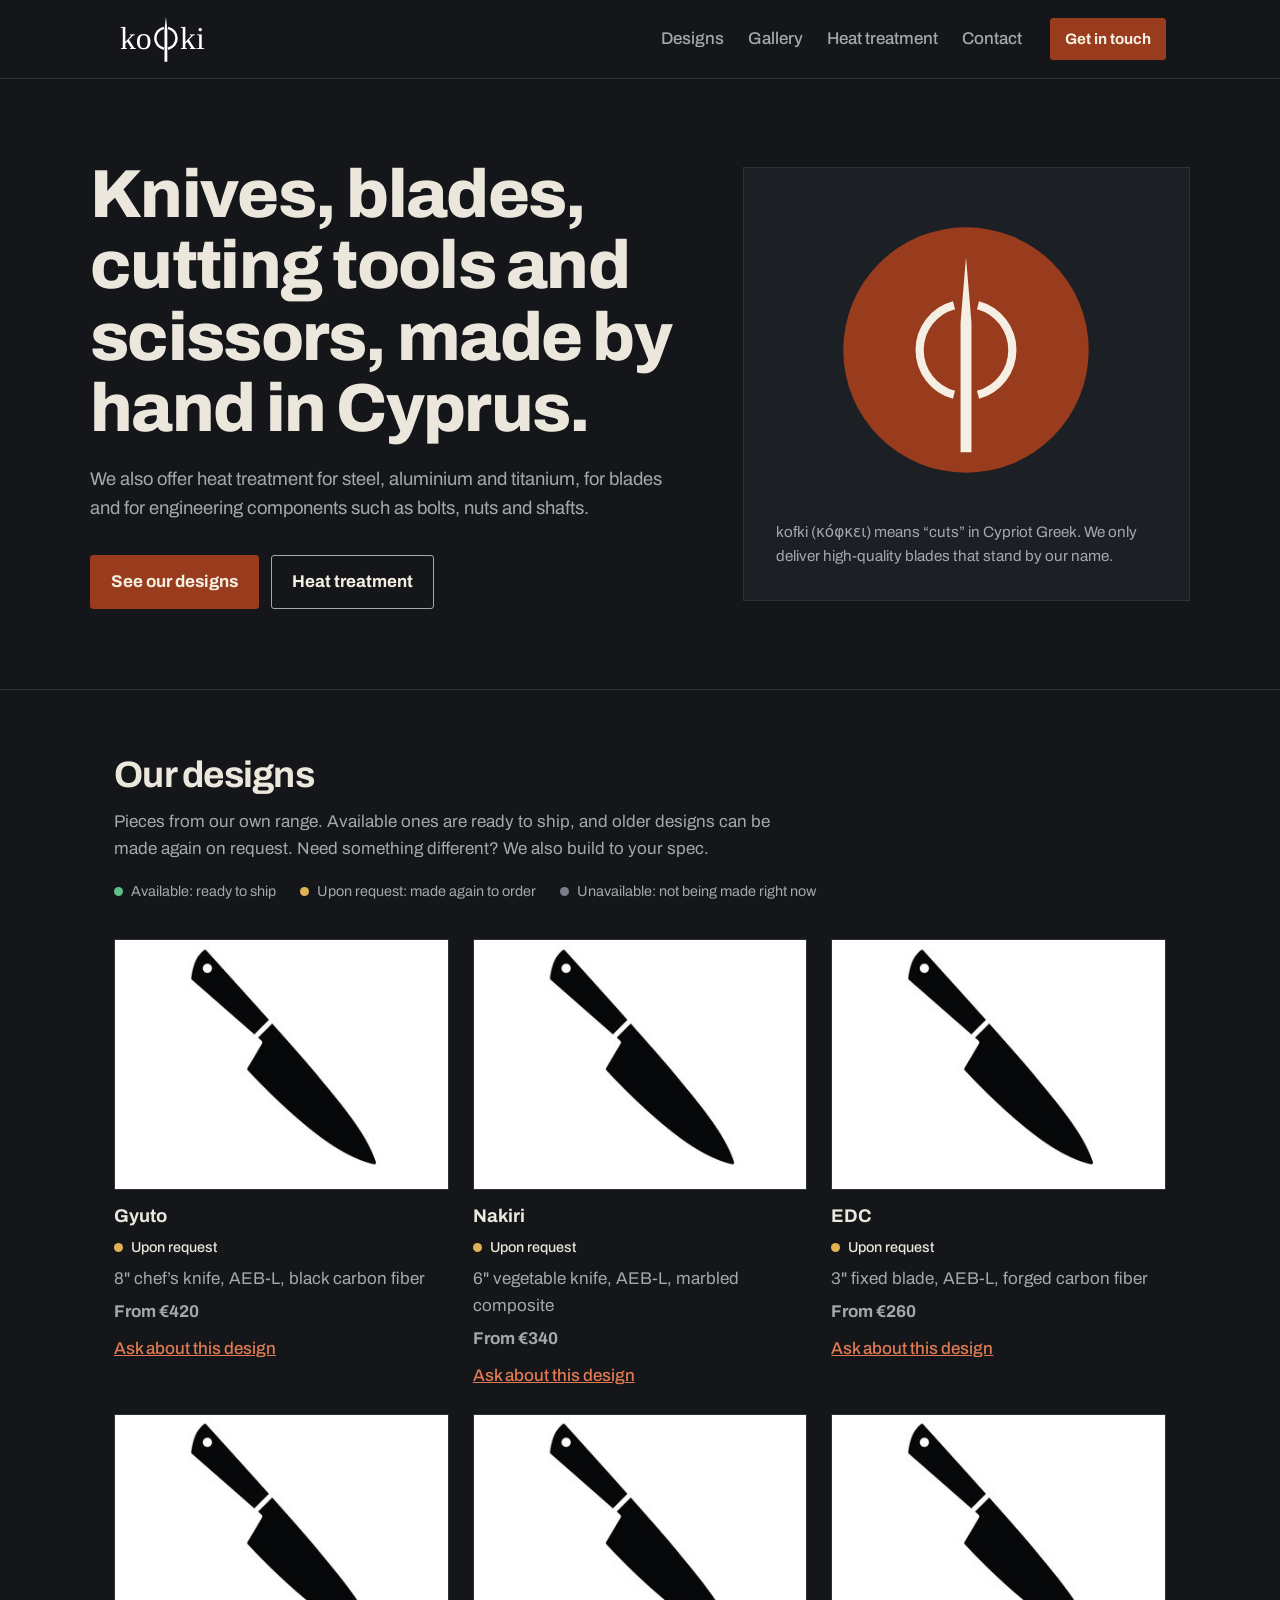
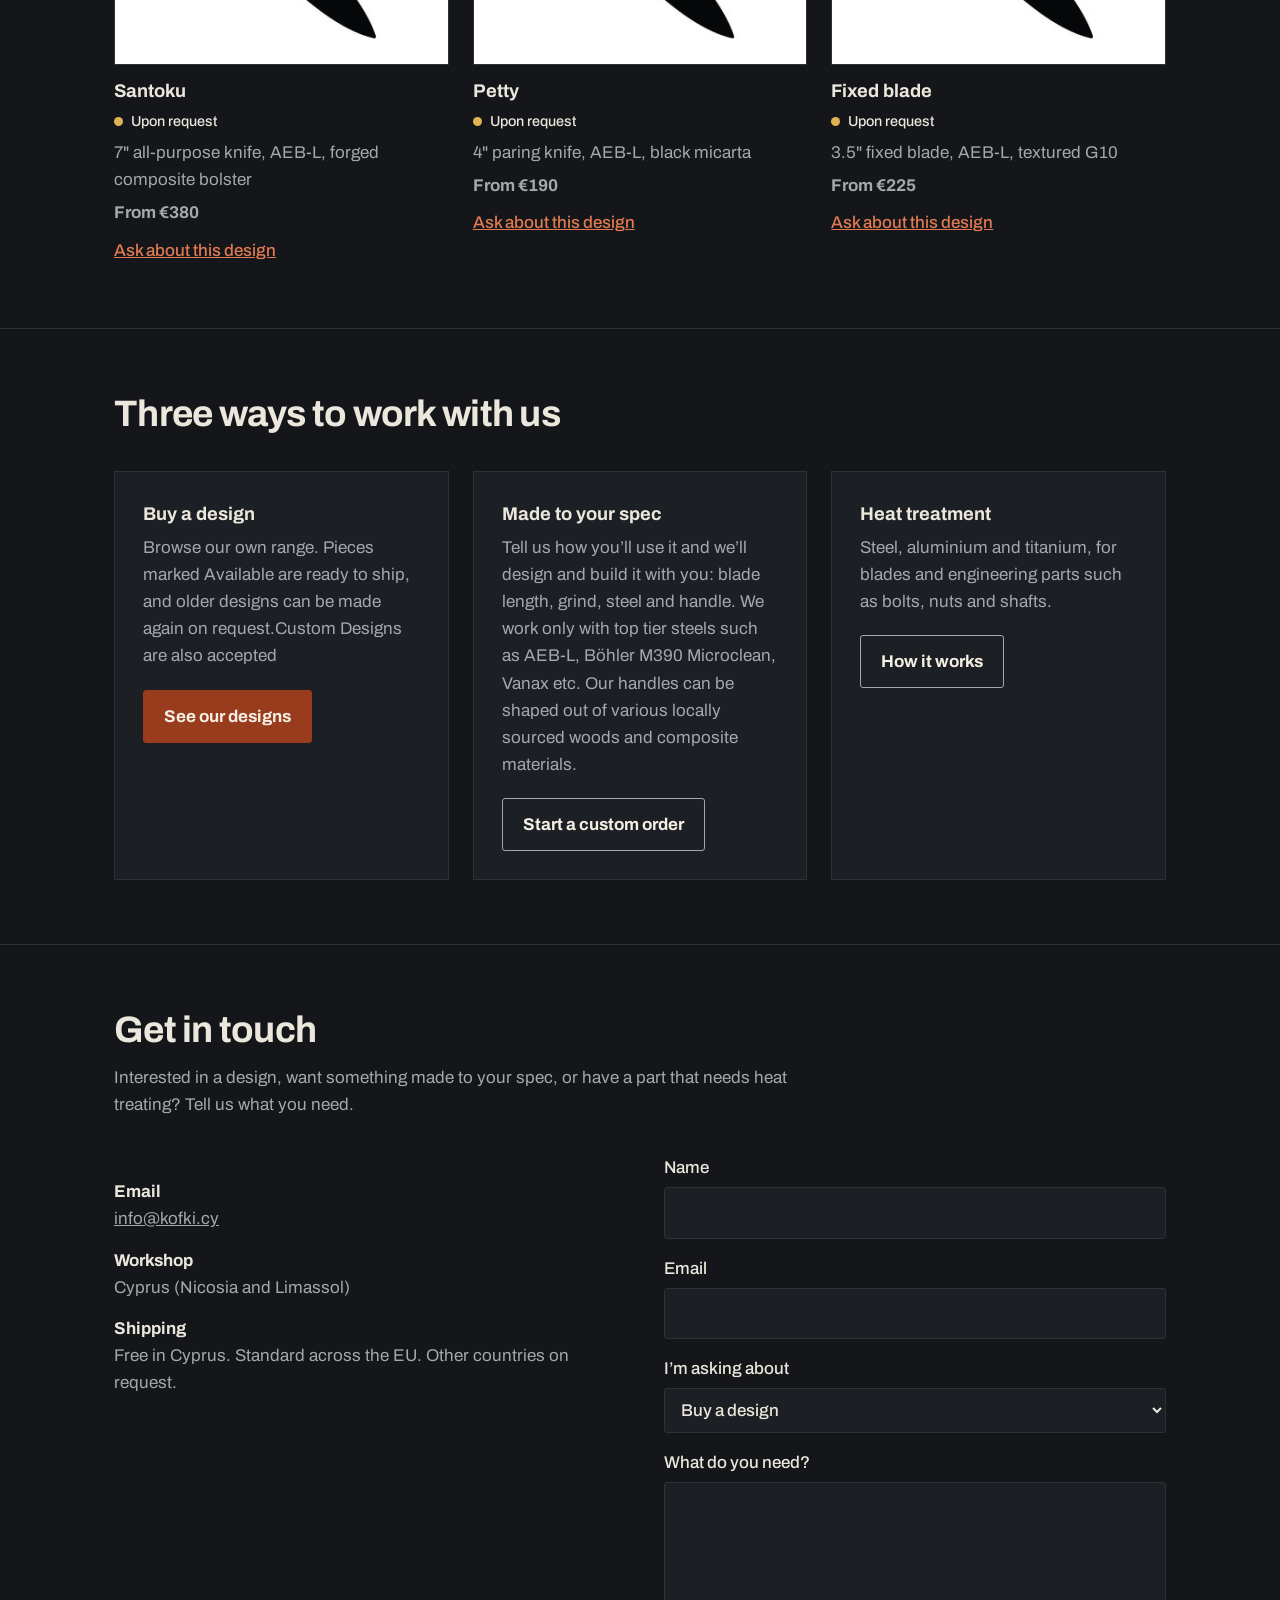
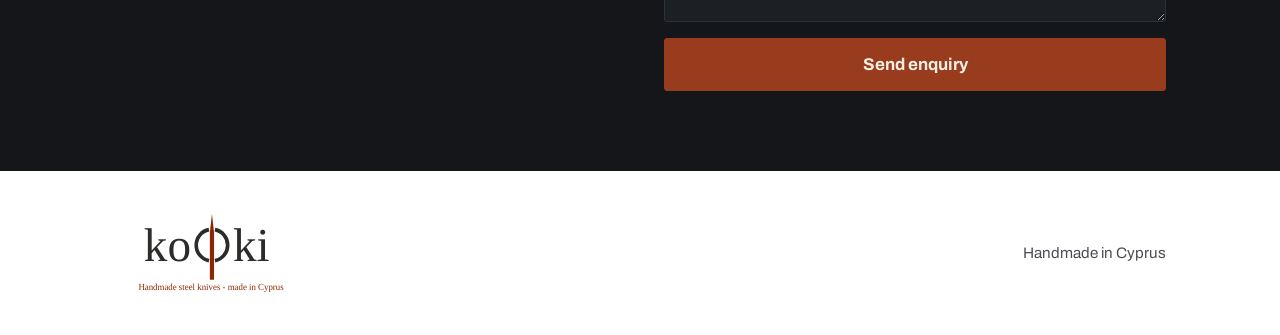
<file: index.html>
<!DOCTYPE html>
<html lang="en">
<head>
<meta charset="utf-8">
<meta name="viewport" content="width=device-width, initial-scale=1">
<title>koφki — Handmade knives, blades and cutting tools from Cyprus</title>
<meta name="description" content="Knives, blades, cutting tools and scissors made by hand in Cyprus, plus heat treatment for steel, aluminium and titanium.">
<link rel="icon" href="images/brand/kofki-icon.svg" type="image/svg+xml">
<link rel="preconnect" href="https://fonts.googleapis.com">
<link rel="preconnect" href="https://fonts.gstatic.com" crossorigin>
<link rel="stylesheet" href="https://fonts.googleapis.com/css2?family=Archivo:wght@400;500;700;800&display=swap">
<link rel="stylesheet" href="styles.css">
</head>
<body>
<header>
  <div class="bar">
    <a href="index.html"><img src="images/brand/kofki-wordmark-header.svg" alt="koφki"></a>
    <nav aria-label="Main">
      <a href="#designs">Designs</a>
      <a href="gallery.html">Gallery</a>
      <a href="heat-treatment.html">Heat treatment</a>
      <a href="#contact">Contact</a>
    </nav>
    <a class="btn sm" href="#contact">Get in touch</a>
  </div>
</header>

<main>
<div class="wrap hero">
  <div>
    <h1>Knives, blades, cutting tools and scissors, made by hand in Cyprus.</h1>
    <p class="lead">We also offer heat treatment for steel, aluminium and titanium, for blades and for engineering components such as bolts, nuts and shafts.</p>
    <div class="actions">
      <a class="btn" href="#designs">See our designs</a>
      <a class="btn alt" href="heat-treatment.html">Heat treatment</a>
    </div>
  </div>
  <figure class="mark">
    <svg viewBox="120 130 220 220" role="img" aria-label="The koφki mark: a blade seen edge-on inside a circle" xmlns="http://www.w3.org/2000/svg"><circle r="90" transform="translate(230 240)" fill="#993c1d"/><path d="M221.2,207.16c-14.861521,3.984807-25.194638,17.453529-25.194638,32.84s10.333117,28.855193,25.194638,32.84" fill="none" stroke="#f5efe3" stroke-width="6"/><path d="M238.8,207.16c14.861521,3.984807,25.194638,17.453529,25.194638,32.84s-10.333117,28.855193-25.194638,32.84" fill="none" stroke="#f5efe3" stroke-width="6"/><polygon points="230,172 234,220 234,315 226,315 226,220" fill="#f5efe3"/></svg>
    <figcaption>kofki (κόφκει) means “cuts” in Cypriot Greek. We only deliver high-quality blades that stand by our name.</figcaption>
  </figure>
</div>

<section id="designs">
  <div class="wrap">
    <h2>Our designs</h2>
    <p class="sub">Pieces from our own range. Available ones are ready to ship, and older designs can be made again on request. Need something different? We also build to your spec.</p>
    <div class="legend"><span class="status s-yes">Available: ready to ship</span><span class="status s-req">Upon request: made again to order</span><span class="status s-no">Unavailable: not being made right now</span></div>
    <div class="grid">
      <article class="card"><img src="images/knives/petra-gyro.jpg" alt="8 inch gyuto with black carbon fiber handle" loading="lazy"><h3>Gyuto</h3><div class="status s-req">Upon request</div><p>8" chef’s knife, AEB-L, black carbon fiber</p><p class="price">From €420</p><a class="ask" href="#contact" data-topic="Buy a design" data-item="Gyuto">Ask about this design</a></article>
      <article class="card"><img src="images/knives/akamas.jpg" alt="6 inch nakiri with marbled composite handle" loading="lazy"><h3>Nakiri</h3><div class="status s-req">Upon request</div><p>6" vegetable knife, AEB-L, marbled composite</p><p class="price">From €340</p><a class="ask" href="#contact" data-topic="Buy a design" data-item="Nakiri">Ask about this design</a></article>
      <article class="card"><img src="images/knives/troodos-edc.jpg" alt="3 inch fixed blade with forged carbon fiber handle" loading="lazy"><h3>EDC</h3><div class="status s-req">Upon request</div><p>3" fixed blade, AEB-L, forged carbon fiber</p><p class="price">From €260</p><a class="ask" href="#contact" data-topic="Buy a design" data-item="EDC">Ask about this design</a></article>
      <article class="card"><img src="images/knives/larnaka-santoku.jpg" alt="7 inch santoku with forged composite bolster" loading="lazy"><h3>Santoku</h3><div class="status s-req">Upon request</div><p>7" all-purpose knife, AEB-L, forged composite bolster</p><p class="price">From €380</p><a class="ask" href="#contact" data-topic="Buy a design" data-item="Santoku">Ask about this design</a></article>
      <article class="card"><img src="images/knives/paphos-paring.jpg" alt="4 inch petty knife with black micarta handle" loading="lazy"><h3>Petty</h3><div class="status s-req">Upon request</div><p>4" paring knife, AEB-L, black micarta</p><p class="price">From €190</p><a class="ask" href="#contact" data-topic="Buy a design" data-item="Petty">Ask about this design</a></article>
      <article class="card"><img src="images/knives/kyrenia-edc.jpg" alt="3.5 inch fixed blade with textured G10 handle" loading="lazy"><h3>Fixed blade</h3><div class="status s-req">Upon request</div><p>3.5" fixed blade, AEB-L, textured G10</p><p class="price">From €225</p><a class="ask" href="#contact" data-topic="Buy a design" data-item="Fixed blade">Ask about this design</a></article>
    </div>
  </div>
</section>

<section>
  <div class="wrap">
    <h2>Three ways to work with us</h2>
    <div class="paths">
      <div class="path"><h3>Buy a design</h3><p>Browse our own range. Pieces marked Available are ready to ship, and older designs can be made again on request.Custom Designs are also accepted</p><a class="btn" href="#designs">See our designs</a></div>
        <div class="path"><h3>Made to your spec</h3><p>Tell us how you’ll use it and we’ll design and build it with you: blade length, grind, steel and handle. We work only with top tier steels such as AEB-L, Böhler M390 Microclean, Vanax etc. Our handles can be shaped out of various locally sourced woods and composite materials.</p><a class="btn alt" href="#contact" data-topic="Custom order">Start a custom order</a></div>
      <div class="path"><h3>Heat treatment</h3><p>Steel, aluminium and titanium, for blades and engineering parts such as bolts, nuts and shafts.</p><a class="btn alt" href="heat-treatment.html">How it works</a></div>
    </div>
  </div>
</section>

<section id="contact">
  <div class="wrap">
    <h2>Get in touch</h2>
    <p class="sub">Interested in a design, want something made to your spec, or have a part that needs heat treating? Tell us what you need.</p>
    <div class="contact">
      <dl>
        <dt>Email</dt><dd><a href="mailto:info@kofki.cy">info@kofki.cy</a></dd>
        <dt>Workshop</dt><dd>Cyprus (Nicosia and Limassol)</dd>
        <dt>Shipping</dt><dd>Free in Cyprus. Standard across the EU. Other countries on request.</dd>
      </dl>
      <form id="f" action="https://formspree.io/f/mnpaonnn" method="POST">
        <input type="hidden" name="_subject" value="New enquiry from kofki.cy">
        <input type="text" name="_gotcha" tabindex="-1" autocomplete="off" style="display:none">
        <label>Name<input name="name" required autocomplete="name"></label>
        <label>Email<input name="email" type="email" required autocomplete="email"></label>
        <label>I’m asking about<select name="topic"><option>Buy a design</option><option>Custom order</option><option>Heat treatment</option><option>Something else</option></select></label>
        <label>What do you need?<textarea name="message" required></textarea></label>
        <button class="btn" type="submit">Send enquiry</button>
        <p id="status" role="status" aria-live="polite"></p>
      </form>
    </div>
  </div>
</section>
</main>

<footer>
  <div class="wrap"><img src="images/brand/kofki-wordmark-footer.svg" alt="koφki — κόφκει"><span>Handmade in Cyprus</span></div>
</footer>

<script>
const f=document.getElementById('f');
const t=new URLSearchParams(location.search).get('topic');
if(t)f.topic.value=t;
document.querySelectorAll('[data-topic]').forEach(a=>a.addEventListener('click',()=>{f.topic.value=a.dataset.topic;f.message.value=a.dataset.item?'I’m interested in the '+a.dataset.item+'.':'';}));
f.addEventListener('submit',async e=>{
  e.preventDefault();
  const b=f.querySelector('button[type=submit]'),st=document.getElementById('status');
  b.disabled=true;st.textContent='Sending…';
  try{
    const r=await fetch(f.action,{method:'POST',body:new FormData(f),headers:{Accept:'application/json'}});
    if(!r.ok)throw new Error();
    f.reset();st.textContent='Thanks, your message has been sent. We’ll reply soon.';
  }catch(err){st.textContent='Something went wrong. Please try again or email info@kofki.cy.';}
  b.disabled=false;
});
</script>
</body>
</html>
</file>
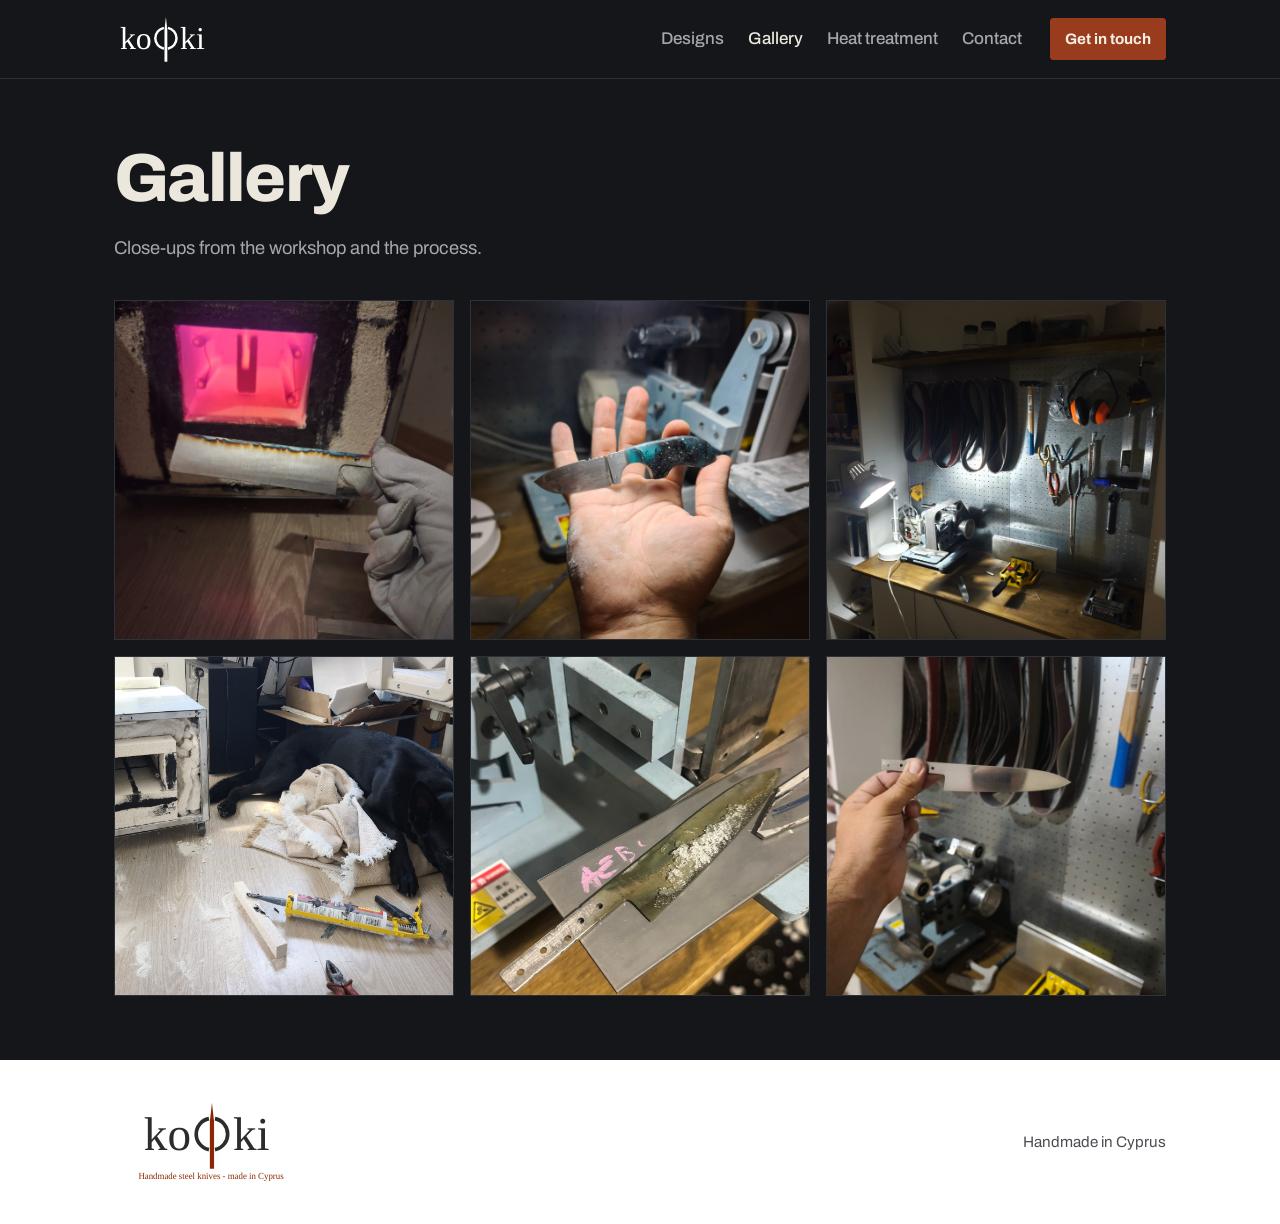
<file: gallery.html>
<!DOCTYPE html>
<html lang="en">
<head>
<meta charset="utf-8">
<meta name="viewport" content="width=device-width, initial-scale=1">
<title>Gallery — koφki</title>
<meta name="description" content="Finished knives from the koφki workshop in Cyprus.">
<link rel="icon" href="images/brand/kofki-icon.svg" type="image/svg+xml">
<link rel="preconnect" href="https://fonts.googleapis.com">
<link rel="preconnect" href="https://fonts.gstatic.com" crossorigin>
<link rel="stylesheet" href="https://fonts.googleapis.com/css2?family=Archivo:wght@400;500;700;800&display=swap">
<link rel="stylesheet" href="styles.css">
</head>
<body>
<header>
  <div class="bar">
    <a href="index.html"><img src="images/brand/kofki-wordmark-header.svg" alt="koφki"></a>
    <nav aria-label="Main">
      <a href="index.html#designs">Designs</a>
      <a href="gallery.html" aria-current="page">Gallery</a>
      <a href="heat-treatment.html">Heat treatment</a>
      <a href="index.html#contact">Contact</a>
    </nav>
    <a class="btn sm" href="index.html#contact">Get in touch</a>
  </div>
</header>

<main class="wrap" style="padding-top:64px;padding-bottom:64px">
  <h1>Gallery</h1>
  <p class="lead">Close-ups from the workshop and the process.</p>
  <div class="gallery">
    <!-- To add a photo: upload it to images/gallery/ and add a line like the next one at the TOP of this list.
    <img src="images/gallery/your-photo.jpg" alt="Short description of the photo" loading="lazy"> -->
    <img src="images/gallery/heat treatment work.jpg" alt="Heat treating the Nakiri" loading="lazy">
    <img src="images/gallery/1.jpg" alt="small edc with resin" loading="lazy">
    <img src="images/gallery/2.jpg" alt="workshop" loading="lazy">
    <img src="images/gallery/3.jpg" alt="olaf with klin making" loading="lazy">
    <img src="images/gallery/4.jpg" alt="aeb-l with ice" loading="lazy">
    <img src="images/gallery/55.jpg" alt="holding petty" loading="lazy">
  </div>
</main>

<footer>
  <div class="wrap"><img src="images/brand/kofki-wordmark-footer.svg" alt="koφki — κόφκει"><span>Handmade in Cyprus</span></div>
</footer>
</body>
</html>
</file>
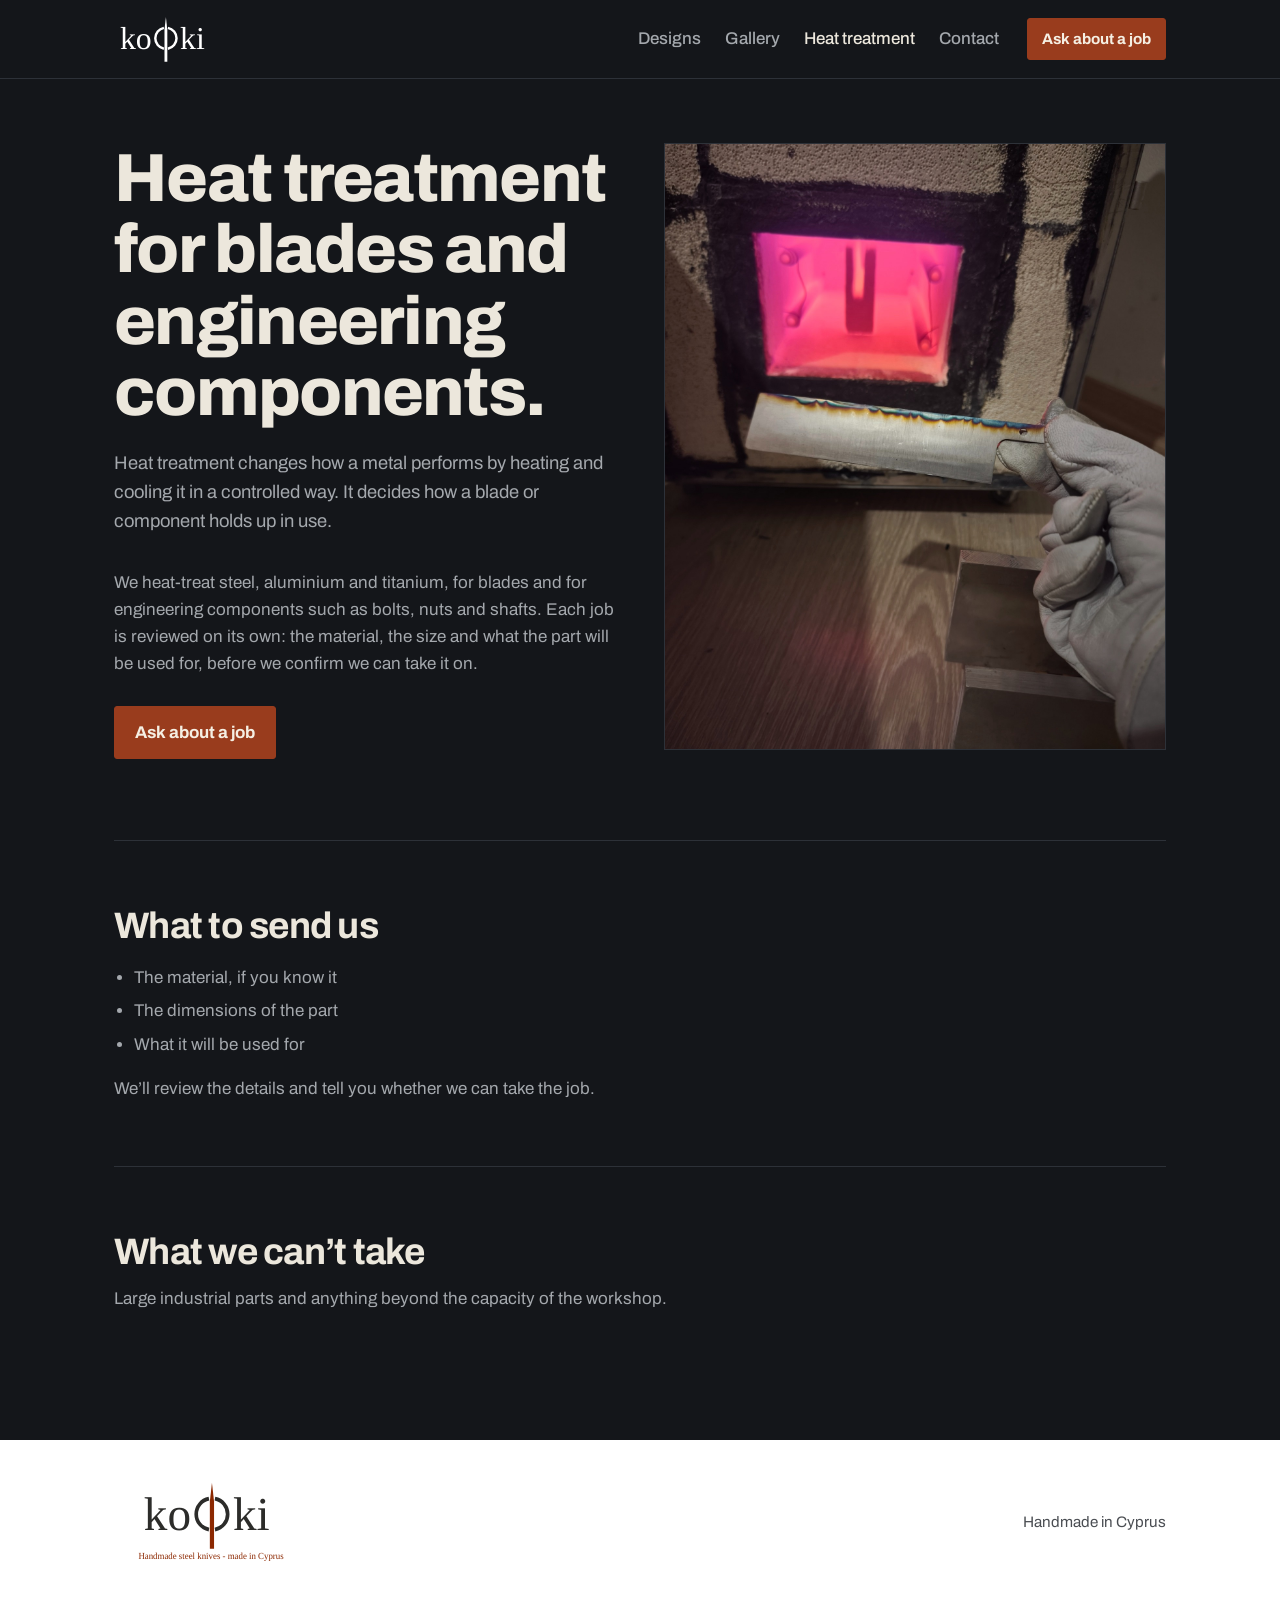
<file: heat-treatment.html>
<!DOCTYPE html>
<html lang="en">
<head>
<meta charset="utf-8">
<meta name="viewport" content="width=device-width, initial-scale=1">
<title>Heat treatment — koφki</title>
<meta name="description" content="Heat treatment for steel, aluminium and titanium blades and engineering components such as bolts, nuts and shafts, from the koφki workshop in Cyprus.">
<link rel="icon" href="images/brand/kofki-icon.svg" type="image/svg+xml">
<link rel="preconnect" href="https://fonts.googleapis.com">
<link rel="preconnect" href="https://fonts.gstatic.com" crossorigin>
<link rel="stylesheet" href="https://fonts.googleapis.com/css2?family=Archivo:wght@400;500;700;800&display=swap">
<link rel="stylesheet" href="styles.css">
</head>
<body>
<header>
  <div class="bar">
    <a href="index.html"><img src="images/brand/kofki-wordmark-header.svg" alt="koφki"></a>
    <nav aria-label="Main">
      <a href="index.html#designs">Designs</a>
      <a href="gallery.html">Gallery</a>
      <a href="heat-treatment.html" aria-current="page">Heat treatment</a>
      <a href="index.html#contact">Contact</a>
    </nav>
    <a class="btn sm" href="index.html?topic=Heat%20treatment#contact">Ask about a job</a>
  </div>
</header>

<main class="wrap" style="padding-top:64px;padding-bottom:64px">
  <div class="two">
    <div>
      <h1>Heat treatment for blades and engineering components.</h1>
      <p class="lead">Heat treatment changes how a metal performs by heating and cooling it in a controlled way. It decides how a blade or component holds up in use.</p>
      <p class="sub">We heat-treat steel, aluminium and titanium, for blades and for engineering components such as bolts, nuts and shafts. Each job is reviewed on its own: the material, the size and what the part will be used for, before we confirm we can take it on.</p>
      <p style="margin-top:28px"><a class="btn" href="index.html?topic=Heat%20treatment#contact">Ask about a job</a></p>
    </div>
    <img src="images/brand/heat-treatment-workshop.jpg" alt="Heat treatment work">
  </div>

  <section style="margin-top:64px">
    <h2>What to send us</h2>
    <ul class="list">
      <li>The material, if you know it</li>
      <li>The dimensions of the part</li>
      <li>What it will be used for</li>
    </ul>
    <p class="sub" style="margin-top:16px">We’ll review the details and tell you whether we can take the job.</p>
  </section>

  <section>
    <h2>What we can’t take</h2>
    <p class="sub">Large industrial parts and anything beyond the capacity of the workshop.</p>
  </section>
</main>

<footer>
  <div class="wrap"><img src="images/brand/kofki-wordmark-footer.svg" alt="koφki — κόφκει"><span>Handmade in Cyprus</span></div>
</footer>
</body>
</html>
</file>
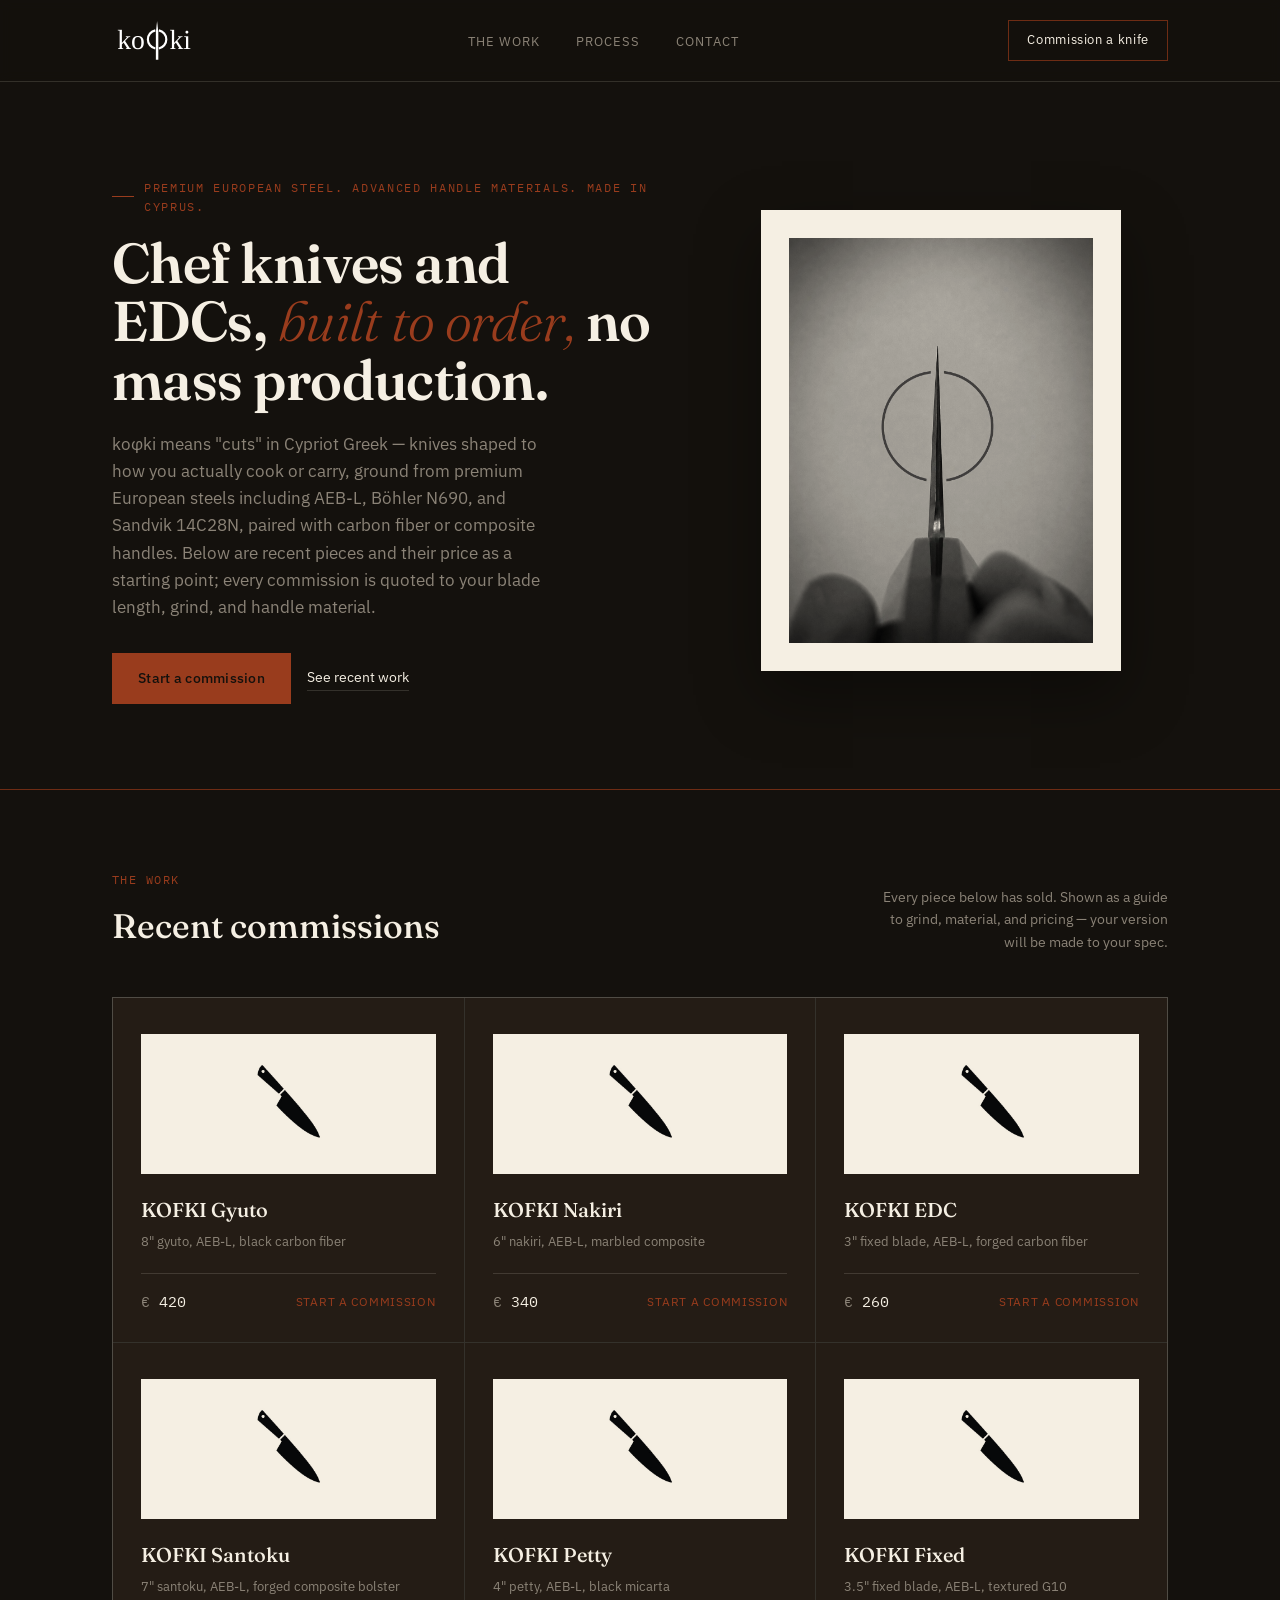
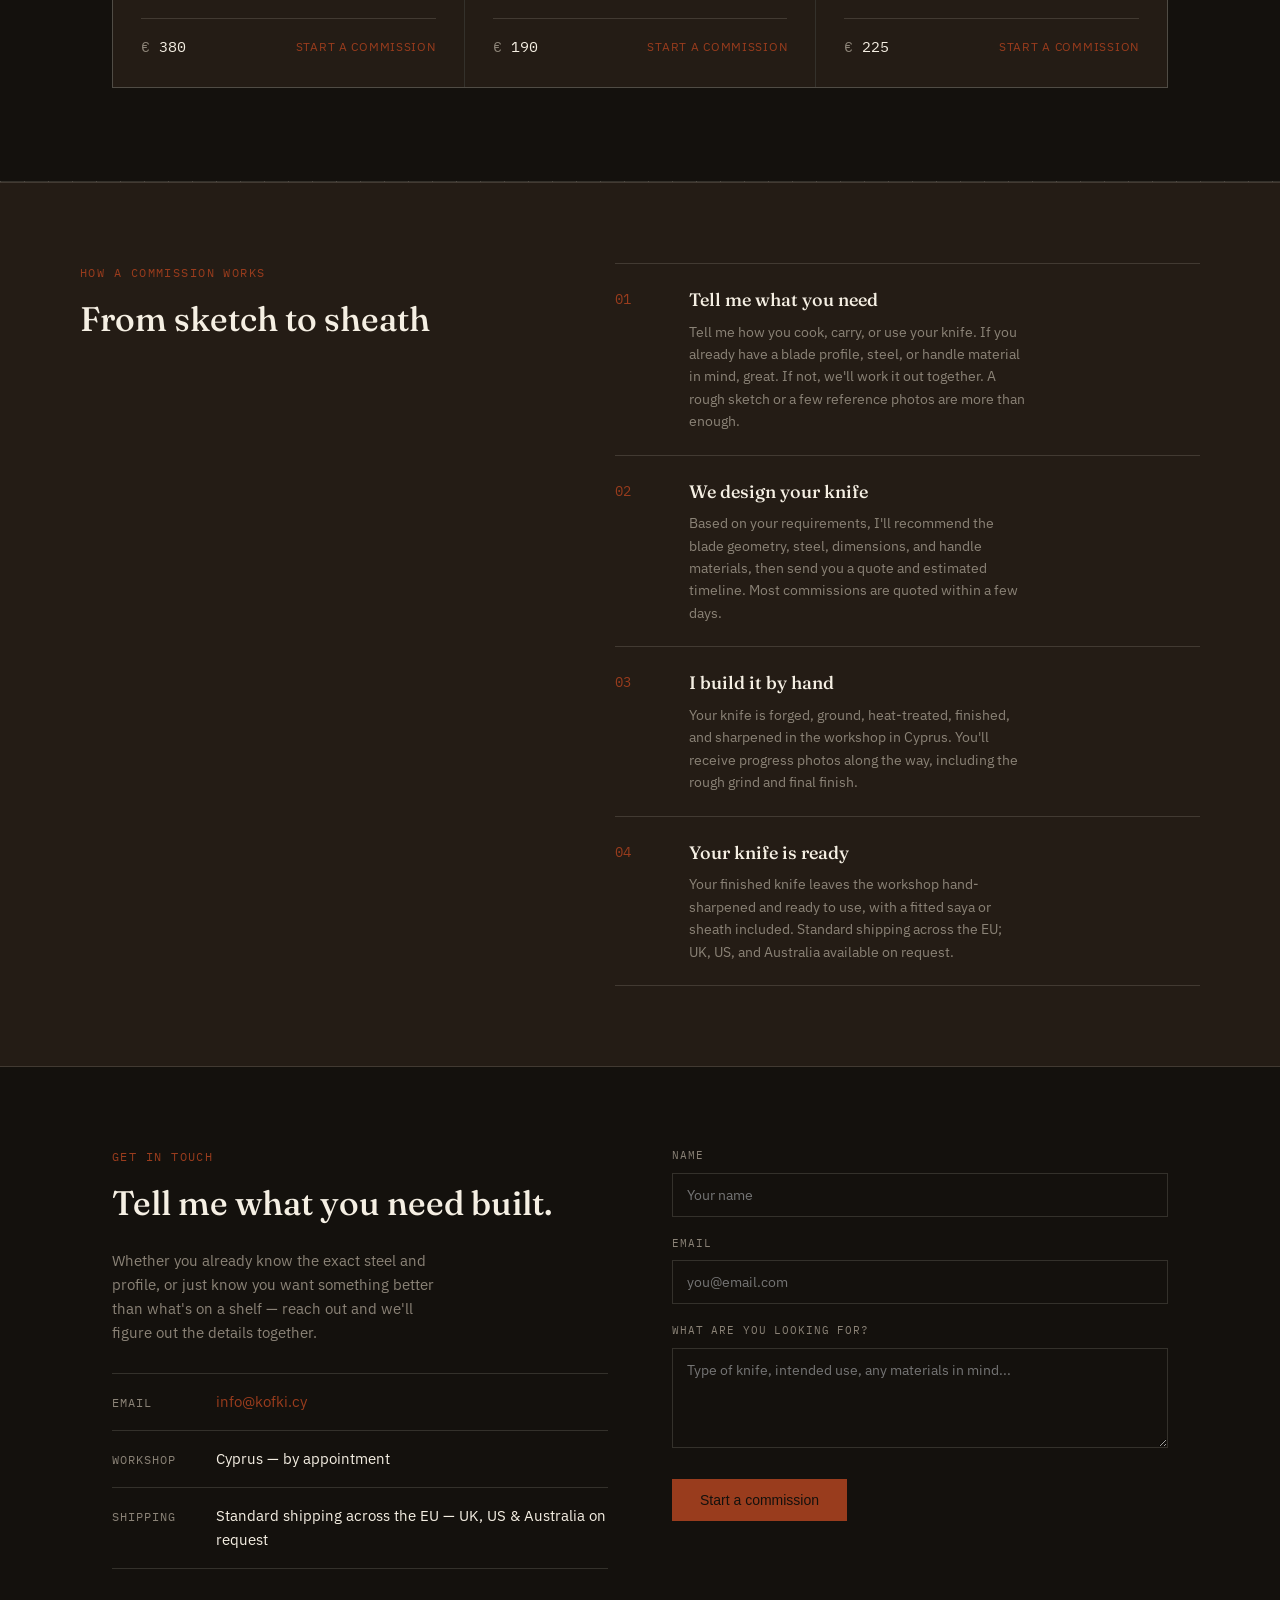
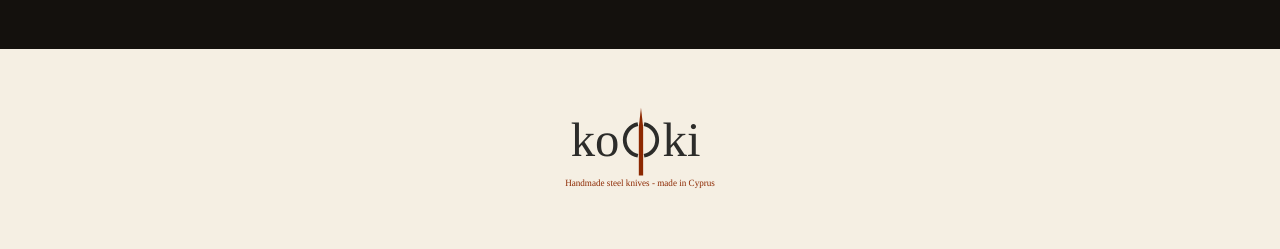
<file: index (1).html>
<!DOCTYPE html>
<html lang="en">
<head>
<meta charset="UTF-8">
<meta name="viewport" content="width=device-width, initial-scale=1.0">
<title>koφki — Custom Chef Knives &amp; EDC, Built to Order</title>
<link rel="preconnect" href="https://fonts.googleapis.com">
<link rel="preconnect" href="https://fonts.gstatic.com" crossorigin>
<link rel="icon" type="image/svg+xml" href="images/brand/kofki-icon.svg">
<link href="https://fonts.googleapis.com/css2?family=Fraunces:opsz,wght@9..144,300;9..144,500;9..144,600;9..144,700&family=IBM+Plex+Sans:wght@400;500&family=IBM+Plex+Mono:wght@400;500&display=swap" rel="stylesheet">
<style>
  :root{
    --forge-black:#14110D;
    --bone:#F5EFE3;
    --ember:#993C1D;
    --ember-dim:#6E2C14;
    --ash:#8B8377;
    --walnut:#241C15;
    --walnut-line:#3A2E22;
    --hairline:rgba(245,239,227,0.14);
  }
  *{margin:0;padding:0;box-sizing:border-box;}
  html{scroll-behavior:smooth;}
  body{
    background:var(--forge-black);
    color:var(--bone);
    font-family:'IBM Plex Sans',sans-serif;
    line-height:1.6;
    -webkit-font-smoothing:antialiased;
  }
  a{color:inherit;text-decoration:none;}
  img,svg{display:block;max-width:100%;}

  .wrap{max-width:1120px;margin:0 auto;padding:0 32px;}

  /* ---- nav ---- */
  header{
    position:sticky;top:0;z-index:20;
    background:rgba(20,17,13,0.92);
    backdrop-filter:blur(6px);
    border-bottom:1px solid var(--hairline);
  }
  .navbar{
    display:flex;align-items:center;justify-content:space-between;
    padding:20px 32px;max-width:1120px;margin:0 auto;
  }
  .header-wordmark{height:40px;width:auto;display:block;}
  nav ul{display:flex;gap:36px;list-style:none;}
  nav a{
    font-size:13px;
    letter-spacing:0.08em;
    text-transform:uppercase;
    color:var(--ash);
    transition:color .2s ease;
  }
  nav a:hover{color:var(--bone);}
  .nav-cta{
    border:1px solid var(--ember-dim);
    padding:9px 18px;
    font-size:13px;
    letter-spacing:0.05em;
    color:var(--bone);
    transition:background .2s ease,border-color .2s ease;
  }
  .nav-cta:hover{background:var(--ember-dim);border-color:var(--ember);}

  /* ---- blade edge divider (signature element) ---- */
  .blade-edge{
    height:14px;
    width:100%;
    background-image:
      repeating-linear-gradient(90deg, var(--hairline) 0px, var(--hairline) 1px, transparent 1px, transparent 24px);
    background-position:bottom;
    background-size:100% 1px;
    background-repeat:no-repeat;
    position:relative;
    margin:0;
  }
  .blade-edge::before{
    content:"";
    position:absolute;
    left:0;right:0;bottom:0;
    height:1px;
    background:var(--hairline);
  }
  .blade-edge.accent::before{background:var(--ember-dim);}

  /* ---- hero ---- */
  .hero{
    padding:96px 32px 72px;
    max-width:1120px;margin:0 auto;
    display:grid;
    grid-template-columns:1.1fr 0.9fr;
    gap:48px;
    align-items:center;
  }
  .eyebrow{
    font-family:'IBM Plex Mono',monospace;
    font-size:12px;
    letter-spacing:0.14em;
    text-transform:uppercase;
    color:var(--ember);
    margin-bottom:18px;
    display:flex;align-items:center;gap:10px;
  }
  .eyebrow::before{
    content:"";
    width:24px;height:1px;
    background:var(--ember);
  }
  h1{
    font-family:'Fraunces',serif;
    font-weight:600;
    font-size:56px;
    line-height:1.04;
    letter-spacing:-0.01em;
    margin-bottom:22px;
  }
  h1 em{
    font-style:italic;
    font-weight:300;
    color:var(--ember);
  }
  .hero-lede{
    color:var(--ash);
    font-size:17px;
    max-width:44ch;
    margin-bottom:32px;
  }
  .hero-actions{display:flex;gap:16px;align-items:center;}
  .btn-primary{
    background:var(--ember);
    color:var(--forge-black);
    font-weight:500;
    padding:14px 26px;
    font-size:14px;
    letter-spacing:0.02em;
    transition:background .2s ease;
  }
  .btn-primary:hover{background:#B84E27;}
  .btn-ghost{
    color:var(--bone);
    font-size:14px;
    border-bottom:1px solid var(--hairline);
    padding-bottom:2px;
    transition:border-color .2s ease;
  }
  .btn-ghost:hover{border-color:var(--ember);}

  .hero-art{
    display:flex;justify-content:center;align-items:center;
  }
  .hero-photo-frame{
    background:var(--bone);
    padding:28px;
    width:100%;
    max-width:360px;
    display:flex;justify-content:center;align-items:center;
    box-shadow:0 24px 60px rgba(0,0,0,0.35);
  }
  .hero-photo-frame img{
    width:100%;
    height:auto;
    mix-blend-mode:multiply;
  }

  /* ---- section headers ---- */
  .section{padding:80px 0;}
  .section-head{
    display:flex;justify-content:space-between;align-items:flex-end;
    margin-bottom:44px;gap:24px;flex-wrap:wrap;
  }
  .section-eyebrow{
    font-family:'IBM Plex Mono',monospace;
    font-size:12px;letter-spacing:0.12em;text-transform:uppercase;
    color:var(--ember);margin-bottom:10px;
  }
  h2{
    font-family:'Fraunces',serif;
    font-weight:500;
    font-size:34px;
  }
  .section-note{
    color:var(--ash);font-size:14px;max-width:36ch;text-align:right;
  }

  /* ---- catalog ---- */
  .catalog-grid{
    display:grid;
    grid-template-columns:repeat(3,1fr);
    gap:1px;
    background:var(--hairline);
    border:1px solid var(--hairline);
  }
  .knife-card{
    background:var(--walnut);
    padding:36px 28px 28px;
    display:flex;flex-direction:column;
    transition:background .25s ease;
  }
  .knife-card:hover{background:#2A2118;}
  .knife-art{
    height:140px;
    display:flex;align-items:center;justify-content:center;
    margin-bottom:20px;
    background:var(--bone);
  }
  .knife-art img{width:100%;height:100%;object-fit:contain;padding:14px;mix-blend-mode:multiply;}
  .knife-name{
    font-family:'Fraunces',serif;
    font-weight:500;
    font-size:20px;
    margin-bottom:6px;
  }
  .knife-spec{
    color:var(--ash);
    font-size:13px;
    margin-bottom:20px;
    flex-grow:1;
  }
  .knife-foot{
    display:flex;justify-content:space-between;align-items:center;
    border-top:1px solid var(--hairline);
    padding-top:16px;
  }
  .knife-price{
    font-family:'IBM Plex Mono',monospace;
    font-size:15px;
    color:var(--bone);
  }
  .knife-price::before{content:"€ ";color:var(--ash);}
  .knife-link{
    font-size:12px;letter-spacing:0.06em;text-transform:uppercase;
    color:var(--ember);
    border-bottom:1px solid transparent;
  }
  .knife-link:hover{border-color:var(--ember);}

  /* ---- process ---- */
  .process{
    background:var(--walnut);
    border-top:1px solid var(--hairline);
    border-bottom:1px solid var(--hairline);
  }
  .process-inner{
    padding:80px 0;
    display:grid;grid-template-columns:0.9fr 1.1fr;gap:56px;align-items:start;
  }
  .process-list{list-style:none;}
  .process-list li{
    display:grid;grid-template-columns:56px 1fr;gap:18px;
    padding:22px 0;
    border-top:1px solid var(--hairline);
  }
  .process-list li:last-child{border-bottom:1px solid var(--hairline);}
  .process-mark{
    font-family:'IBM Plex Mono',monospace;
    color:var(--ember);
    font-size:14px;
    padding-top:2px;
  }
  .process-list h3{
    font-family:'Fraunces',serif;
    font-weight:500;
    font-size:18px;
    margin-bottom:6px;
  }
  .process-list p{color:var(--ash);font-size:14px;max-width:42ch;}

  /* ---- contact ---- */
  .contact-inner{
    display:grid;grid-template-columns:1fr 1fr;gap:64px;
  }
  .contact-copy p{color:var(--ash);font-size:15px;max-width:38ch;margin-bottom:28px;}
  .contact-detail{
    display:flex;align-items:baseline;gap:14px;
    padding:16px 0;border-top:1px solid var(--hairline);
  }
  .contact-detail:last-child{border-bottom:1px solid var(--hairline);}
  .contact-label{
    font-family:'IBM Plex Mono',monospace;
    font-size:12px;color:var(--ash);text-transform:uppercase;letter-spacing:0.08em;
    min-width:90px;
  }
  .contact-value{font-size:15px;}
  .contact-value.link{color:var(--ember);}

  form{display:flex;flex-direction:column;gap:18px;}
  label{
    font-family:'IBM Plex Mono',monospace;
    font-size:11px;text-transform:uppercase;letter-spacing:0.08em;
    color:var(--ash);margin-bottom:8px;display:block;
  }
  input,textarea{
    width:100%;
    background:transparent;
    border:1px solid var(--hairline);
    color:var(--bone);
    font-family:'IBM Plex Sans',sans-serif;
    font-size:14px;
    padding:12px 14px;
    transition:border-color .2s ease;
  }
  input:focus,textarea:focus{outline:none;border-color:var(--ember);}
  textarea{resize:vertical;min-height:100px;}
  .form-submit{
    align-self:flex-start;
    margin-top:6px;
    background:var(--ember);
    color:var(--forge-black);
    font-weight:500;
    padding:13px 28px;
    font-size:14px;
    border:none;
    cursor:pointer;
    transition:background .2s ease;
  }
  .form-submit:hover{background:#B84E27;}

  footer{
    background:var(--bone);
    padding:56px 32px 40px;
    text-align:center;
  }
  .footer-wordmark{
    width:100%;
    max-width:200px;
    margin:0 auto 18px;
  }
  .footer-tagline{
    color:#5A5650;
    font-size:12px;
    letter-spacing:0.04em;
  }

  @media (max-width:860px){
    .hero{grid-template-columns:1fr;padding-top:64px;}
    .hero-art{order:-1;}
    h1{font-size:38px;}
    .catalog-grid{grid-template-columns:1fr 1fr;}
    .process-inner,.contact-inner{grid-template-columns:1fr;gap:36px;}
    nav ul{display:none;}
    .section-note{text-align:left;}
  }
  @media (max-width:560px){
    .catalog-grid{grid-template-columns:1fr;}
    h1{font-size:32px;}
  }
</style>
</head>
<body>

<header>
  <div class="navbar">
    <a href="#" class="header-brand-link">
      <img class="header-wordmark" src="images/brand/kofki-wordmark-header.svg" alt="koφki">
    </a>
    <nav><ul>
      <li><a href="#work">The Work</a></li>
      <li><a href="#process">Process</a></li>
      <li><a href="#contact">Contact</a></li>
    </ul></nav>
    <a href="#contact" class="nav-cta">Commission a knife</a>
  </div>
</header>

<section class="hero">
  <div>
    <div class="eyebrow">Premium European steel. Advanced Handle Materials. Made in Cyprus.</div>
    <h1>Chef knives and EDCs, <em>built to order,</em> no mass production.</h1>
    <p class="hero-lede">koφki means "cuts" in Cypriot Greek — knives shaped to how you actually cook or carry, ground from premium European steels including AEB-L, Böhler N690, and Sandvik 14C28N, paired with carbon fiber or composite handles. Below are recent pieces and their price as a starting point; every commission is quoted to your blade length, grind, and handle material.</p>
    <div class="hero-actions">
      <a href="#contact" class="btn-primary">Start a commission</a>
      <a href="#work" class="btn-ghost">See recent work</a>
    </div>
  </div>
  <div class="hero-art">
    <div class="hero-photo-frame">
      <img src="images/brand/hero-featured.jpg" alt="koφki knife photo — replace with a real product shot">
    </div>
  </div>
</section>

<div class="blade-edge accent"></div>

<section class="section" id="work">
  <div class="wrap">
    <div class="section-head">
      <div>
        <div class="section-eyebrow">The work</div>
        <h2>Recent commissions</h2>
      </div>
      <p class="section-note">Every piece below has sold. Shown as a guide to grind, material, and pricing — your version will be made to your spec.</p>
    </div>

    <div class="catalog-grid">

      <!-- ============================================
           KNIFE CARD — copy this whole block to ADD a knife.
           Delete the whole block (from <div class="knife-card"> 
           to its closing </div>) to REMOVE one.
           1. Upload the new knife's photo into images/knives/
              (give it a short filename, e.g. my-new-knife.jpg)
           2. Point the img src at images/knives/my-new-knife.jpg
           3. Update the name, spec line, and price
           4. Update the alt text to match
      ============================================= -->
      <div class="knife-card">
        <div class="knife-art">
          <img src="images/knives/petra-gyro.jpg" alt="KOFKI Gyuto — 8 inch chef's knife">
        </div>
        <div class="knife-name">KOFKI Gyuto</div>
        <div class="knife-spec">8&quot; gyuto, AEB-L, black carbon fiber</div>
        <div class="knife-foot">
          <span class="knife-price">420</span>
          <a href="#contact" class="knife-link">Start a commission</a>
        </div>
      </div>

      <div class="knife-card">
        <div class="knife-art">
          <img src="images/knives/akamas.jpg" alt="KOFKI Nakiri — 6 inch nakiri">
        </div>
        <div class="knife-name">KOFKI Nakiri</div>
        <div class="knife-spec">6&quot; nakiri, AEB-L, marbled composite</div>
        <div class="knife-foot">
          <span class="knife-price">340</span>
          <a href="#contact" class="knife-link">Start a commission</a>
        </div>
      </div>

      <div class="knife-card">
        <div class="knife-art">
          <img src="images/knives/troodos-edc.jpg" alt="KOFKI EDC — 3 inch fixed blade">
        </div>
        <div class="knife-name">KOFKI EDC</div>
        <div class="knife-spec">3&quot; fixed blade, AEB-L, forged carbon fiber</div>
        <div class="knife-foot">
          <span class="knife-price">260</span>
          <a href="#contact" class="knife-link">Start a commission</a>
        </div>
      </div>

      <div class="knife-card">
        <div class="knife-art">
          <img src="images/knives/larnaka-santoku.jpg" alt="KOFKI Santoku — 7 inch santoku">
        </div>
        <div class="knife-name">KOFKI Santoku</div>
        <div class="knife-spec">7&quot; santoku, AEB-L, forged composite bolster</div>
        <div class="knife-foot">
          <span class="knife-price">380</span>
          <a href="#contact" class="knife-link">Start a commission</a>
        </div>
      </div>

      <div class="knife-card">
        <div class="knife-art">
          <img src="images/knives/paphos-paring.jpg" alt="KOFKI Petty — 4 inch paring knife">
        </div>
        <div class="knife-name">KOFKI Petty</div>
        <div class="knife-spec">4&quot; petty, AEB-L, black micarta</div>
        <div class="knife-foot">
          <span class="knife-price">190</span>
          <a href="#contact" class="knife-link">Start a commission</a>
        </div>
      </div>

      <div class="knife-card">
        <div class="knife-art">
          <img src="images/knives/kyrenia-edc.jpg" alt="KOFKI Fixed — 3.5 inch fixed blade">
        </div>
        <div class="knife-name">KOFKI Fixed</div>
        <div class="knife-spec">3.5&quot; fixed blade, AEB-L, textured G10</div>
        <div class="knife-foot">
          <span class="knife-price">225</span>
          <a href="#contact" class="knife-link">Start a commission</a>
        </div>
      </div>
      <!-- ============ END KNIFE CARDS ============ -->

    </div>
  </div>
</section>

<div class="blade-edge"></div>

<section class="process" id="process">
  <div class="wrap process-inner">
    <div>
      <div class="section-eyebrow">How a commission works</div>
      <h2>From sketch to sheath</h2>
    </div>
    <ul class="process-list">
      <li>
        <span class="process-mark">01</span>
        <div>
          <h3>Tell me what you need</h3>
          <p>Tell me how you cook, carry, or use your knife. If you already have a blade profile, steel, or handle material in mind, great. If not, we'll work it out together. A rough sketch or a few reference photos are more than enough.</p>
        </div>
      </li>
      <li>
        <span class="process-mark">02</span>
        <div>
          <h3>We design your knife</h3>
          <p>Based on your requirements, I'll recommend the blade geometry, steel, dimensions, and handle materials, then send you a quote and estimated timeline. Most commissions are quoted within a few days.</p>
        </div>
      </li>
      <li>
        <span class="process-mark">03</span>
        <div>
          <h3>I build it by hand</h3>
          <p>Your knife is forged, ground, heat-treated, finished, and sharpened in the workshop in Cyprus. You'll receive progress photos along the way, including the rough grind and final finish.</p>
        </div>
      </li>
      <li>
        <span class="process-mark">04</span>
        <div>
          <h3>Your knife is ready</h3>
          <p>Your finished knife leaves the workshop hand-sharpened and ready to use, with a fitted saya or sheath included. Standard shipping across the EU; UK, US, and Australia available on request.</p>
        </div>
      </li>
    </ul>
  </div>
</section>

<section class="section" id="contact">
  <div class="wrap contact-inner">
    <div class="contact-copy">
      <div class="section-eyebrow">Get in touch</div>
      <h2 style="margin-bottom:18px;">Tell me what you need built.</h2>
      <p>Whether you already know the exact steel and profile, or just know you want something better than what's on a shelf — reach out and we'll figure out the details together.</p>

      <div class="contact-detail">
        <span class="contact-label">Email</span>
        <a href="mailto:info@kofki.cy" class="contact-value link">info@kofki.cy</a>
      </div>
      <div class="contact-detail">
        <span class="contact-label">Workshop</span>
        <span class="contact-value">Cyprus — by appointment</span>
      </div>
      <div class="contact-detail">
        <span class="contact-label">Shipping</span>
        <span class="contact-value">Standard shipping across the EU — UK, US & Australia on request</span>
      </div>
    </div>

    <!--
      CONTACT FORM — sends to info@kofki.cy via Formspree.
      Replace YOUR_FORM_ID below with the ID Formspree gives you
      (see the setup instructions I gave you separately).
      Until you do that, this form will not actually send anything.
    -->
    <form action="https://formspree.io/f/YOUR_FORM_ID" method="POST">
      <div>
        <label for="name">Name</label>
        <input id="name" name="name" type="text" placeholder="Your name" required>
      </div>
      <div>
        <label for="email">Email</label>
        <input id="email" name="email" type="email" placeholder="you@email.com" required>
      </div>
      <div>
        <label for="details">What are you looking for?</label>
        <textarea id="details" name="message" placeholder="Type of knife, intended use, any materials in mind..."></textarea>
      </div>
      <!-- Keeps the email subject line clean in your inbox -->
      <input type="hidden" name="_subject" value="New inquiry from kofki.cy">
      <!-- Honeypot field to cut down on spam bots -->
      <input type="text" name="_gotcha" style="display:none">
      <button class="form-submit" type="submit">Start a commission</button>
    </form>
  </div>
</section>

<footer>
  <img class="footer-wordmark" src="images/brand/kofki-wordmark-footer.svg" alt="koφki — κόφκει">
</footer>

</body>
</html>
</file>
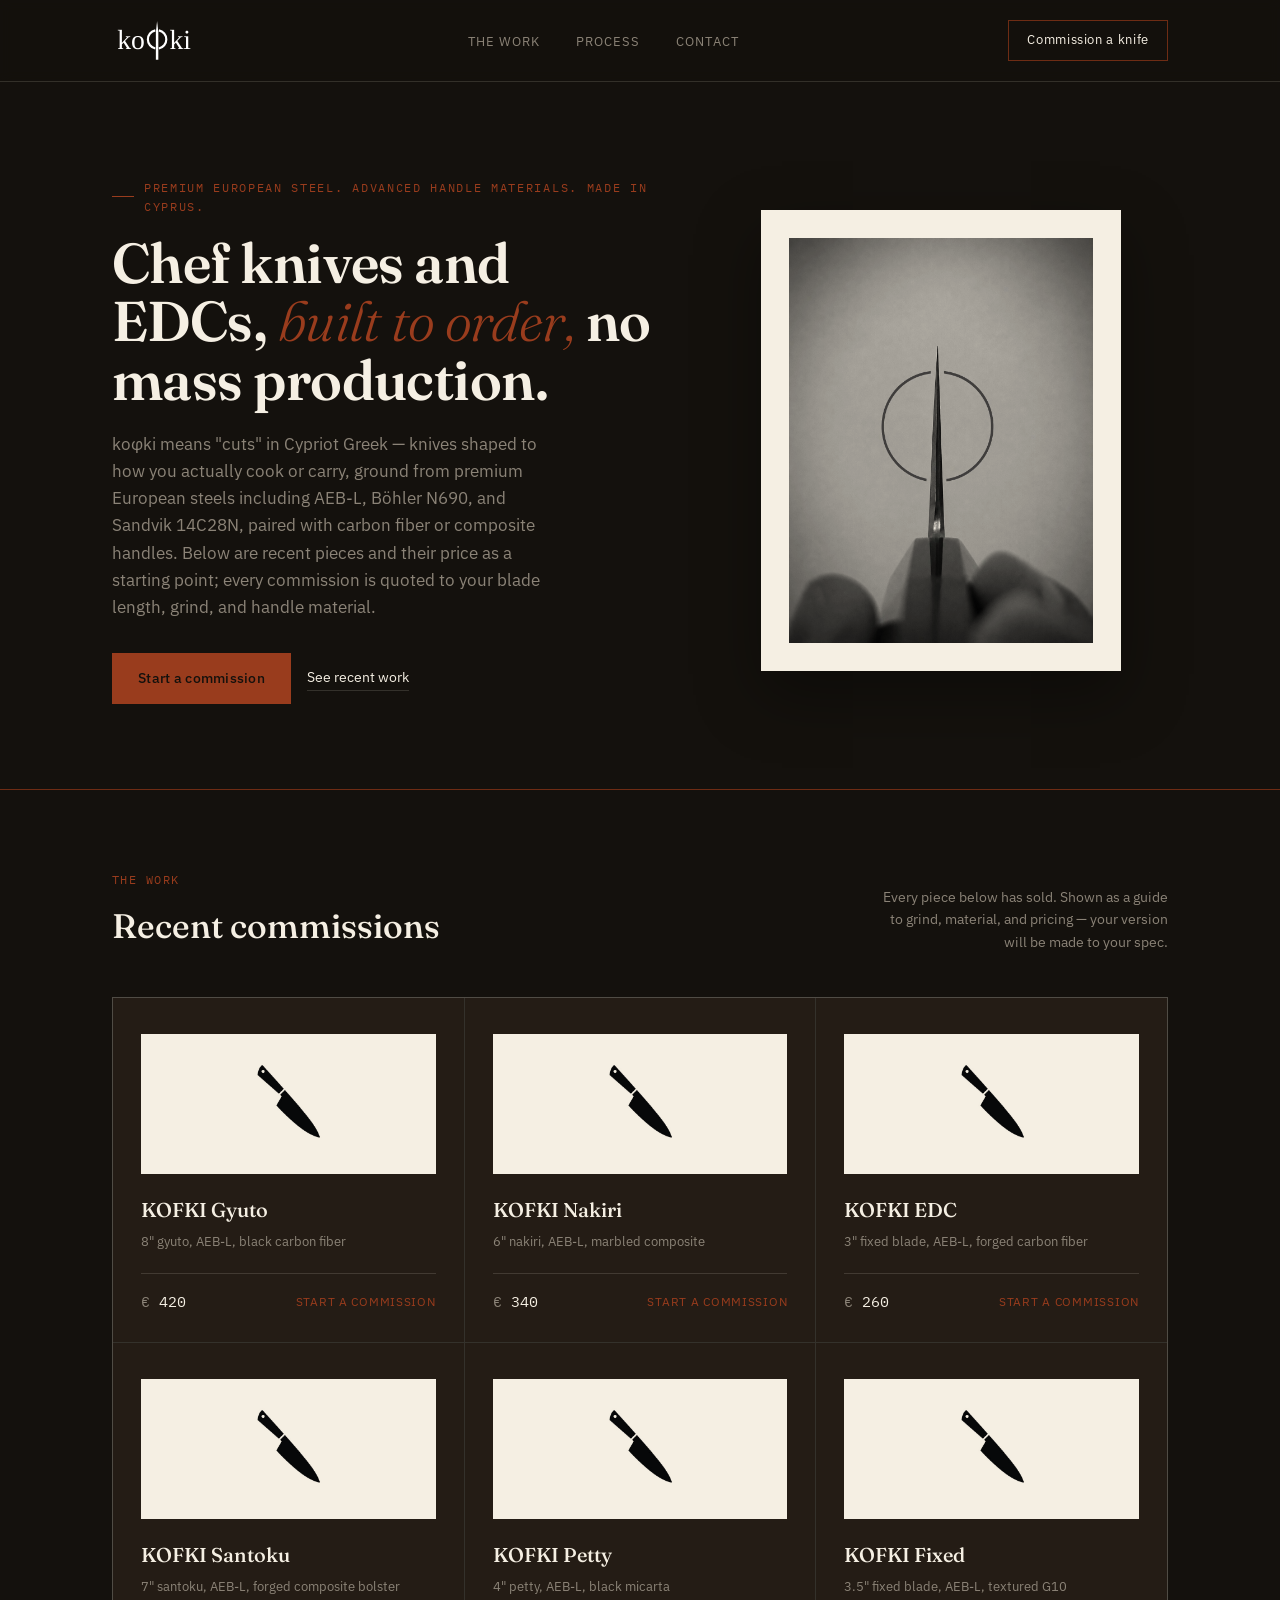
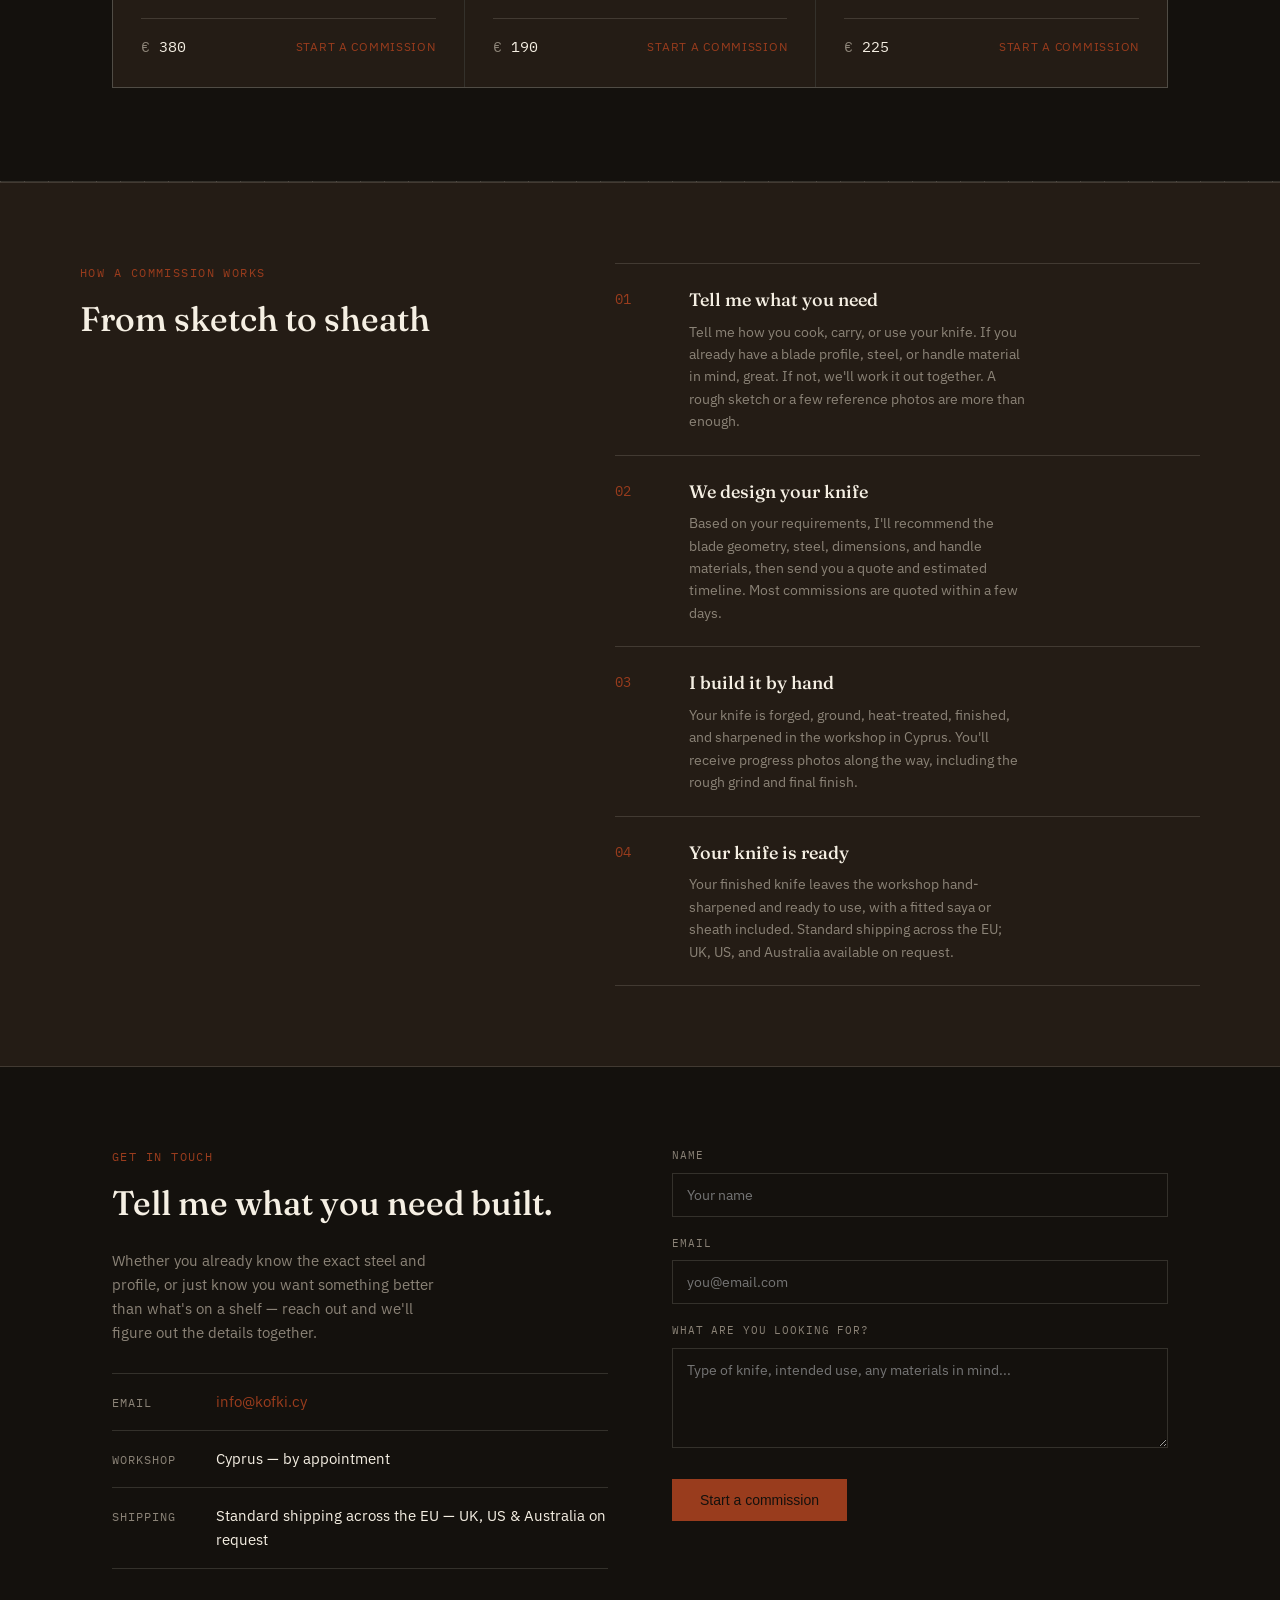
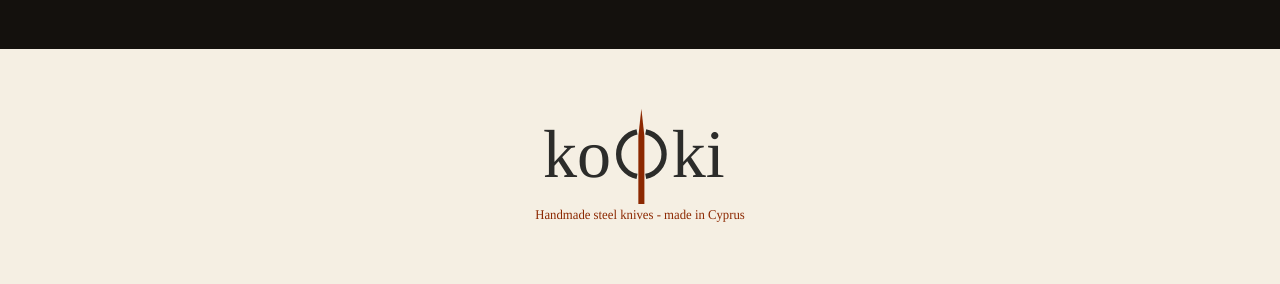
<file: index (3).html>
<!DOCTYPE html>
<html lang="en">
<head>
<meta charset="UTF-8">
<meta name="viewport" content="width=device-width, initial-scale=1.0">
<title>koφki — Custom Chef Knives &amp; EDC, Built to Order</title>
<link rel="preconnect" href="https://fonts.googleapis.com">
<link rel="preconnect" href="https://fonts.gstatic.com" crossorigin>
<link rel="icon" type="image/svg+xml" href="images/brand/kofki-icon.svg">
<link href="https://fonts.googleapis.com/css2?family=Fraunces:opsz,wght@9..144,300;9..144,500;9..144,600;9..144,700&family=IBM+Plex+Sans:wght@400;500&family=IBM+Plex+Mono:wght@400;500&display=swap" rel="stylesheet">
<style>
  :root{
    --forge-black:#14110D;
    --bone:#F5EFE3;
    --ember:#993C1D;
    --ember-dim:#6E2C14;
    --ash:#8B8377;
    --walnut:#241C15;
    --walnut-line:#3A2E22;
    --hairline:rgba(245,239,227,0.14);
  }
  *{margin:0;padding:0;box-sizing:border-box;}
  html{scroll-behavior:smooth;}
  body{
    background:var(--forge-black);
    color:var(--bone);
    font-family:'IBM Plex Sans',sans-serif;
    line-height:1.6;
    -webkit-font-smoothing:antialiased;
  }
  a{color:inherit;text-decoration:none;}
  img,svg{display:block;max-width:100%;}

  .wrap{max-width:1120px;margin:0 auto;padding:0 32px;}

  /* ---- nav ---- */
  header{
    position:sticky;top:0;z-index:20;
    background:rgba(20,17,13,0.92);
    backdrop-filter:blur(6px);
    border-bottom:1px solid var(--hairline);
  }
  .navbar{
    display:flex;align-items:center;justify-content:space-between;
    padding:20px 32px;max-width:1120px;margin:0 auto;
  }
  .header-wordmark{height:40px;width:auto;display:block;}
  nav ul{display:flex;gap:36px;list-style:none;}
  nav a{
    font-size:13px;
    letter-spacing:0.08em;
    text-transform:uppercase;
    color:var(--ash);
    transition:color .2s ease;
  }
  nav a:hover{color:var(--bone);}
  .nav-cta{
    border:1px solid var(--ember-dim);
    padding:9px 18px;
    font-size:13px;
    letter-spacing:0.05em;
    color:var(--bone);
    transition:background .2s ease,border-color .2s ease;
  }
  .nav-cta:hover{background:var(--ember-dim);border-color:var(--ember);}

  /* ---- blade edge divider (signature element) ---- */
  .blade-edge{
    height:14px;
    width:100%;
    background-image:
      repeating-linear-gradient(90deg, var(--hairline) 0px, var(--hairline) 1px, transparent 1px, transparent 24px);
    background-position:bottom;
    background-size:100% 1px;
    background-repeat:no-repeat;
    position:relative;
    margin:0;
  }
  .blade-edge::before{
    content:"";
    position:absolute;
    left:0;right:0;bottom:0;
    height:1px;
    background:var(--hairline);
  }
  .blade-edge.accent::before{background:var(--ember-dim);}

  /* ---- hero ---- */
  .hero{
    padding:96px 32px 72px;
    max-width:1120px;margin:0 auto;
    display:grid;
    grid-template-columns:1.1fr 0.9fr;
    gap:48px;
    align-items:center;
  }
  .eyebrow{
    font-family:'IBM Plex Mono',monospace;
    font-size:12px;
    letter-spacing:0.14em;
    text-transform:uppercase;
    color:var(--ember);
    margin-bottom:18px;
    display:flex;align-items:center;gap:10px;
  }
  .eyebrow::before{
    content:"";
    width:24px;height:1px;
    background:var(--ember);
  }
  h1{
    font-family:'Fraunces',serif;
    font-weight:600;
    font-size:56px;
    line-height:1.04;
    letter-spacing:-0.01em;
    margin-bottom:22px;
  }
  h1 em{
    font-style:italic;
    font-weight:300;
    color:var(--ember);
  }
  .hero-lede{
    color:var(--ash);
    font-size:17px;
    max-width:44ch;
    margin-bottom:32px;
  }
  .hero-actions{display:flex;gap:16px;align-items:center;}
  .btn-primary{
    background:var(--ember);
    color:var(--forge-black);
    font-weight:500;
    padding:14px 26px;
    font-size:14px;
    letter-spacing:0.02em;
    transition:background .2s ease;
  }
  .btn-primary:hover{background:#B84E27;}
  .btn-ghost{
    color:var(--bone);
    font-size:14px;
    border-bottom:1px solid var(--hairline);
    padding-bottom:2px;
    transition:border-color .2s ease;
  }
  .btn-ghost:hover{border-color:var(--ember);}

  .hero-art{
    display:flex;justify-content:center;align-items:center;
  }
  .hero-photo-frame{
    background:var(--bone);
    padding:28px;
    width:100%;
    max-width:360px;
    display:flex;justify-content:center;align-items:center;
    box-shadow:0 24px 60px rgba(0,0,0,0.35);
  }
  .hero-photo-frame img{
    width:100%;
    height:auto;
    mix-blend-mode:multiply;
  }

  /* ---- section headers ---- */
  .section{padding:80px 0;}
  .section-head{
    display:flex;justify-content:space-between;align-items:flex-end;
    margin-bottom:44px;gap:24px;flex-wrap:wrap;
  }
  .section-eyebrow{
    font-family:'IBM Plex Mono',monospace;
    font-size:12px;letter-spacing:0.12em;text-transform:uppercase;
    color:var(--ember);margin-bottom:10px;
  }
  h2{
    font-family:'Fraunces',serif;
    font-weight:500;
    font-size:34px;
  }
  .section-note{
    color:var(--ash);font-size:14px;max-width:36ch;text-align:right;
  }

  /* ---- catalog ---- */
  .catalog-grid{
    display:grid;
    grid-template-columns:repeat(3,1fr);
    gap:1px;
    background:var(--hairline);
    border:1px solid var(--hairline);
  }
  .knife-card{
    background:var(--walnut);
    padding:36px 28px 28px;
    display:flex;flex-direction:column;
    transition:background .25s ease;
  }
  .knife-card:hover{background:#2A2118;}
  .knife-art{
    height:140px;
    display:flex;align-items:center;justify-content:center;
    margin-bottom:20px;
    background:var(--bone);
  }
  .knife-art img{width:100%;height:100%;object-fit:contain;padding:14px;mix-blend-mode:multiply;}
  .knife-name{
    font-family:'Fraunces',serif;
    font-weight:500;
    font-size:20px;
    margin-bottom:6px;
  }
  .knife-spec{
    color:var(--ash);
    font-size:13px;
    margin-bottom:20px;
    flex-grow:1;
  }
  .knife-foot{
    display:flex;justify-content:space-between;align-items:center;
    border-top:1px solid var(--hairline);
    padding-top:16px;
  }
  .knife-price{
    font-family:'IBM Plex Mono',monospace;
    font-size:15px;
    color:var(--bone);
  }
  .knife-price::before{content:"€ ";color:var(--ash);}
  .knife-link{
    font-size:12px;letter-spacing:0.06em;text-transform:uppercase;
    color:var(--ember);
    border-bottom:1px solid transparent;
  }
  .knife-link:hover{border-color:var(--ember);}

  /* ---- process ---- */
  .process{
    background:var(--walnut);
    border-top:1px solid var(--hairline);
    border-bottom:1px solid var(--hairline);
  }
  .process-inner{
    padding:80px 0;
    display:grid;grid-template-columns:0.9fr 1.1fr;gap:56px;align-items:start;
  }
  .process-list{list-style:none;}
  .process-list li{
    display:grid;grid-template-columns:56px 1fr;gap:18px;
    padding:22px 0;
    border-top:1px solid var(--hairline);
  }
  .process-list li:last-child{border-bottom:1px solid var(--hairline);}
  .process-mark{
    font-family:'IBM Plex Mono',monospace;
    color:var(--ember);
    font-size:14px;
    padding-top:2px;
  }
  .process-list h3{
    font-family:'Fraunces',serif;
    font-weight:500;
    font-size:18px;
    margin-bottom:6px;
  }
  .process-list p{color:var(--ash);font-size:14px;max-width:42ch;}

  /* ---- contact ---- */
  .contact-inner{
    display:grid;grid-template-columns:1fr 1fr;gap:64px;
  }
  .contact-copy p{color:var(--ash);font-size:15px;max-width:38ch;margin-bottom:28px;}
  .contact-detail{
    display:flex;align-items:baseline;gap:14px;
    padding:16px 0;border-top:1px solid var(--hairline);
  }
  .contact-detail:last-child{border-bottom:1px solid var(--hairline);}
  .contact-label{
    font-family:'IBM Plex Mono',monospace;
    font-size:12px;color:var(--ash);text-transform:uppercase;letter-spacing:0.08em;
    min-width:90px;
  }
  .contact-value{font-size:15px;}
  .contact-value.link{color:var(--ember);}

  form{display:flex;flex-direction:column;gap:18px;}
  label{
    font-family:'IBM Plex Mono',monospace;
    font-size:11px;text-transform:uppercase;letter-spacing:0.08em;
    color:var(--ash);margin-bottom:8px;display:block;
  }
  input,textarea{
    width:100%;
    background:transparent;
    border:1px solid var(--hairline);
    color:var(--bone);
    font-family:'IBM Plex Sans',sans-serif;
    font-size:14px;
    padding:12px 14px;
    transition:border-color .2s ease;
  }
  input:focus,textarea:focus{outline:none;border-color:var(--ember);}
  textarea{resize:vertical;min-height:100px;}
  .form-submit{
    align-self:flex-start;
    margin-top:6px;
    background:var(--ember);
    color:var(--forge-black);
    font-weight:500;
    padding:13px 28px;
    font-size:14px;
    border:none;
    cursor:pointer;
    transition:background .2s ease;
  }
  .form-submit:hover{background:#B84E27;}

  footer{
    background:var(--bone);
    padding:56px 32px 40px;
    text-align:center;
  }
  .footer-wordmark{
    width:100%;
    max-width:280px;
    margin:0 auto 18px;
  }
  .footer-tagline{
    color:#5A5650;
    font-size:12px;
    letter-spacing:0.04em;
  }

  @media (max-width:860px){
    .hero{grid-template-columns:1fr;padding-top:64px;}
    .hero-art{order:-1;}
    h1{font-size:38px;}
    .catalog-grid{grid-template-columns:1fr 1fr;}
    .process-inner,.contact-inner{grid-template-columns:1fr;gap:36px;}
    nav ul{display:none;}
    .section-note{text-align:left;}
  }
  @media (max-width:560px){
    .catalog-grid{grid-template-columns:1fr;}
    h1{font-size:32px;}
  }
</style>
</head>
<body>

<header>
  <div class="navbar">
    <a href="#" class="header-brand-link">
      <img class="header-wordmark" src="images/brand/kofki-wordmark-header.svg" alt="koφki">
    </a>
    <nav><ul>
      <li><a href="#work">The Work</a></li>
      <li><a href="#process">Process</a></li>
      <li><a href="#contact">Contact</a></li>
    </ul></nav>
    <a href="#contact" class="nav-cta">Commission a knife</a>
  </div>
</header>

<section class="hero">
  <div>
    <div class="eyebrow">Premium European steel. Advanced Handle Materials. Made in Cyprus.</div>
    <h1>Chef knives and EDCs, <em>built to order,</em> no mass production.</h1>
    <p class="hero-lede">koφki means "cuts" in Cypriot Greek — knives shaped to how you actually cook or carry, ground from premium European steels including AEB-L, Böhler N690, and Sandvik 14C28N, paired with carbon fiber or composite handles. Below are recent pieces and their price as a starting point; every commission is quoted to your blade length, grind, and handle material.</p>
    <div class="hero-actions">
      <a href="#contact" class="btn-primary">Start a commission</a>
      <a href="#work" class="btn-ghost">See recent work</a>
    </div>
  </div>
  <div class="hero-art">
    <div class="hero-photo-frame">
      <img src="images/brand/hero-featured.jpg" alt="koφki knife photo — replace with a real product shot">
    </div>
  </div>
</section>

<div class="blade-edge accent"></div>

<section class="section" id="work">
  <div class="wrap">
    <div class="section-head">
      <div>
        <div class="section-eyebrow">The work</div>
        <h2>Recent commissions</h2>
      </div>
      <p class="section-note">Every piece below has sold. Shown as a guide to grind, material, and pricing — your version will be made to your spec.</p>
    </div>

    <div class="catalog-grid">

      <!-- ============================================
           KNIFE CARD — copy this whole block to ADD a knife.
           Delete the whole block (from <div class="knife-card"> 
           to its closing </div>) to REMOVE one.
           1. Upload the new knife's photo into images/knives/
              (give it a short filename, e.g. my-new-knife.jpg)
           2. Point the img src at images/knives/my-new-knife.jpg
           3. Update the name, spec line, and price
           4. Update the alt text to match
      ============================================= -->
      <div class="knife-card">
        <div class="knife-art">
          <img src="images/knives/petra-gyro.jpg" alt="KOFKI Gyuto — 8 inch chef's knife">
        </div>
        <div class="knife-name">KOFKI Gyuto</div>
        <div class="knife-spec">8&quot; gyuto, AEB-L, black carbon fiber</div>
        <div class="knife-foot">
          <span class="knife-price">420</span>
          <a href="#contact" class="knife-link">Start a commission</a>
        </div>
      </div>

      <div class="knife-card">
        <div class="knife-art">
          <img src="images/knives/akamas.jpg" alt="KOFKI Nakiri — 6 inch nakiri">
        </div>
        <div class="knife-name">KOFKI Nakiri</div>
        <div class="knife-spec">6&quot; nakiri, AEB-L, marbled composite</div>
        <div class="knife-foot">
          <span class="knife-price">340</span>
          <a href="#contact" class="knife-link">Start a commission</a>
        </div>
      </div>

      <div class="knife-card">
        <div class="knife-art">
          <img src="images/knives/troodos-edc.jpg" alt="KOFKI EDC — 3 inch fixed blade">
        </div>
        <div class="knife-name">KOFKI EDC</div>
        <div class="knife-spec">3&quot; fixed blade, AEB-L, forged carbon fiber</div>
        <div class="knife-foot">
          <span class="knife-price">260</span>
          <a href="#contact" class="knife-link">Start a commission</a>
        </div>
      </div>

      <div class="knife-card">
        <div class="knife-art">
          <img src="images/knives/larnaka-santoku.jpg" alt="KOFKI Santoku — 7 inch santoku">
        </div>
        <div class="knife-name">KOFKI Santoku</div>
        <div class="knife-spec">7&quot; santoku, AEB-L, forged composite bolster</div>
        <div class="knife-foot">
          <span class="knife-price">380</span>
          <a href="#contact" class="knife-link">Start a commission</a>
        </div>
      </div>

      <div class="knife-card">
        <div class="knife-art">
          <img src="images/knives/paphos-paring.jpg" alt="KOFKI Petty — 4 inch paring knife">
        </div>
        <div class="knife-name">KOFKI Petty</div>
        <div class="knife-spec">4&quot; petty, AEB-L, black micarta</div>
        <div class="knife-foot">
          <span class="knife-price">190</span>
          <a href="#contact" class="knife-link">Start a commission</a>
        </div>
      </div>

      <div class="knife-card">
        <div class="knife-art">
          <img src="images/knives/kyrenia-edc.jpg" alt="KOFKI Fixed — 3.5 inch fixed blade">
        </div>
        <div class="knife-name">KOFKI Fixed</div>
        <div class="knife-spec">3.5&quot; fixed blade, AEB-L, textured G10</div>
        <div class="knife-foot">
          <span class="knife-price">225</span>
          <a href="#contact" class="knife-link">Start a commission</a>
        </div>
      </div>
      <!-- ============ END KNIFE CARDS ============ -->

    </div>
  </div>
</section>

<div class="blade-edge"></div>

<section class="process" id="process">
  <div class="wrap process-inner">
    <div>
      <div class="section-eyebrow">How a commission works</div>
      <h2>From sketch to sheath</h2>
    </div>
    <ul class="process-list">
      <li>
        <span class="process-mark">01</span>
        <div>
          <h3>Tell me what you need</h3>
          <p>Tell me how you cook, carry, or use your knife. If you already have a blade profile, steel, or handle material in mind, great. If not, we'll work it out together. A rough sketch or a few reference photos are more than enough.</p>
        </div>
      </li>
      <li>
        <span class="process-mark">02</span>
        <div>
          <h3>We design your knife</h3>
          <p>Based on your requirements, I'll recommend the blade geometry, steel, dimensions, and handle materials, then send you a quote and estimated timeline. Most commissions are quoted within a few days.</p>
        </div>
      </li>
      <li>
        <span class="process-mark">03</span>
        <div>
          <h3>I build it by hand</h3>
          <p>Your knife is forged, ground, heat-treated, finished, and sharpened in the workshop in Cyprus. You'll receive progress photos along the way, including the rough grind and final finish.</p>
        </div>
      </li>
      <li>
        <span class="process-mark">04</span>
        <div>
          <h3>Your knife is ready</h3>
          <p>Your finished knife leaves the workshop hand-sharpened and ready to use, with a fitted saya or sheath included. Standard shipping across the EU; UK, US, and Australia available on request.</p>
        </div>
      </li>
    </ul>
  </div>
</section>

<section class="section" id="contact">
  <div class="wrap contact-inner">
    <div class="contact-copy">
      <div class="section-eyebrow">Get in touch</div>
      <h2 style="margin-bottom:18px;">Tell me what you need built.</h2>
      <p>Whether you already know the exact steel and profile, or just know you want something better than what's on a shelf — reach out and we'll figure out the details together.</p>

      <div class="contact-detail">
        <span class="contact-label">Email</span>
        <a href="mailto:info@kofki.cy" class="contact-value link">info@kofki.cy</a>
      </div>
      <div class="contact-detail">
        <span class="contact-label">Workshop</span>
        <span class="contact-value">Cyprus — by appointment</span>
      </div>
      <div class="contact-detail">
        <span class="contact-label">Shipping</span>
        <span class="contact-value">Standard shipping across the EU — UK, US & Australia on request</span>
      </div>
    </div>

    <!--
      CONTACT FORM — sends to info@kofki.cy via Formspree.
      Replace YOUR_FORM_ID below with the ID Formspree gives you
      (see the setup instructions I gave you separately).
      Until you do that, this form will not actually send anything.
    -->
    <form action="https://formspree.io/f/mnpaonnn" method="POST">
      <div>
        <label for="name">Name</label>
        <input id="name" name="name" type="text" placeholder="Your name" required>
      </div>
      <div>
        <label for="email">Email</label>
        <input id="email" name="email" type="email" placeholder="you@email.com" required>
      </div>
      <div>
        <label for="details">What are you looking for?</label>
        <textarea id="details" name="message" placeholder="Type of knife, intended use, any materials in mind..."></textarea>
      </div>
      <!-- Keeps the email subject line clean in your inbox -->
      <input type="hidden" name="_subject" value="New inquiry from kofki.cy">
      <!-- Honeypot field to cut down on spam bots -->
      <input type="text" name="_gotcha" style="display:none">
      <button class="form-submit" type="submit">Start a commission</button>
    </form>
  </div>
</section>

<footer>
  <img class="footer-wordmark" src="images/brand/kofki-wordmark-footer.svg" alt="koφki — κόφκει">
</footer>

</body>
</html>
</file>
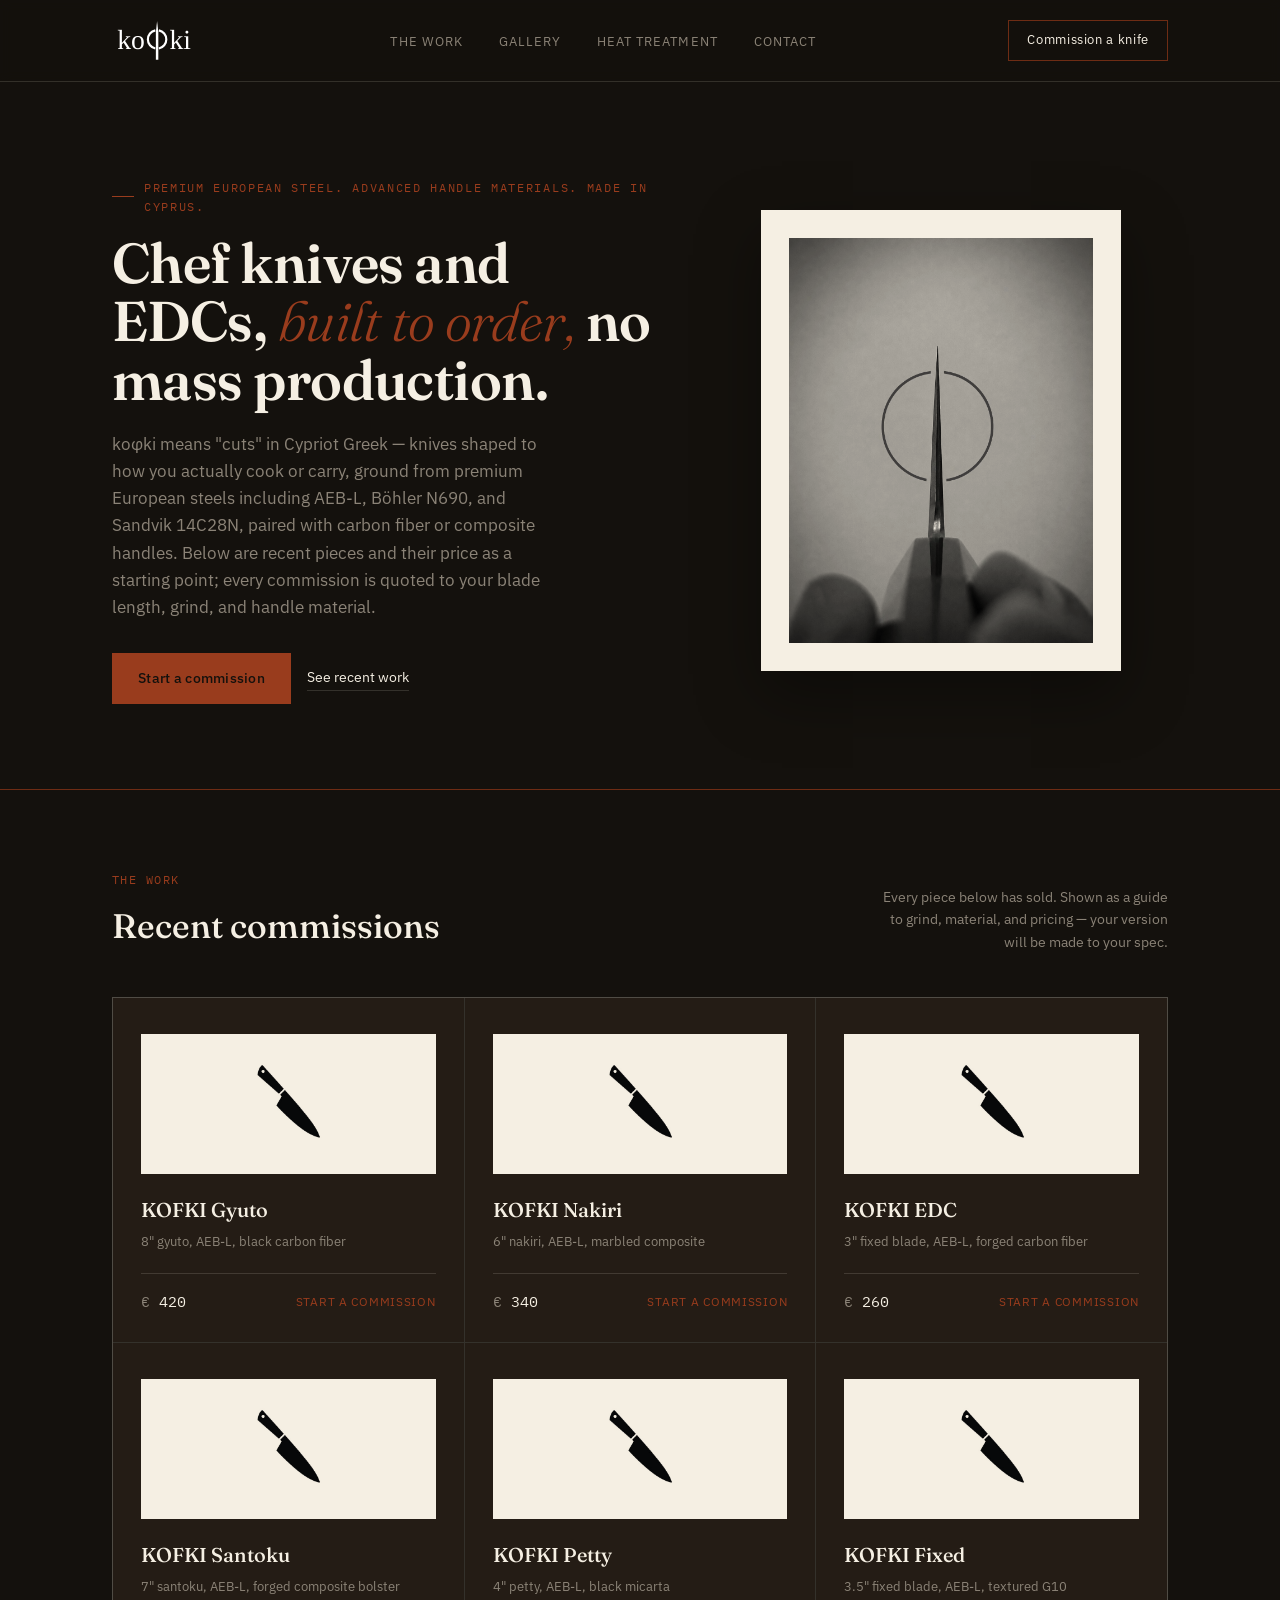
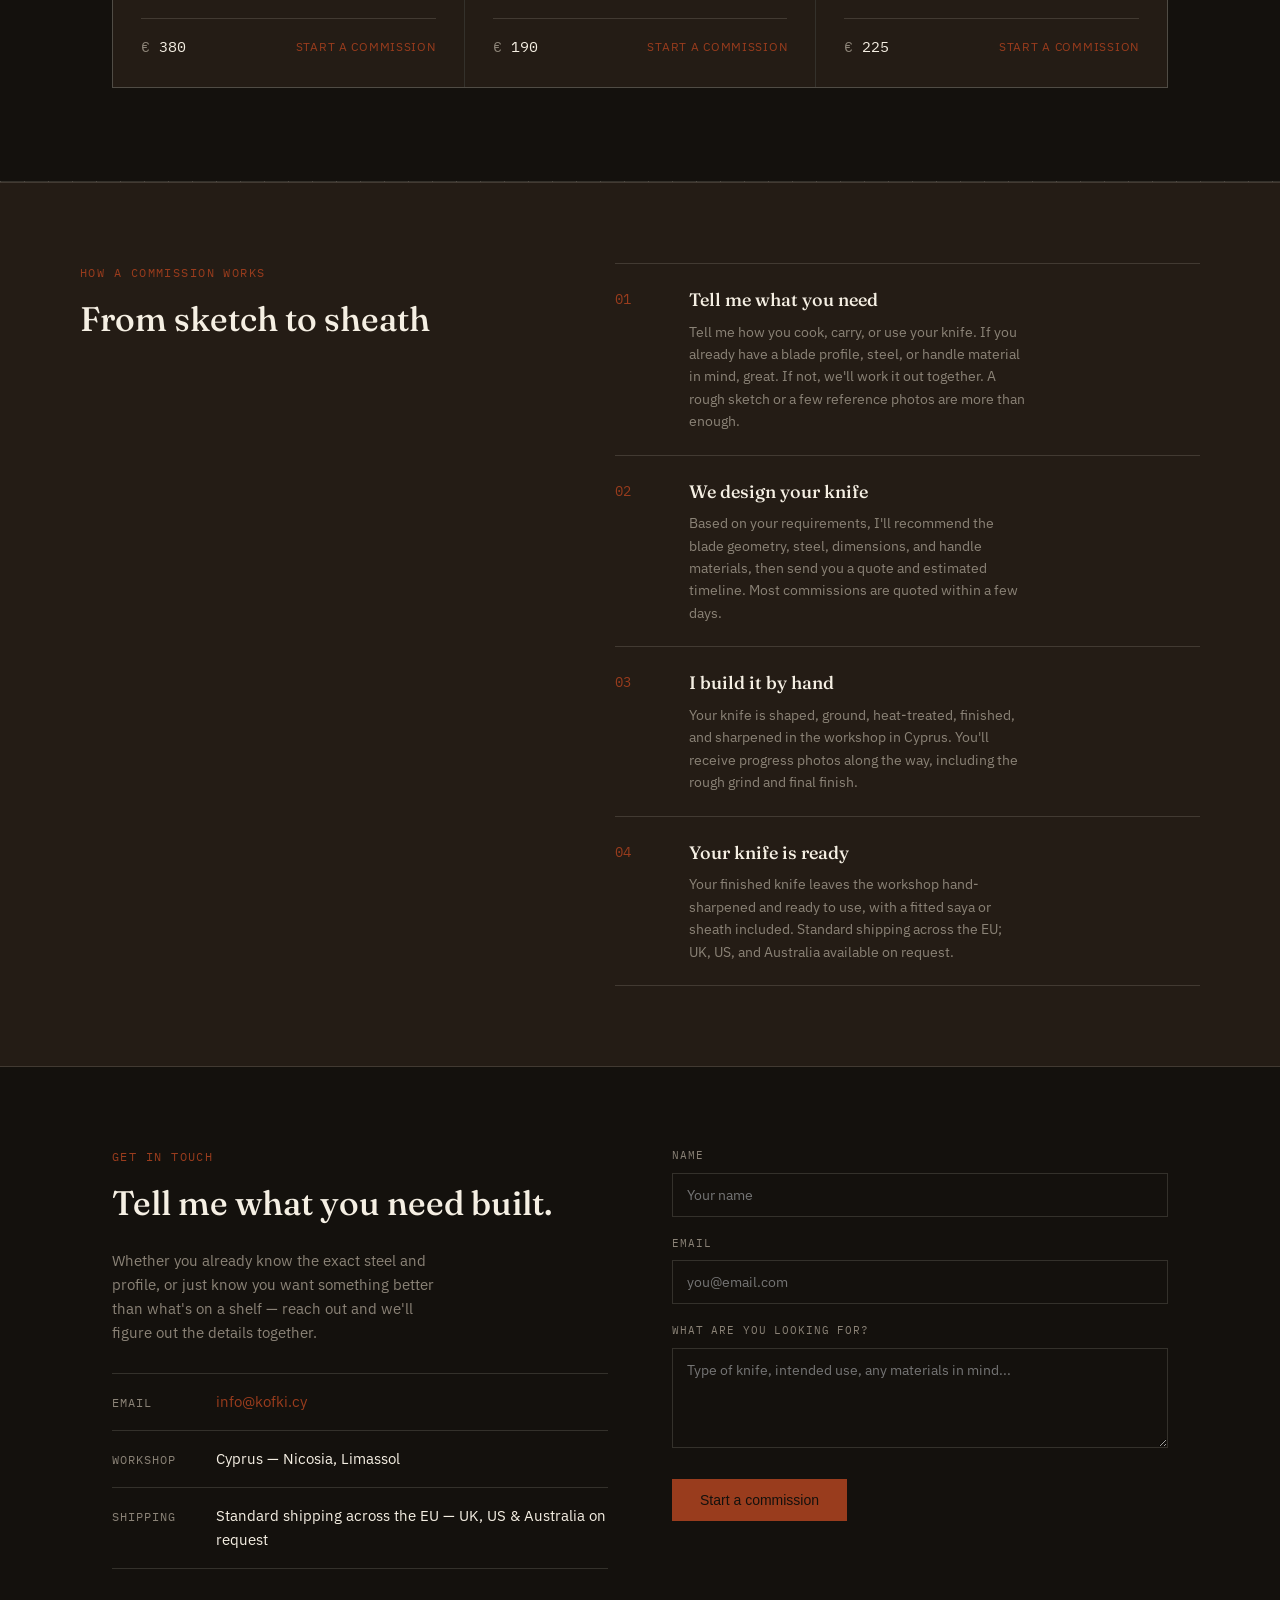
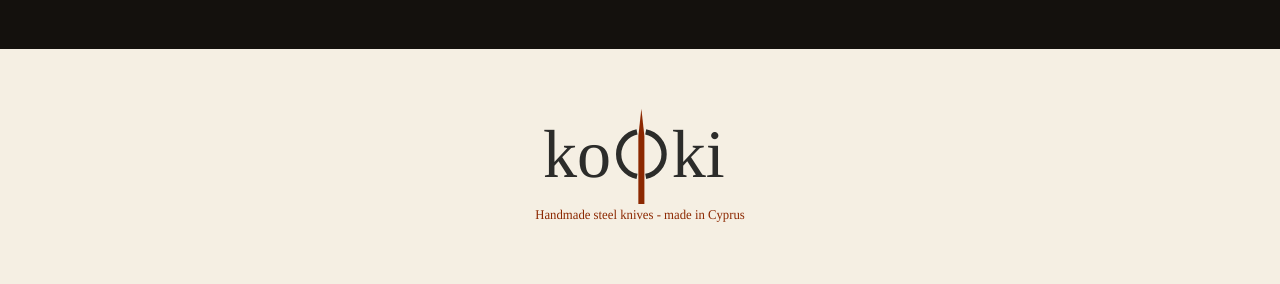
<file: index-updated.html>
<!DOCTYPE html>
<html lang="en">
<head>
<meta charset="UTF-8">
<meta name="viewport" content="width=device-width, initial-scale=1.0">
<title>koφki — Custom Chef Knives &amp; EDC, Built to Order</title>
<link rel="preconnect" href="https://fonts.googleapis.com">
<link rel="preconnect" href="https://fonts.gstatic.com" crossorigin>
<link rel="icon" type="image/svg+xml" href="images/brand/kofki-icon.svg">
<link href="https://fonts.googleapis.com/css2?family=Fraunces:opsz,wght@9..144,300;9..144,500;9..144,600;9..144,700&family=IBM+Plex+Sans:wght@400;500&family=IBM+Plex+Mono:wght@400;500&display=swap" rel="stylesheet">
<style>
  :root{
    --forge-black:#14110D;
    --bone:#F5EFE3;
    --ember:#993C1D;
    --ember-dim:#6E2C14;
    --ash:#8B8377;
    --walnut:#241C15;
    --walnut-line:#3A2E22;
    --hairline:rgba(245,239,227,0.14);
  }
  *{margin:0;padding:0;box-sizing:border-box;}
  html{scroll-behavior:smooth;}
  body{
    background:var(--forge-black);
    color:var(--bone);
    font-family:'IBM Plex Sans',sans-serif;
    line-height:1.6;
    -webkit-font-smoothing:antialiased;
  }
  a{color:inherit;text-decoration:none;}
  img,svg{display:block;max-width:100%;}

  .wrap{max-width:1120px;margin:0 auto;padding:0 32px;}

  /* ---- nav ---- */
  header{
    position:sticky;top:0;z-index:20;
    background:rgba(20,17,13,0.92);
    backdrop-filter:blur(6px);
    border-bottom:1px solid var(--hairline);
  }
  .navbar{
    display:flex;align-items:center;justify-content:space-between;
    padding:20px 32px;max-width:1120px;margin:0 auto;
  }
  .header-wordmark{height:40px;width:auto;display:block;}
  nav ul{display:flex;gap:36px;list-style:none;}
  nav a{
    font-size:13px;
    letter-spacing:0.08em;
    text-transform:uppercase;
    color:var(--ash);
    transition:color .2s ease;
  }
  nav a:hover{color:var(--bone);}
  .nav-cta{
    border:1px solid var(--ember-dim);
    padding:9px 18px;
    font-size:13px;
    letter-spacing:0.05em;
    color:var(--bone);
    transition:background .2s ease,border-color .2s ease;
  }
  .nav-cta:hover{background:var(--ember-dim);border-color:var(--ember);}

  /* ---- blade edge divider (signature element) ---- */
  .blade-edge{
    height:14px;
    width:100%;
    background-image:
      repeating-linear-gradient(90deg, var(--hairline) 0px, var(--hairline) 1px, transparent 1px, transparent 24px);
    background-position:bottom;
    background-size:100% 1px;
    background-repeat:no-repeat;
    position:relative;
    margin:0;
  }
  .blade-edge::before{
    content:"";
    position:absolute;
    left:0;right:0;bottom:0;
    height:1px;
    background:var(--hairline);
  }
  .blade-edge.accent::before{background:var(--ember-dim);}

  /* ---- hero ---- */
  .hero{
    padding:96px 32px 72px;
    max-width:1120px;margin:0 auto;
    display:grid;
    grid-template-columns:1.1fr 0.9fr;
    gap:48px;
    align-items:center;
  }
  .eyebrow{
    font-family:'IBM Plex Mono',monospace;
    font-size:12px;
    letter-spacing:0.14em;
    text-transform:uppercase;
    color:var(--ember);
    margin-bottom:18px;
    display:flex;align-items:center;gap:10px;
  }
  .eyebrow::before{
    content:"";
    width:24px;height:1px;
    background:var(--ember);
  }
  h1{
    font-family:'Fraunces',serif;
    font-weight:600;
    font-size:56px;
    line-height:1.04;
    letter-spacing:-0.01em;
    margin-bottom:22px;
  }
  h1 em{
    font-style:italic;
    font-weight:300;
    color:var(--ember);
  }
  .hero-lede{
    color:var(--ash);
    font-size:17px;
    max-width:44ch;
    margin-bottom:32px;
  }
  .hero-actions{display:flex;gap:16px;align-items:center;}
  .btn-primary{
    background:var(--ember);
    color:var(--forge-black);
    font-weight:500;
    padding:14px 26px;
    font-size:14px;
    letter-spacing:0.02em;
    transition:background .2s ease;
  }
  .btn-primary:hover{background:#B84E27;}
  .btn-ghost{
    color:var(--bone);
    font-size:14px;
    border-bottom:1px solid var(--hairline);
    padding-bottom:2px;
    transition:border-color .2s ease;
  }
  .btn-ghost:hover{border-color:var(--ember);}

  .hero-art{
    display:flex;justify-content:center;align-items:center;
  }
  .hero-photo-frame{
    background:var(--bone);
    padding:28px;
    width:100%;
    max-width:360px;
    display:flex;justify-content:center;align-items:center;
    box-shadow:0 24px 60px rgba(0,0,0,0.35);
  }
  .hero-photo-frame img{
    width:100%;
    height:auto;
    mix-blend-mode:multiply;
  }

  /* ---- section headers ---- */
  .section{padding:80px 0;}
  .section-head{
    display:flex;justify-content:space-between;align-items:flex-end;
    margin-bottom:44px;gap:24px;flex-wrap:wrap;
  }
  .section-eyebrow{
    font-family:'IBM Plex Mono',monospace;
    font-size:12px;letter-spacing:0.12em;text-transform:uppercase;
    color:var(--ember);margin-bottom:10px;
  }
  h2{
    font-family:'Fraunces',serif;
    font-weight:500;
    font-size:34px;
  }
  .section-note{
    color:var(--ash);font-size:14px;max-width:36ch;text-align:right;
  }

  /* ---- catalog ---- */
  .catalog-grid{
    display:grid;
    grid-template-columns:repeat(3,1fr);
    gap:1px;
    background:var(--hairline);
    border:1px solid var(--hairline);
  }
  .knife-card{
    background:var(--walnut);
    padding:36px 28px 28px;
    display:flex;flex-direction:column;
    transition:background .25s ease;
  }
  .knife-card:hover{background:#2A2118;}
  .knife-art{
    height:140px;
    display:flex;align-items:center;justify-content:center;
    margin-bottom:20px;
    background:var(--bone);
  }
  .knife-art img{width:100%;height:100%;object-fit:contain;padding:14px;mix-blend-mode:multiply;}
  .knife-name{
    font-family:'Fraunces',serif;
    font-weight:500;
    font-size:20px;
    margin-bottom:6px;
  }
  .knife-spec{
    color:var(--ash);
    font-size:13px;
    margin-bottom:20px;
    flex-grow:1;
  }
  .knife-foot{
    display:flex;justify-content:space-between;align-items:center;
    border-top:1px solid var(--hairline);
    padding-top:16px;
  }
  .knife-price{
    font-family:'IBM Plex Mono',monospace;
    font-size:15px;
    color:var(--bone);
  }
  .knife-price::before{content:"€ ";color:var(--ash);}
  .knife-link{
    font-size:12px;letter-spacing:0.06em;text-transform:uppercase;
    color:var(--ember);
    border-bottom:1px solid transparent;
  }
  .knife-link:hover{border-color:var(--ember);}

  /* ---- process ---- */
  .process{
    background:var(--walnut);
    border-top:1px solid var(--hairline);
    border-bottom:1px solid var(--hairline);
  }
  .process-inner{
    padding:80px 0;
    display:grid;grid-template-columns:0.9fr 1.1fr;gap:56px;align-items:start;
  }
  .process-list{list-style:none;}
  .process-list li{
    display:grid;grid-template-columns:56px 1fr;gap:18px;
    padding:22px 0;
    border-top:1px solid var(--hairline);
  }
  .process-list li:last-child{border-bottom:1px solid var(--hairline);}
  .process-mark{
    font-family:'IBM Plex Mono',monospace;
    color:var(--ember);
    font-size:14px;
    padding-top:2px;
  }
  .process-list h3{
    font-family:'Fraunces',serif;
    font-weight:500;
    font-size:18px;
    margin-bottom:6px;
  }
  .process-list p{color:var(--ash);font-size:14px;max-width:42ch;}

  /* ---- contact ---- */
  .contact-inner{
    display:grid;grid-template-columns:1fr 1fr;gap:64px;
  }
  .contact-copy p{color:var(--ash);font-size:15px;max-width:38ch;margin-bottom:28px;}
  .contact-detail{
    display:flex;align-items:baseline;gap:14px;
    padding:16px 0;border-top:1px solid var(--hairline);
  }
  .contact-detail:last-child{border-bottom:1px solid var(--hairline);}
  .contact-label{
    font-family:'IBM Plex Mono',monospace;
    font-size:12px;color:var(--ash);text-transform:uppercase;letter-spacing:0.08em;
    min-width:90px;
  }
  .contact-value{font-size:15px;}
  .contact-value.link{color:var(--ember);}

  form{display:flex;flex-direction:column;gap:18px;}
  label{
    font-family:'IBM Plex Mono',monospace;
    font-size:11px;text-transform:uppercase;letter-spacing:0.08em;
    color:var(--ash);margin-bottom:8px;display:block;
  }
  input,textarea{
    width:100%;
    background:transparent;
    border:1px solid var(--hairline);
    color:var(--bone);
    font-family:'IBM Plex Sans',sans-serif;
    font-size:14px;
    padding:12px 14px;
    transition:border-color .2s ease;
  }
  input:focus,textarea:focus{outline:none;border-color:var(--ember);}
  textarea{resize:vertical;min-height:100px;}
  .form-submit{
    align-self:flex-start;
    margin-top:6px;
    background:var(--ember);
    color:var(--forge-black);
    font-weight:500;
    padding:13px 28px;
    font-size:14px;
    border:none;
    cursor:pointer;
    transition:background .2s ease;
  }
  .form-submit:hover{background:#B84E27;}

  footer{
    background:var(--bone);
    padding:56px 32px 40px;
    text-align:center;
  }
  .footer-wordmark{
    width:100%;
    max-width:280px;
    margin:0 auto 18px;
  }
  .footer-tagline{
    color:#5A5650;
    font-size:12px;
    letter-spacing:0.04em;
  }

  @media (max-width:860px){
    .hero{grid-template-columns:1fr;padding-top:64px;}
    .hero-art{order:-1;}
    h1{font-size:38px;}
    .catalog-grid{grid-template-columns:1fr 1fr;}
    .process-inner,.contact-inner{grid-template-columns:1fr;gap:36px;}
    nav ul{display:none;}
    .section-note{text-align:left;}
  }
  @media (max-width:560px){
    .catalog-grid{grid-template-columns:1fr;}
    h1{font-size:32px;}
  }
</style>
</head>
<body>

<header>
  <div class="navbar">
    <a href="#" class="header-brand-link">
      <img class="header-wordmark" src="images/brand/kofki-wordmark-header.svg" alt="koφki">
    </a>
    <nav><ul>
      <li><a href="#work">The Work</a></li>
      <li><a href="gallery.html">Gallery</a></li>
      <li><a href="heat-treatment.html">Heat Treatment</a></li>
      <li><a href="#contact">Contact</a></li>
    </ul></nav>
    <a href="#contact" class="nav-cta">Commission a knife</a>
  </div>
</header>

<section class="hero">
  <div>
    <div class="eyebrow">Premium European steel. Advanced Handle Materials. Made in Cyprus.</div>
    <h1>Chef knives and EDCs, <em>built to order,</em> no mass production.</h1>
    <p class="hero-lede">koφki means "cuts" in Cypriot Greek — knives shaped to how you actually cook or carry, ground from premium European steels including AEB-L, Böhler N690, and Sandvik 14C28N, paired with carbon fiber or composite handles. Below are recent pieces and their price as a starting point; every commission is quoted to your blade length, grind, and handle material.</p>
    <div class="hero-actions">
      <a href="#contact" class="btn-primary">Start a commission</a>
      <a href="#work" class="btn-ghost">See recent work</a>
    </div>
  </div>
  <div class="hero-art">
    <div class="hero-photo-frame">
      <img src="images/brand/hero-featured.jpg" alt="koφki knife photo — replace with a real product shot">
    </div>
  </div>
</section>

<div class="blade-edge accent"></div>

<section class="section" id="work">
  <div class="wrap">
    <div class="section-head">
      <div>
        <div class="section-eyebrow">The work</div>
        <h2>Recent commissions</h2>
      </div>
      <p class="section-note">Every piece below has sold. Shown as a guide to grind, material, and pricing — your version will be made to your spec.</p>
    </div>

    <div class="catalog-grid">

      <!-- ============================================
           KNIFE CARD — copy this whole block to ADD a knife.
           Delete the whole block (from <div class="knife-card"> 
           to its closing </div>) to REMOVE one.
           1. Upload the new knife's photo into images/knives/
              (give it a short filename, e.g. my-new-knife.jpg)
           2. Point the img src at images/knives/my-new-knife.jpg
           3. Update the name, spec line, and price
           4. Update the alt text to match
      ============================================= -->
      <div class="knife-card">
        <div class="knife-art">
          <img src="images/knives/petra-gyro.jpg" alt="KOFKI Gyuto — 8 inch chef's knife">
        </div>
        <div class="knife-name">KOFKI Gyuto</div>
        <div class="knife-spec">8&quot; gyuto, AEB-L, black carbon fiber</div>
        <div class="knife-foot">
          <span class="knife-price">420</span>
          <a href="#contact" class="knife-link">Start a commission</a>
        </div>
      </div>

      <div class="knife-card">
        <div class="knife-art">
          <img src="images/knives/akamas.jpg" alt="KOFKI Nakiri — 6 inch nakiri">
        </div>
        <div class="knife-name">KOFKI Nakiri</div>
        <div class="knife-spec">6&quot; nakiri, AEB-L, marbled composite</div>
        <div class="knife-foot">
          <span class="knife-price">340</span>
          <a href="#contact" class="knife-link">Start a commission</a>
        </div>
      </div>

      <div class="knife-card">
        <div class="knife-art">
          <img src="images/knives/troodos-edc.jpg" alt="KOFKI EDC — 3 inch fixed blade">
        </div>
        <div class="knife-name">KOFKI EDC</div>
        <div class="knife-spec">3&quot; fixed blade, AEB-L, forged carbon fiber</div>
        <div class="knife-foot">
          <span class="knife-price">260</span>
          <a href="#contact" class="knife-link">Start a commission</a>
        </div>
      </div>

      <div class="knife-card">
        <div class="knife-art">
          <img src="images/knives/larnaka-santoku.jpg" alt="KOFKI Santoku — 7 inch santoku">
        </div>
        <div class="knife-name">KOFKI Santoku</div>
        <div class="knife-spec">7&quot; santoku, AEB-L, forged composite bolster</div>
        <div class="knife-foot">
          <span class="knife-price">380</span>
          <a href="#contact" class="knife-link">Start a commission</a>
        </div>
      </div>

      <div class="knife-card">
        <div class="knife-art">
          <img src="images/knives/paphos-paring.jpg" alt="KOFKI Petty — 4 inch paring knife">
        </div>
        <div class="knife-name">KOFKI Petty</div>
        <div class="knife-spec">4&quot; petty, AEB-L, black micarta</div>
        <div class="knife-foot">
          <span class="knife-price">190</span>
          <a href="#contact" class="knife-link">Start a commission</a>
        </div>
      </div>

      <div class="knife-card">
        <div class="knife-art">
          <img src="images/knives/kyrenia-edc.jpg" alt="KOFKI Fixed — 3.5 inch fixed blade">
        </div>
        <div class="knife-name">KOFKI Fixed</div>
        <div class="knife-spec">3.5&quot; fixed blade, AEB-L, textured G10</div>
        <div class="knife-foot">
          <span class="knife-price">225</span>
          <a href="#contact" class="knife-link">Start a commission</a>
        </div>
      </div>
      <!-- ============ END KNIFE CARDS ============ -->

    </div>
  </div>
</section>

<div class="blade-edge"></div>

<section class="process" id="process">
  <div class="wrap process-inner">
    <div>
      <div class="section-eyebrow">How a commission works</div>
      <h2>From sketch to sheath</h2>
    </div>
    <ul class="process-list">
      <li>
        <span class="process-mark">01</span>
        <div>
          <h3>Tell me what you need</h3>
          <p>Tell me how you cook, carry, or use your knife. If you already have a blade profile, steel, or handle material in mind, great. If not, we'll work it out together. A rough sketch or a few reference photos are more than enough.</p>
        </div>
      </li>
      <li>
        <span class="process-mark">02</span>
        <div>
          <h3>We design your knife</h3>
          <p>Based on your requirements, I'll recommend the blade geometry, steel, dimensions, and handle materials, then send you a quote and estimated timeline. Most commissions are quoted within a few days.</p>
        </div>
      </li>
      <li>
        <span class="process-mark">03</span>
        <div>
          <h3>I build it by hand</h3>
          <p>Your knife is shaped, ground, heat-treated, finished, and sharpened in the workshop in Cyprus. You'll receive progress photos along the way, including the rough grind and final finish.</p>
        </div>
      </li>
      <li>
        <span class="process-mark">04</span>
        <div>
          <h3>Your knife is ready</h3>
          <p>Your finished knife leaves the workshop hand-sharpened and ready to use, with a fitted saya or sheath included. Standard shipping across the EU; UK, US, and Australia available on request.</p>
        </div>
      </li>
    </ul>
  </div>
</section>

<section class="section" id="contact">
  <div class="wrap contact-inner">
    <div class="contact-copy">
      <div class="section-eyebrow">Get in touch</div>
      <h2 style="margin-bottom:18px;">Tell me what you need built.</h2>
      <p>Whether you already know the exact steel and profile, or just know you want something better than what's on a shelf — reach out and we'll figure out the details together.</p>

      <div class="contact-detail">
        <span class="contact-label">Email</span>
        <a href="mailto:info@kofki.cy" class="contact-value link">info@kofki.cy</a>
      </div>
      <div class="contact-detail">
        <span class="contact-label">Workshop</span>
        <span class="contact-value">Cyprus — Nicosia, Limassol</span>
      </div>
      <div class="contact-detail">
        <span class="contact-label">Shipping</span>
        <span class="contact-value">Standard shipping across the EU — UK, US & Australia on request</span>
      </div>
    </div>

    <!--
      CONTACT FORM — sends to info@kofki.cy via Formspree.
      Replace YOUR_FORM_ID below with the ID Formspree gives you
      (see the setup instructions I gave you separately).
      Until you do that, this form will not actually send anything.
    -->
    <form action="https://formspree.io/f/mnpaonnn" method="POST">
      <div>
        <label for="name">Name</label>
        <input id="name" name="name" type="text" placeholder="Your name" required>
      </div>
      <div>
        <label for="email">Email</label>
        <input id="email" name="email" type="email" placeholder="you@email.com" required>
      </div>
      <div>
        <label for="details">What are you looking for?</label>
        <textarea id="details" name="message" placeholder="Type of knife, intended use, any materials in mind..."></textarea>
      </div>
      <!-- Keeps the email subject line clean in your inbox -->
      <input type="hidden" name="_subject" value="New inquiry from kofki.cy">
      <!-- Honeypot field to cut down on spam bots -->
      <input type="text" name="_gotcha" style="display:none">
      <button class="form-submit" type="submit">Start a commission</button>
    </form>
  </div>
</section>

<footer>
  <img class="footer-wordmark" src="images/brand/kofki-wordmark-footer.svg" alt="koφki — κόφκει">
</footer>

</body>
</html>
</file>
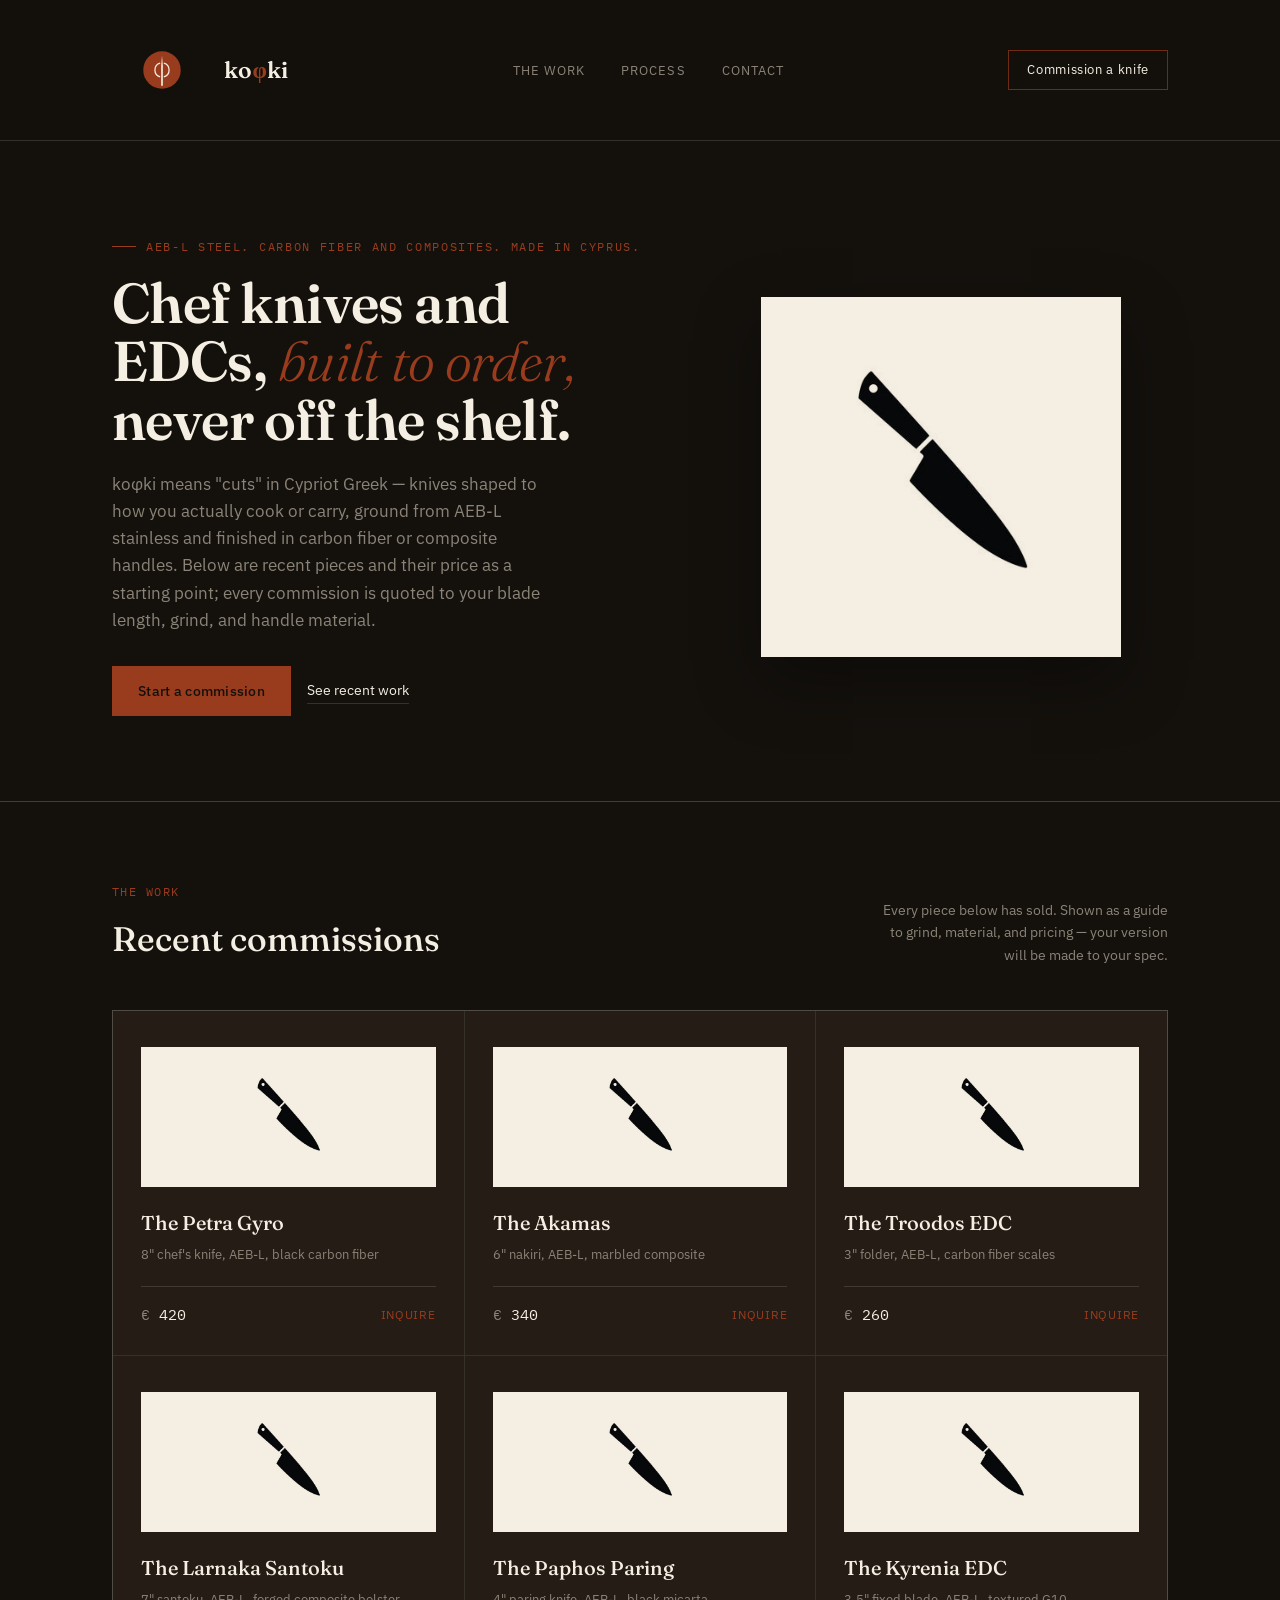
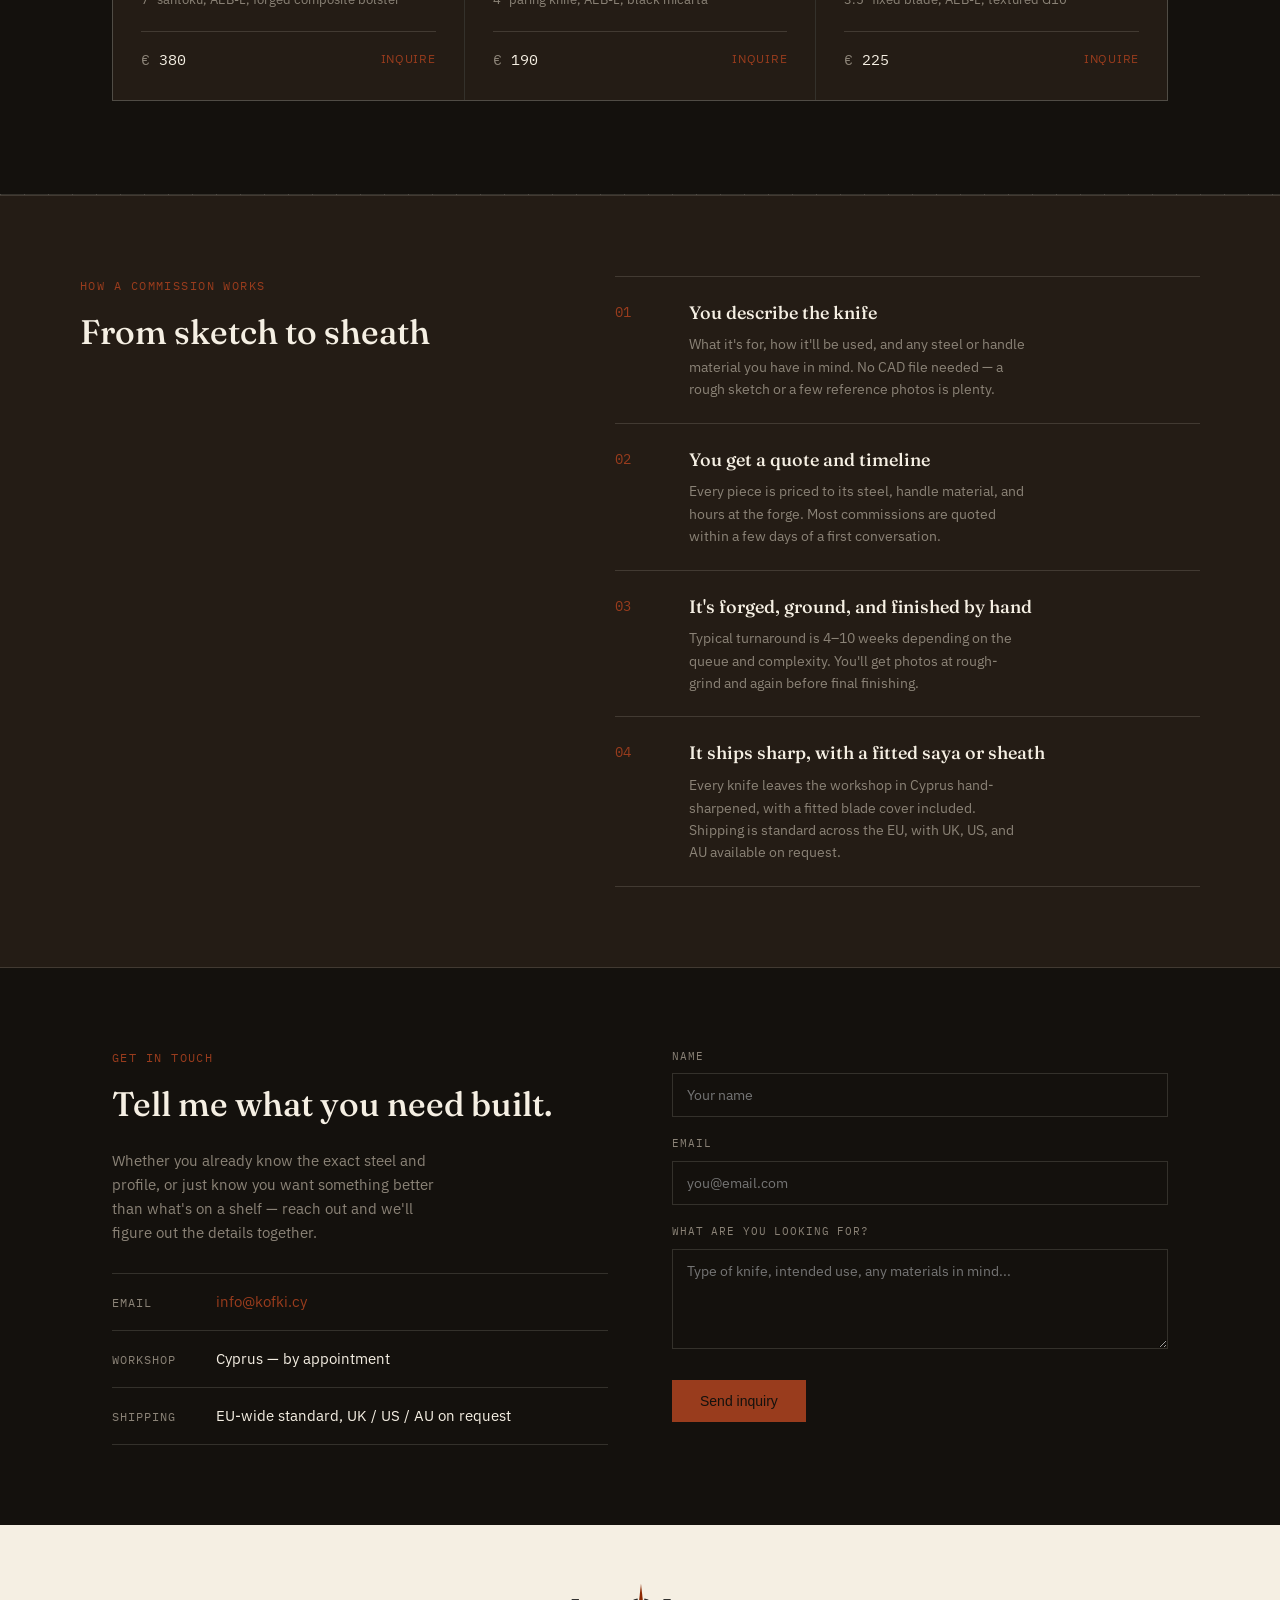
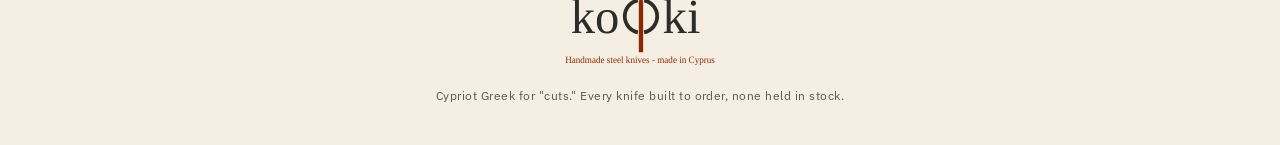
<file: index_old.html>
<!DOCTYPE html>
<html lang="en">
<head>
<meta charset="UTF-8">
<meta name="viewport" content="width=device-width, initial-scale=1.0">
<title>koφki — Custom Chef Knives &amp; EDC, Built to Order</title>
<link rel="preconnect" href="https://fonts.googleapis.com">
<link rel="preconnect" href="https://fonts.gstatic.com" crossorigin>
<link rel="icon" type="image/svg+xml" href="images/brand/kofki-icon.svg">
<link href="https://fonts.googleapis.com/css2?family=Fraunces:opsz,wght@9..144,300;9..144,500;9..144,600;9..144,700&family=IBM+Plex+Sans:wght@400;500&family=IBM+Plex+Mono:wght@400;500&display=swap" rel="stylesheet">
<style>
  :root{
    --forge-black:#14110D;
    --bone:#F5EFE3;
    --ember:#993C1D;
    --ember-dim:#6E2C14;
    --ash:#8B8377;
    --walnut:#241C15;
    --walnut-line:#3A2E22;
    --hairline:rgba(245,239,227,0.14);
  }
  *{margin:0;padding:0;box-sizing:border-box;}
  html{scroll-behavior:smooth;}
  body{
    background:var(--forge-black);
    color:var(--bone);
    font-family:'IBM Plex Sans',sans-serif;
    line-height:1.6;
    -webkit-font-smoothing:antialiased;
  }
  a{color:inherit;text-decoration:none;}
  img,svg{display:block;max-width:100%;}

  .wrap{max-width:1120px;margin:0 auto;padding:0 32px;}

  /* ---- nav ---- */
  header{
    position:sticky;top:0;z-index:20;
    background:rgba(20,17,13,0.92);
    backdrop-filter:blur(6px);
    border-bottom:1px solid var(--hairline);
  }
  .navbar{
    display:flex;align-items:center;justify-content:space-between;
    padding:20px 32px;max-width:1120px;margin:0 auto;
  }
  .brand-group{display:flex;align-items:center;gap:12px;}
  .logomark{width:100px;height:100px;flex-shrink:0;}
  .brand{
    font-family:'Futura','Century Gothic','Fraunces',serif;
    font-weight:600;
    font-size:23px;
    letter-spacing:0.01em;
  }
  .brand span{color:var(--ember);font-style:normal;}
  nav ul{display:flex;gap:36px;list-style:none;}
  nav a{
    font-size:13px;
    letter-spacing:0.08em;
    text-transform:uppercase;
    color:var(--ash);
    transition:color .2s ease;
  }
  nav a:hover{color:var(--bone);}
  .nav-cta{
    border:1px solid var(--ember-dim);
    padding:9px 18px;
    font-size:13px;
    letter-spacing:0.05em;
    color:var(--bone);
    transition:background .2s ease,border-color .2s ease;
  }
  .nav-cta:hover{background:var(--ember-dim);border-color:var(--ember);}

  /* ---- blade edge divider (signature element) ---- */
  .blade-edge{
    height:14px;
    width:100%;
    background-image:
      repeating-linear-gradient(90deg, var(--hairline) 0px, var(--hairline) 1px, transparent 1px, transparent 24px);
    background-position:bottom;
    background-size:100% 1px;
    background-repeat:no-repeat;
    position:relative;
    margin:0;
  }
  .blade-edge::before{
    content:"";
    position:absolute;
    left:0;right:0;bottom:0;
    height:1px;
    background:var(--hairline);
  }
  .blade-edge.accent::before{background:var(--ember-dim);}

  /* ---- hero ---- */
  .hero{
    padding:96px 32px 72px;
    max-width:1120px;margin:0 auto;
    display:grid;
    grid-template-columns:1.1fr 0.9fr;
    gap:48px;
    align-items:center;
  }
  .eyebrow{
    font-family:'IBM Plex Mono',monospace;
    font-size:12px;
    letter-spacing:0.14em;
    text-transform:uppercase;
    color:var(--ember);
    margin-bottom:18px;
    display:flex;align-items:center;gap:10px;
  }
  .eyebrow::before{
    content:"";
    width:24px;height:1px;
    background:var(--ember);
  }
  h1{
    font-family:'Fraunces',serif;
    font-weight:600;
    font-size:56px;
    line-height:1.04;
    letter-spacing:-0.01em;
    margin-bottom:22px;
  }
  h1 em{
    font-style:italic;
    font-weight:300;
    color:var(--ember);
  }
  .hero-lede{
    color:var(--ash);
    font-size:17px;
    max-width:44ch;
    margin-bottom:32px;
  }
  .hero-actions{display:flex;gap:16px;align-items:center;}
  .btn-primary{
    background:var(--ember);
    color:var(--forge-black);
    font-weight:500;
    padding:14px 26px;
    font-size:14px;
    letter-spacing:0.02em;
    transition:background .2s ease;
  }
  .btn-primary:hover{background:#B84E27;}
  .btn-ghost{
    color:var(--bone);
    font-size:14px;
    border-bottom:1px solid var(--hairline);
    padding-bottom:2px;
    transition:border-color .2s ease;
  }
  .btn-ghost:hover{border-color:var(--ember);}

  .hero-art{
    display:flex;justify-content:center;align-items:center;
  }
  .hero-photo-frame{
    background:var(--bone);
    padding:28px;
    width:100%;
    max-width:360px;
    display:flex;justify-content:center;align-items:center;
    box-shadow:0 24px 60px rgba(0,0,0,0.35);
  }
  .hero-photo-frame img{
    width:100%;
    height:auto;
    mix-blend-mode:multiply;
  }

  /* ---- section headers ---- */
  .section{padding:80px 0;}
  .section-head{
    display:flex;justify-content:space-between;align-items:flex-end;
    margin-bottom:44px;gap:24px;flex-wrap:wrap;
  }
  .section-eyebrow{
    font-family:'IBM Plex Mono',monospace;
    font-size:12px;letter-spacing:0.12em;text-transform:uppercase;
    color:var(--ember);margin-bottom:10px;
  }
  h2{
    font-family:'Fraunces',serif;
    font-weight:500;
    font-size:34px;
  }
  .section-note{
    color:var(--ash);font-size:14px;max-width:36ch;text-align:right;
  }

  /* ---- catalog ---- */
  .catalog-grid{
    display:grid;
    grid-template-columns:repeat(3,1fr);
    gap:1px;
    background:var(--hairline);
    border:1px solid var(--hairline);
  }
  .knife-card{
    background:var(--walnut);
    padding:36px 28px 28px;
    display:flex;flex-direction:column;
    transition:background .25s ease;
  }
  .knife-card:hover{background:#2A2118;}
  .knife-art{
    height:140px;
    display:flex;align-items:center;justify-content:center;
    margin-bottom:20px;
    background:var(--bone);
  }
  .knife-art img{width:100%;height:100%;object-fit:contain;padding:14px;mix-blend-mode:multiply;}
  .knife-name{
    font-family:'Fraunces',serif;
    font-weight:500;
    font-size:20px;
    margin-bottom:6px;
  }
  .knife-spec{
    color:var(--ash);
    font-size:13px;
    margin-bottom:20px;
    flex-grow:1;
  }
  .knife-foot{
    display:flex;justify-content:space-between;align-items:center;
    border-top:1px solid var(--hairline);
    padding-top:16px;
  }
  .knife-price{
    font-family:'IBM Plex Mono',monospace;
    font-size:15px;
    color:var(--bone);
  }
  .knife-price::before{content:"€ ";color:var(--ash);}
  .knife-link{
    font-size:12px;letter-spacing:0.06em;text-transform:uppercase;
    color:var(--ember);
    border-bottom:1px solid transparent;
  }
  .knife-link:hover{border-color:var(--ember);}

  /* ---- process ---- */
  .process{
    background:var(--walnut);
    border-top:1px solid var(--hairline);
    border-bottom:1px solid var(--hairline);
  }
  .process-inner{
    padding:80px 0;
    display:grid;grid-template-columns:0.9fr 1.1fr;gap:56px;align-items:start;
  }
  .process-list{list-style:none;}
  .process-list li{
    display:grid;grid-template-columns:56px 1fr;gap:18px;
    padding:22px 0;
    border-top:1px solid var(--hairline);
  }
  .process-list li:last-child{border-bottom:1px solid var(--hairline);}
  .process-mark{
    font-family:'IBM Plex Mono',monospace;
    color:var(--ember);
    font-size:14px;
    padding-top:2px;
  }
  .process-list h3{
    font-family:'Fraunces',serif;
    font-weight:500;
    font-size:18px;
    margin-bottom:6px;
  }
  .process-list p{color:var(--ash);font-size:14px;max-width:42ch;}

  /* ---- contact ---- */
  .contact-inner{
    display:grid;grid-template-columns:1fr 1fr;gap:64px;
  }
  .contact-copy p{color:var(--ash);font-size:15px;max-width:38ch;margin-bottom:28px;}
  .contact-detail{
    display:flex;align-items:baseline;gap:14px;
    padding:16px 0;border-top:1px solid var(--hairline);
  }
  .contact-detail:last-child{border-bottom:1px solid var(--hairline);}
  .contact-label{
    font-family:'IBM Plex Mono',monospace;
    font-size:12px;color:var(--ash);text-transform:uppercase;letter-spacing:0.08em;
    min-width:90px;
  }
  .contact-value{font-size:15px;}
  .contact-value.link{color:var(--ember);}

  form{display:flex;flex-direction:column;gap:18px;}
  label{
    font-family:'IBM Plex Mono',monospace;
    font-size:11px;text-transform:uppercase;letter-spacing:0.08em;
    color:var(--ash);margin-bottom:8px;display:block;
  }
  input,textarea{
    width:100%;
    background:transparent;
    border:1px solid var(--hairline);
    color:var(--bone);
    font-family:'IBM Plex Sans',sans-serif;
    font-size:14px;
    padding:12px 14px;
    transition:border-color .2s ease;
  }
  input:focus,textarea:focus{outline:none;border-color:var(--ember);}
  textarea{resize:vertical;min-height:100px;}
  .form-submit{
    align-self:flex-start;
    margin-top:6px;
    background:var(--ember);
    color:var(--forge-black);
    font-weight:500;
    padding:13px 28px;
    font-size:14px;
    border:none;
    cursor:pointer;
    transition:background .2s ease;
  }
  .form-submit:hover{background:#B84E27;}

  footer{
    background:var(--bone);
    padding:56px 32px 40px;
    text-align:center;
  }
  .footer-wordmark{
    width:100%;
    max-width:200px;
    margin:0 auto 18px;
  }
  .footer-tagline{
    color:#5A5650;
    font-size:12px;
    letter-spacing:0.04em;
  }

  @media (max-width:860px){
    .hero{grid-template-columns:1fr;padding-top:64px;}
    .hero-art{order:-1;}
    h1{font-size:38px;}
    .catalog-grid{grid-template-columns:1fr 1fr;}
    .process-inner,.contact-inner{grid-template-columns:1fr;gap:36px;}
    nav ul{display:none;}
    .section-note{text-align:left;}
  }
  @media (max-width:560px){
    .catalog-grid{grid-template-columns:1fr;}
    h1{font-size:32px;}
  }
</style>
</head>
<body>

<header>
  <div class="navbar">
    <div class="brand-group">
      <img class="logomark" src="images/brand/kofki-icon.svg" alt="koφki logo">
      <div class="brand">ko<span>φ</span>ki</div>
    </div>
    <nav><ul>
      <li><a href="#work">The Work</a></li>
      <li><a href="#process">Process</a></li>
      <li><a href="#contact">Contact</a></li>
    </ul></nav>
    <a href="#contact" class="nav-cta">Commission a knife</a>
  </div>
</header>

<section class="hero">
  <div>
    <div class="eyebrow">AEB-L steel. Carbon fiber and composites. Made in Cyprus.</div>
    <h1>Chef knives and EDCs, <em>built to order,</em> never off the shelf.</h1>
    <p class="hero-lede">koφki means "cuts" in Cypriot Greek — knives shaped to how you actually cook or carry, ground from AEB-L stainless and finished in carbon fiber or composite handles. Below are recent pieces and their price as a starting point; every commission is quoted to your blade length, grind, and handle material.</p>
    <div class="hero-actions">
      <a href="#contact" class="btn-primary">Start a commission</a>
      <a href="#work" class="btn-ghost">See recent work</a>
    </div>
  </div>
  <div class="hero-art">
    <div class="hero-photo-frame">
      <img src="images/knives/hero-featured.jpg" alt="koφki knife photo — replace with a real product shot">
    </div>
  </div>
</section>

<div class="blade-edge accent"></div>

<section class="section" id="work">
  <div class="wrap">
    <div class="section-head">
      <div>
        <div class="section-eyebrow">The work</div>
        <h2>Recent commissions</h2>
      </div>
      <p class="section-note">Every piece below has sold. Shown as a guide to grind, material, and pricing — your version will be made to your spec.</p>
    </div>

    <div class="catalog-grid">

      <!-- ============================================
           KNIFE CARD — copy this whole block to ADD a knife.
           Delete the whole block (from <div class="knife-card"> 
           to its closing </div>) to REMOVE one.
           1. Upload the new knife's photo into images/knives/
              (give it a short filename, e.g. my-new-knife.jpg)
           2. Point the img src at images/knives/my-new-knife.jpg
           3. Update the name, spec line, and price
           4. Update the alt text to match
      ============================================= -->
      <div class="knife-card">
        <div class="knife-art">
          <img src="images/knives/petra-gyro.jpg" alt="The Petra Gyro — 8 inch chef's knife">
        </div>
        <div class="knife-name">The Petra Gyro</div>
        <div class="knife-spec">8&quot; chef&#39;s knife, AEB-L, black carbon fiber</div>
        <div class="knife-foot">
          <span class="knife-price">420</span>
          <a href="#contact" class="knife-link">Inquire</a>
        </div>
      </div>

      <div class="knife-card">
        <div class="knife-art">
          <img src="images/knives/akamas.jpg" alt="The Akamas — 6 inch nakiri">
        </div>
        <div class="knife-name">The Akamas</div>
        <div class="knife-spec">6&quot; nakiri, AEB-L, marbled composite</div>
        <div class="knife-foot">
          <span class="knife-price">340</span>
          <a href="#contact" class="knife-link">Inquire</a>
        </div>
      </div>

      <div class="knife-card">
        <div class="knife-art">
          <img src="images/knives/troodos-edc.jpg" alt="The Troodos EDC — 3 inch folder">
        </div>
        <div class="knife-name">The Troodos EDC</div>
        <div class="knife-spec">3&quot; folder, AEB-L, carbon fiber scales</div>
        <div class="knife-foot">
          <span class="knife-price">260</span>
          <a href="#contact" class="knife-link">Inquire</a>
        </div>
      </div>

      <div class="knife-card">
        <div class="knife-art">
          <img src="images/knives/larnaka-santoku.jpg" alt="The Larnaka Santoku — 7 inch santoku">
        </div>
        <div class="knife-name">The Larnaka Santoku</div>
        <div class="knife-spec">7&quot; santoku, AEB-L, forged composite bolster</div>
        <div class="knife-foot">
          <span class="knife-price">380</span>
          <a href="#contact" class="knife-link">Inquire</a>
        </div>
      </div>

      <div class="knife-card">
        <div class="knife-art">
          <img src="images/knives/paphos-paring.jpg" alt="The Paphos Paring — 4 inch paring knife">
        </div>
        <div class="knife-name">The Paphos Paring</div>
        <div class="knife-spec">4&quot; paring knife, AEB-L, black micarta</div>
        <div class="knife-foot">
          <span class="knife-price">190</span>
          <a href="#contact" class="knife-link">Inquire</a>
        </div>
      </div>

      <div class="knife-card">
        <div class="knife-art">
          <img src="images/knives/kyrenia-edc.jpg" alt="The Kyrenia EDC — 3.5 inch fixed blade">
        </div>
        <div class="knife-name">The Kyrenia EDC</div>
        <div class="knife-spec">3.5&quot; fixed blade, AEB-L, textured G10</div>
        <div class="knife-foot">
          <span class="knife-price">225</span>
          <a href="#contact" class="knife-link">Inquire</a>
        </div>
      </div>
      <!-- ============ END KNIFE CARDS ============ -->

    </div>
  </div>
</section>

<div class="blade-edge"></div>

<section class="process" id="process">
  <div class="wrap process-inner">
    <div>
      <div class="section-eyebrow">How a commission works</div>
      <h2>From sketch to sheath</h2>
    </div>
    <ul class="process-list">
      <li>
        <span class="process-mark">01</span>
        <div>
          <h3>You describe the knife</h3>
          <p>What it's for, how it'll be used, and any steel or handle material you have in mind. No CAD file needed — a rough sketch or a few reference photos is plenty.</p>
        </div>
      </li>
      <li>
        <span class="process-mark">02</span>
        <div>
          <h3>You get a quote and timeline</h3>
          <p>Every piece is priced to its steel, handle material, and hours at the forge. Most commissions are quoted within a few days of a first conversation.</p>
        </div>
      </li>
      <li>
        <span class="process-mark">03</span>
        <div>
          <h3>It's forged, ground, and finished by hand</h3>
          <p>Typical turnaround is 4–10 weeks depending on the queue and complexity. You'll get photos at rough-grind and again before final finishing.</p>
        </div>
      </li>
      <li>
        <span class="process-mark">04</span>
        <div>
          <h3>It ships sharp, with a fitted saya or sheath</h3>
          <p>Every knife leaves the workshop in Cyprus hand-sharpened, with a fitted blade cover included. Shipping is standard across the EU, with UK, US, and AU available on request.</p>
        </div>
      </li>
    </ul>
  </div>
</section>

<section class="section" id="contact">
  <div class="wrap contact-inner">
    <div class="contact-copy">
      <div class="section-eyebrow">Get in touch</div>
      <h2 style="margin-bottom:18px;">Tell me what you need built.</h2>
      <p>Whether you already know the exact steel and profile, or just know you want something better than what's on a shelf — reach out and we'll figure out the details together.</p>

      <div class="contact-detail">
        <span class="contact-label">Email</span>
        <a href="mailto:info@kofki.cy" class="contact-value link">info@kofki.cy</a>
      </div>
      <div class="contact-detail">
        <span class="contact-label">Workshop</span>
        <span class="contact-value">Cyprus — by appointment</span>
      </div>
      <div class="contact-detail">
        <span class="contact-label">Shipping</span>
        <span class="contact-value">EU-wide standard, UK / US / AU on request</span>
      </div>
    </div>

    <!--
      CONTACT FORM — sends to info@kofki.cy via Formspree.
      Replace YOUR_FORM_ID below with the ID Formspree gives you
      (see the setup instructions I gave you separately).
      Until you do that, this form will not actually send anything.
    -->
    <form action="https://formspree.io/f/YOUR_FORM_ID" method="POST">
      <div>
        <label for="name">Name</label>
        <input id="name" name="name" type="text" placeholder="Your name" required>
      </div>
      <div>
        <label for="email">Email</label>
        <input id="email" name="email" type="email" placeholder="you@email.com" required>
      </div>
      <div>
        <label for="details">What are you looking for?</label>
        <textarea id="details" name="message" placeholder="Type of knife, intended use, any materials in mind..."></textarea>
      </div>
      <!-- Keeps the email subject line clean in your inbox -->
      <input type="hidden" name="_subject" value="New inquiry from kofki.cy">
      <!-- Honeypot field to cut down on spam bots -->
      <input type="text" name="_gotcha" style="display:none">
      <button class="form-submit" type="submit">Send inquiry</button>
    </form>
  </div>
</section>

<footer>
  <img class="footer-wordmark" src="images/brand/kofki-wordmark-footer.svg" alt="koφki — κόφκει">
  <p class="footer-tagline">Cypriot Greek for &quot;cuts.&quot; Every knife built to order, none held in stock.</p>
</footer>

</body>
</html>
</file>
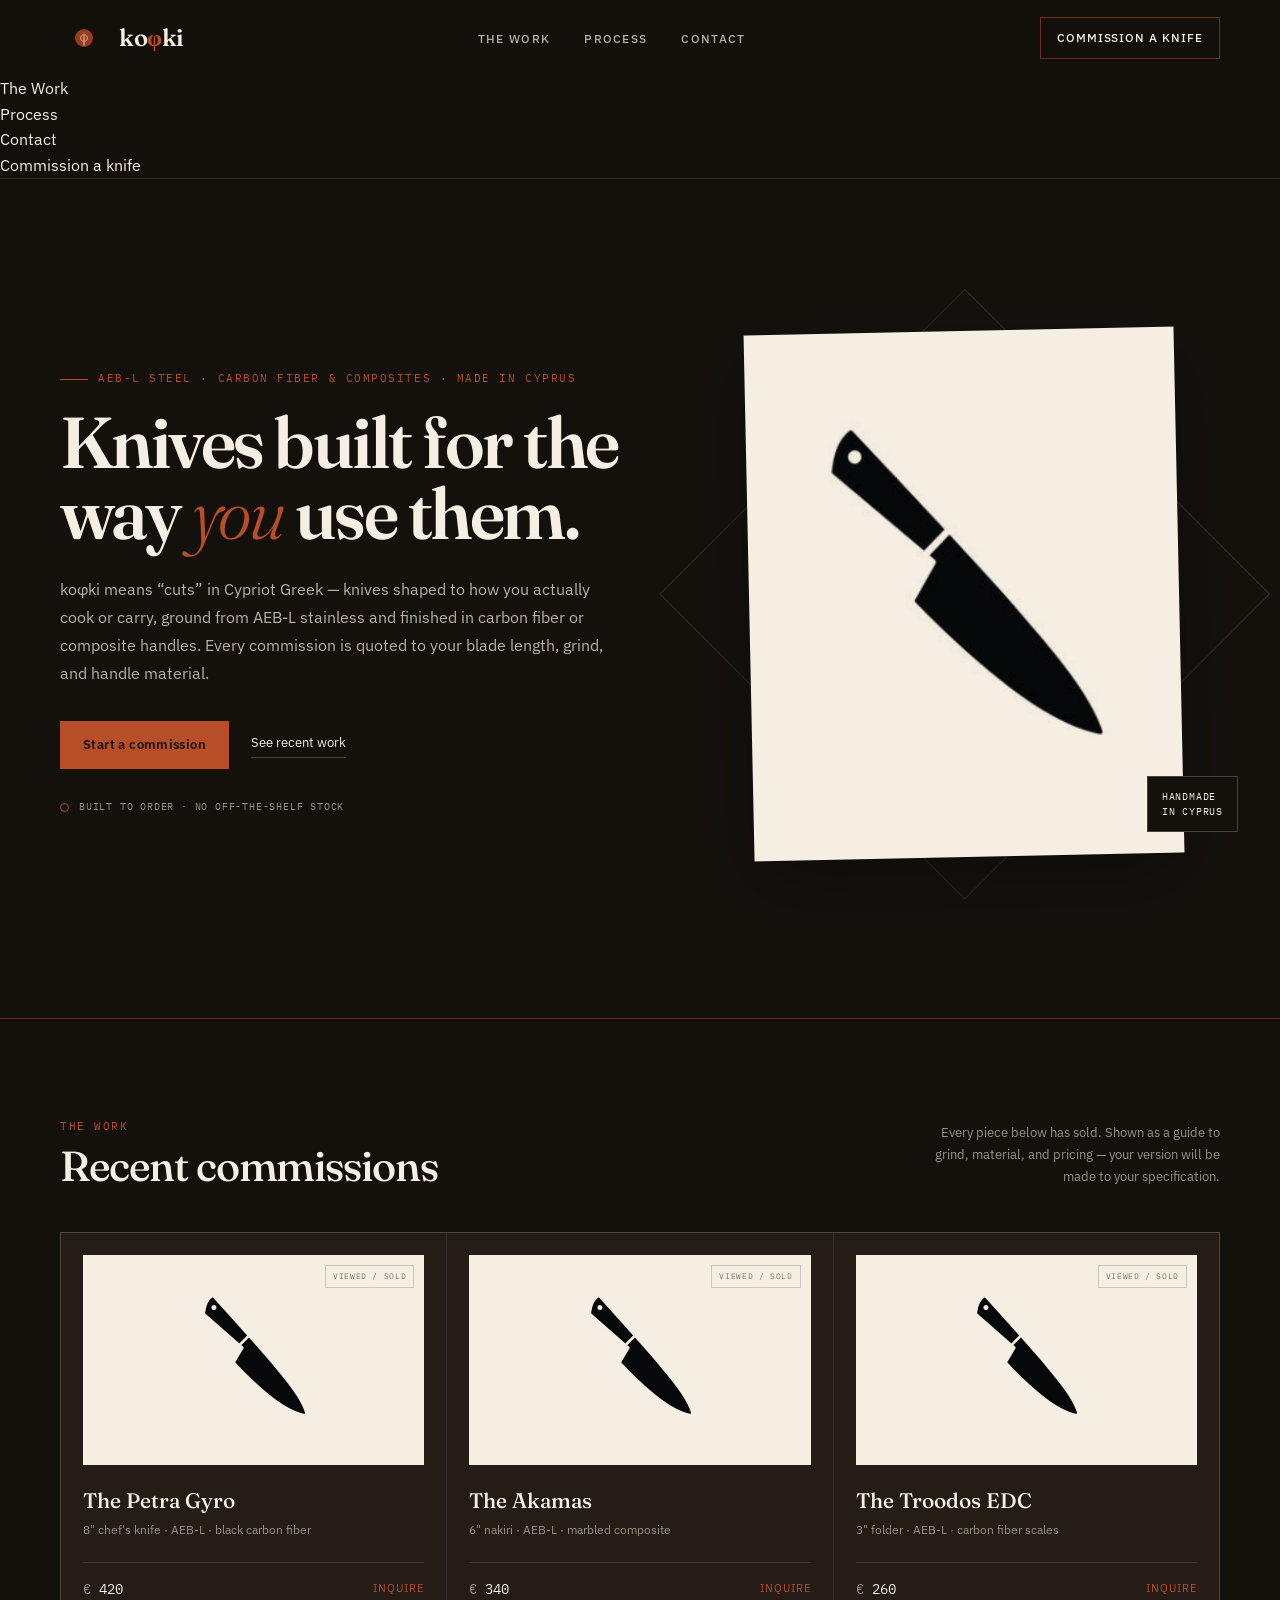
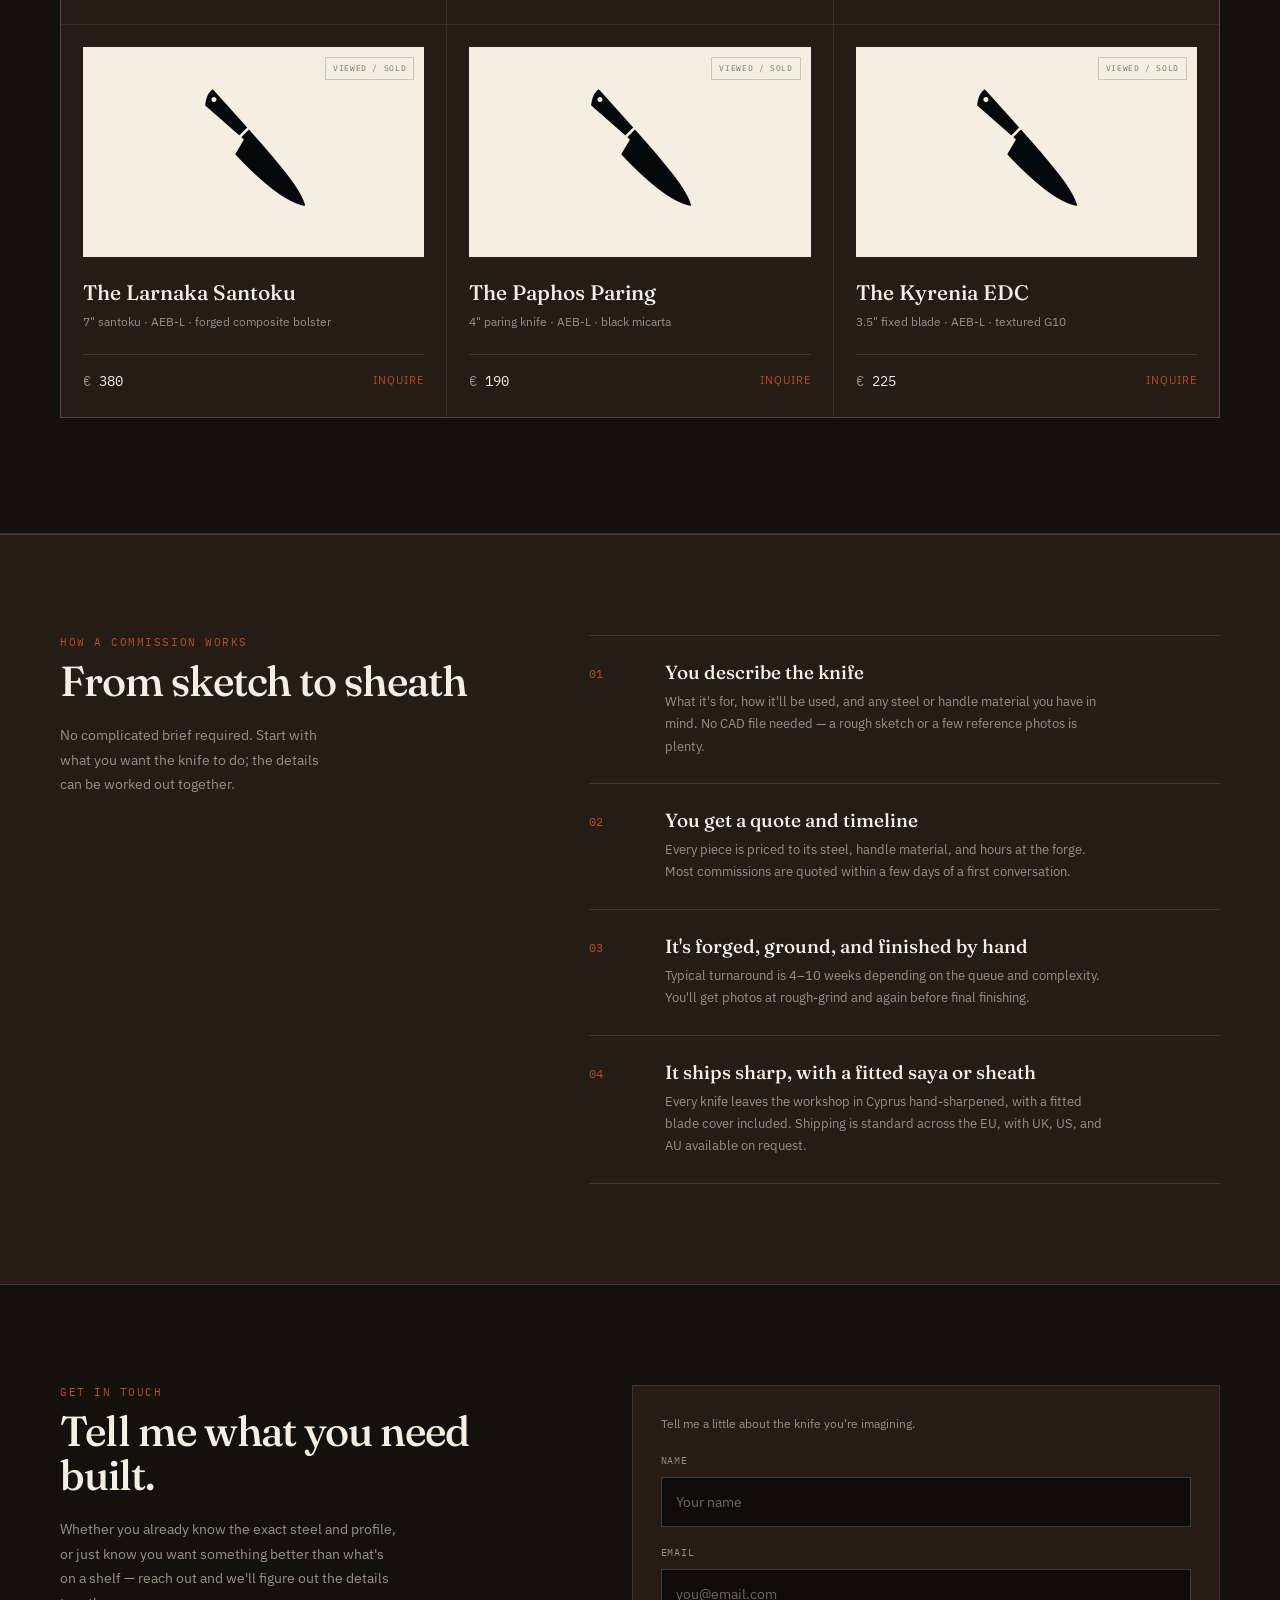
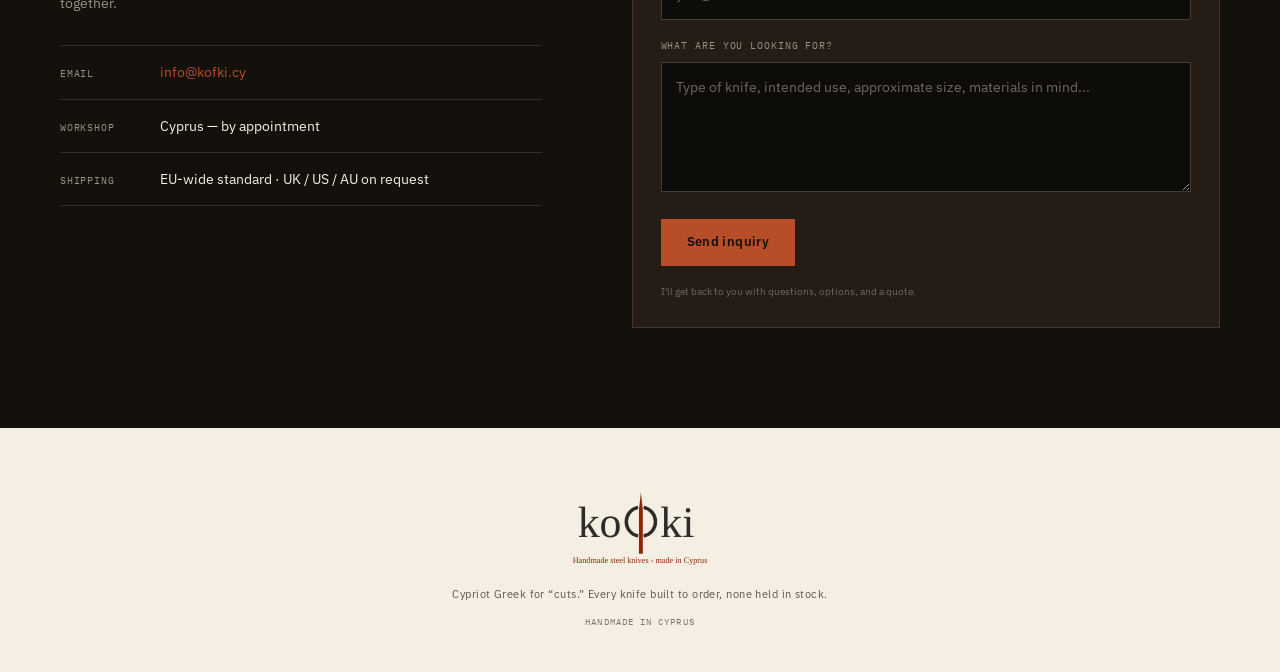
<file: kofki-revised.html>
<!DOCTYPE html>
<html lang="en">
<head>
  <meta charset="UTF-8">
  <meta name="viewport" content="width=device-width, initial-scale=1.0">

  <title>koφki — Custom Chef Knives & EDC, Built to Order</title>
  <meta name="description" content="koφki makes custom chef knives and EDC blades in Cyprus, built to order from AEB-L stainless steel with carbon fiber and composite handles.">
  <meta name="theme-color" content="#14110D">
  <meta name="robots" content="index,follow">

  <meta property="og:title" content="koφki — Custom Chef Knives & EDC">
  <meta property="og:description" content="Custom knives made to order in Cyprus. AEB-L stainless steel, carbon fiber and composite handles.">
  <meta property="og:type" content="website">
  <meta property="og:image" content="images/knives/hero-featured.jpg">

  <link rel="preconnect" href="https://fonts.googleapis.com">
  <link rel="preconnect" href="https://fonts.gstatic.com" crossorigin>
  <link rel="icon" type="image/svg+xml" href="images/brand/kofki-icon.svg">
  <link href="https://fonts.googleapis.com/css2?family=Fraunces:opsz,wght@9..144,300;9..144,500;9..144,600;9..144,700&family=IBM+Plex+Sans:wght@400;500;600&family=IBM+Plex+Mono:wght@400;500&display=swap" rel="stylesheet">

  <style>
    :root{
      --forge-black:#14110D;
      --forge-deep:#0E0C09;
      --bone:#F5EFE3;
      --bone-soft:#E9E0D0;
      --ember:#B84E27;
      --ember-bright:#D86638;
      --ember-dim:#6E2C14;
      --ash:#9A9185;
      --ash-light:#B9B0A3;
      --walnut:#241C15;
      --walnut-light:#2B2118;
      --hairline:rgba(245,239,227,.13);
      --hairline-strong:rgba(245,239,227,.22);
      --shadow:0 24px 70px rgba(0,0,0,.34);
      --max:1160px;
      --radius:2px;
    }

    *{margin:0;padding:0;box-sizing:border-box}

    html{
      scroll-behavior:smooth;
      scroll-padding-top:90px;
    }

    body{
      background:var(--forge-black);
      color:var(--bone);
      font-family:'IBM Plex Sans',sans-serif;
      line-height:1.6;
      -webkit-font-smoothing:antialiased;
      text-rendering:optimizeLegibility;
      overflow-x:hidden;
    }

    body.menu-open{overflow:hidden}

    a{color:inherit;text-decoration:none}
    img,svg{display:block;max-width:100%}
    button,input,textarea{font:inherit}

    ::selection{
      background:var(--ember);
      color:var(--forge-black);
    }

    .wrap{
      width:min(var(--max),calc(100% - 64px));
      margin:0 auto;
    }

    .skip-link{
      position:fixed;
      left:16px;
      top:-100px;
      z-index:100;
      background:var(--bone);
      color:var(--forge-black);
      padding:10px 14px;
    }

    .skip-link:focus{top:16px}

    /* Header */
    header{
      position:sticky;
      top:0;
      z-index:50;
      background:rgba(20,17,13,.88);
      backdrop-filter:blur(14px);
      -webkit-backdrop-filter:blur(14px);
      border-bottom:1px solid var(--hairline);
    }

    .navbar{
      width:min(var(--max),calc(100% - 48px));
      min-height:76px;
      margin:0 auto;
      display:flex;
      align-items:center;
      justify-content:space-between;
      gap:28px;
    }

    .brand-group{
      display:flex;
      align-items:center;
      gap:11px;
      flex-shrink:0;
    }

    .logomark{
      width:48px;
      height:48px;
      object-fit:contain;
    }

    .brand{
      font-family:'Fraunces',serif;
      font-weight:600;
      font-size:24px;
      line-height:1;
      letter-spacing:-.02em;
    }

    .brand span{color:var(--ember)}

    nav ul{
      display:flex;
      align-items:center;
      gap:34px;
      list-style:none;
    }

    nav a{
      position:relative;
      color:var(--ash-light);
      font-size:12px;
      font-weight:500;
      letter-spacing:.11em;
      text-transform:uppercase;
      transition:color .2s ease;
    }

    nav a::after{
      content:"";
      position:absolute;
      left:0;
      bottom:-7px;
      width:0;
      height:1px;
      background:var(--ember);
      transition:width .2s ease;
    }

    nav a:hover,
    nav a:focus-visible{color:var(--bone)}

    nav a:hover::after,
    nav a:focus-visible::after{width:100%}

    .nav-cta{
      border:1px solid var(--ember-dim);
      padding:10px 16px;
      color:var(--bone);
      font-size:12px;
      font-weight:500;
      letter-spacing:.08em;
      text-transform:uppercase;
      transition:background .2s ease,border-color .2s ease,transform .2s ease;
      white-space:nowrap;
    }

    .nav-cta:hover{
      background:var(--ember-dim);
      border-color:var(--ember);
      transform:translateY(-1px);
    }

    .menu-toggle{
      display:none;
      width:44px;
      height:44px;
      border:1px solid var(--hairline-strong);
      background:transparent;
      color:var(--bone);
      cursor:pointer;
      align-items:center;
      justify-content:center;
    }

    .menu-toggle span,
    .menu-toggle span::before,
    .menu-toggle span::after{
      display:block;
      width:18px;
      height:1px;
      background:currentColor;
      transition:transform .2s ease,opacity .2s ease;
    }

    .menu-toggle span{position:relative}
    .menu-toggle span::before,
    .menu-toggle span::after{
      content:"";
      position:absolute;
      left:0;
    }
    .menu-toggle span::before{top:-6px}
    .menu-toggle span::after{top:6px}

    .menu-toggle[aria-expanded="true"] span{background:transparent}
    .menu-toggle[aria-expanded="true"] span::before{transform:translateY(6px) rotate(45deg)}
    .menu-toggle[aria-expanded="true"] span::after{transform:translateY(-6px) rotate(-45deg)}

    /* Signature divider */
    .blade-edge{
      height:16px;
      width:100%;
      position:relative;
      background:
        repeating-linear-gradient(
          90deg,
          transparent 0,
          transparent 23px,
          var(--hairline) 24px
        );
      background-size:100% 1px;
      background-position:center bottom;
      background-repeat:no-repeat;
    }

    .blade-edge::after{
      content:"";
      position:absolute;
      left:0;
      right:0;
      bottom:0;
      height:1px;
      background:var(--hairline);
    }

    .blade-edge.accent::after{background:var(--ember-dim)}

    /* Hero */
    .hero{
      width:min(var(--max),calc(100% - 64px));
      margin:0 auto;
      min-height:calc(100vh - 76px);
      padding:92px 0 88px;
      display:grid;
      grid-template-columns:minmax(0,1.06fr) minmax(320px,.94fr);
      gap:72px;
      align-items:center;
    }

    .eyebrow,
    .section-eyebrow{
      font-family:'IBM Plex Mono',monospace;
      font-size:11px;
      line-height:1.4;
      letter-spacing:.14em;
      text-transform:uppercase;
      color:var(--ember);
    }

    .eyebrow{
      display:flex;
      align-items:center;
      gap:10px;
      margin-bottom:20px;
    }

    .eyebrow::before{
      content:"";
      width:28px;
      height:1px;
      flex:0 0 28px;
      background:var(--ember);
    }

    h1,h2,h3{
      font-family:'Fraunces',serif;
    }

    h1{
      max-width:720px;
      font-size:clamp(44px,6vw,72px);
      line-height:.99;
      letter-spacing:-.035em;
      font-weight:600;
      margin-bottom:26px;
    }

    h1 em{
      color:var(--ember);
      font-weight:300;
      font-style:italic;
    }

    .hero-lede{
      max-width:56ch;
      color:var(--ash-light);
      font-size:16px;
      line-height:1.75;
      margin-bottom:34px;
    }

    .hero-actions{
      display:flex;
      align-items:center;
      gap:22px;
      flex-wrap:wrap;
    }

    .btn-primary{
      display:inline-flex;
      align-items:center;
      justify-content:center;
      min-height:48px;
      padding:0 23px;
      background:var(--ember);
      color:var(--forge-black);
      font-size:13px;
      font-weight:600;
      letter-spacing:.03em;
      transition:background .2s ease,transform .2s ease,box-shadow .2s ease;
    }

    .btn-primary:hover{
      background:var(--ember-bright);
      transform:translateY(-2px);
      box-shadow:0 10px 28px rgba(184,78,39,.18);
    }

    .btn-ghost{
      color:var(--bone);
      font-size:13px;
      border-bottom:1px solid var(--hairline-strong);
      padding-bottom:3px;
      transition:border-color .2s ease,color .2s ease;
    }

    .btn-ghost:hover{
      border-color:var(--ember);
      color:var(--ember);
    }

    .hero-note{
      display:flex;
      align-items:center;
      gap:10px;
      margin-top:30px;
      color:var(--ash);
      font-family:'IBM Plex Mono',monospace;
      font-size:10px;
      letter-spacing:.08em;
      text-transform:uppercase;
    }

    .hero-note::before{
      content:"";
      width:7px;
      height:7px;
      border:1px solid var(--ember);
      border-radius:50%;
    }

    .hero-art{
      position:relative;
      display:flex;
      justify-content:center;
      align-items:center;
    }

    .hero-art::before{
      content:"";
      position:absolute;
      width:84%;
      aspect-ratio:1;
      border:1px solid var(--hairline);
      transform:rotate(45deg);
    }

    .hero-photo-frame{
      position:relative;
      z-index:1;
      width:min(100%,430px);
      padding:24px;
      background:var(--bone);
      box-shadow:var(--shadow);
      transform:rotate(-1.2deg);
      transition:transform .4s ease;
    }

    .hero-photo-frame:hover{transform:rotate(0deg) translateY(-4px)}

    .hero-photo-frame img{
      width:100%;
      aspect-ratio:4/5;
      object-fit:cover;
      object-position:center;
      mix-blend-mode:multiply;
    }

    .hero-stamp{
      position:absolute;
      z-index:2;
      right:-18px;
      bottom:24px;
      padding:12px 14px;
      background:var(--forge-black);
      border:1px solid var(--hairline-strong);
      color:var(--bone);
      font-family:'IBM Plex Mono',monospace;
      font-size:10px;
      line-height:1.5;
      letter-spacing:.08em;
      text-transform:uppercase;
    }

    /* Sections */
    .section{padding:100px 0}

    .section-head{
      display:flex;
      justify-content:space-between;
      align-items:flex-end;
      gap:32px;
      margin-bottom:44px;
    }

    .section-eyebrow{margin-bottom:9px}

    h2{
      font-size:clamp(32px,4vw,42px);
      font-weight:500;
      line-height:1.05;
      letter-spacing:-.025em;
    }

    .section-note{
      max-width:38ch;
      color:var(--ash);
      font-size:13px;
      line-height:1.7;
      text-align:right;
    }

    /* Catalog */
    .catalog-grid{
      display:grid;
      grid-template-columns:repeat(3,1fr);
      gap:1px;
      background:var(--hairline);
      border:1px solid var(--hairline);
    }

    .knife-card{
      position:relative;
      background:var(--walnut);
      padding:22px 22px 24px;
      display:flex;
      flex-direction:column;
      min-height:380px;
      transition:background .25s ease,transform .25s ease;
    }

    .knife-card:hover{
      background:var(--walnut-light);
      transform:translateY(-3px);
      z-index:2;
    }

    .knife-art{
      position:relative;
      height:210px;
      display:flex;
      align-items:center;
      justify-content:center;
      margin-bottom:23px;
      overflow:hidden;
      background:var(--bone);
    }

    .knife-art::after{
      content:"VIEWED / SOLD";
      position:absolute;
      top:10px;
      right:10px;
      padding:4px 7px;
      border:1px solid rgba(20,17,13,.18);
      color:rgba(20,17,13,.56);
      font-family:'IBM Plex Mono',monospace;
      font-size:8px;
      letter-spacing:.08em;
    }

    .knife-art img{
      width:100%;
      height:100%;
      object-fit:contain;
      padding:15px;
      mix-blend-mode:multiply;
      transition:transform .35s ease;
    }

    .knife-card:hover .knife-art img{transform:scale(1.035)}

    .knife-name{
      font-family:'Fraunces',serif;
      font-weight:500;
      font-size:21px;
      line-height:1.2;
      margin-bottom:7px;
    }

    .knife-spec{
      color:var(--ash);
      font-size:12px;
      line-height:1.65;
      margin-bottom:22px;
      flex-grow:1;
    }

    .knife-foot{
      display:flex;
      justify-content:space-between;
      align-items:center;
      gap:14px;
      padding-top:15px;
      border-top:1px solid var(--hairline);
    }

    .knife-price{
      font-family:'IBM Plex Mono',monospace;
      font-size:14px;
      color:var(--bone);
    }

    .knife-price::before{
      content:"€ ";
      color:var(--ash);
    }

    .knife-link{
      font-size:11px;
      letter-spacing:.09em;
      text-transform:uppercase;
      color:var(--ember);
      border-bottom:1px solid transparent;
      transition:border-color .2s ease;
    }

    .knife-link:hover{border-color:var(--ember)}

    /* Process */
    .process{
      background:var(--walnut);
      border-top:1px solid var(--hairline);
      border-bottom:1px solid var(--hairline);
    }

    .process-inner{
      padding:100px 0;
      display:grid;
      grid-template-columns:.82fr 1.18fr;
      gap:90px;
      align-items:start;
    }

    .process-intro{
      position:sticky;
      top:112px;
    }

    .process-intro p{
      color:var(--ash);
      max-width:34ch;
      font-size:14px;
      line-height:1.75;
      margin-top:20px;
    }

    .process-list{list-style:none}

    .process-list li{
      display:grid;
      grid-template-columns:56px 1fr;
      gap:20px;
      padding:25px 0;
      border-top:1px solid var(--hairline);
    }

    .process-list li:last-child{border-bottom:1px solid var(--hairline)}

    .process-mark{
      font-family:'IBM Plex Mono',monospace;
      color:var(--ember);
      font-size:12px;
      padding-top:3px;
    }

    .process-list h3{
      font-weight:500;
      font-size:19px;
      line-height:1.25;
      margin-bottom:7px;
    }

    .process-list p{
      color:var(--ash);
      font-size:13px;
      line-height:1.7;
      max-width:56ch;
    }

    /* Contact */
    .contact-inner{
      display:grid;
      grid-template-columns:.9fr 1.1fr;
      gap:90px;
      align-items:start;
    }

    .contact-copy p{
      color:var(--ash);
      font-size:14px;
      line-height:1.75;
      max-width:42ch;
      margin:20px 0 30px;
    }

    .contact-detail{
      display:flex;
      align-items:baseline;
      gap:18px;
      padding:15px 0;
      border-top:1px solid var(--hairline);
    }

    .contact-detail:last-child{border-bottom:1px solid var(--hairline)}

    .contact-label{
      min-width:82px;
      color:var(--ash);
      font-family:'IBM Plex Mono',monospace;
      font-size:10px;
      letter-spacing:.08em;
      text-transform:uppercase;
    }

    .contact-value{font-size:14px}
    .contact-value.link{
      color:var(--ember);
      transition:color .2s ease;
    }
    .contact-value.link:hover{color:var(--ember-bright)}

    form{
      display:flex;
      flex-direction:column;
      gap:18px;
      padding:28px;
      background:var(--walnut);
      border:1px solid var(--hairline);
    }

    .form-intro{
      color:var(--ash);
      font-size:12px;
      margin-bottom:2px;
    }

    label{
      display:block;
      color:var(--ash);
      font-family:'IBM Plex Mono',monospace;
      font-size:10px;
      letter-spacing:.09em;
      text-transform:uppercase;
      margin-bottom:8px;
    }

    input,textarea{
      width:100%;
      background:var(--forge-deep);
      border:1px solid var(--hairline-strong);
      border-radius:0;
      color:var(--bone);
      font-family:'IBM Plex Sans',sans-serif;
      font-size:14px;
      padding:13px 14px;
      transition:border-color .2s ease,background .2s ease;
    }

    input::placeholder,
    textarea::placeholder{color:#70685F}

    input:focus,
    textarea:focus{
      outline:none;
      border-color:var(--ember);
      background:#12100C;
    }

    textarea{
      resize:vertical;
      min-height:130px;
    }

    .form-submit{
      align-self:flex-start;
      margin-top:2px;
      border:0;
      cursor:pointer;
      background:var(--ember);
      color:var(--forge-black);
      font-size:13px;
      font-weight:600;
      letter-spacing:.03em;
      padding:13px 26px;
      transition:background .2s ease,transform .2s ease;
    }

    .form-submit:hover{
      background:var(--ember-bright);
      transform:translateY(-1px);
    }

    .form-fineprint{
      color:#71695F;
      font-size:10px;
      line-height:1.5;
    }

    /* Footer */
    footer{
      background:var(--bone);
      color:var(--forge-black);
      padding:62px 32px 42px;
      text-align:center;
    }

    .footer-wordmark{
      width:180px;
      margin:0 auto 18px;
    }

    .footer-tagline{
      color:#5A5650;
      font-size:11px;
      letter-spacing:.04em;
    }

    .footer-location{
      color:#7A746B;
      font-family:'IBM Plex Mono',monospace;
      font-size:9px;
      letter-spacing:.12em;
      text-transform:uppercase;
      margin-top:12px;
    }

    /* Motion */
    @media (prefers-reduced-motion:no-preference){
      .reveal{
        opacity:0;
        transform:translateY(14px);
        animation:reveal .7s ease forwards;
      }

      .reveal.delay-1{animation-delay:.08s}
      .reveal.delay-2{animation-delay:.16s}
      .reveal.delay-3{animation-delay:.24s}

      @keyframes reveal{
        to{opacity:1;transform:none}
      }
    }

    /* Tablet */
    @media (max-width:960px){
      .hero{
        grid-template-columns:1fr;
        gap:55px;
        padding-top:72px;
      }

      .hero-art{order:-1}

      .hero-photo-frame{width:min(100%,390px)}

      .catalog-grid{grid-template-columns:repeat(2,1fr)}

      .process-inner,
      .contact-inner{
        grid-template-columns:1fr;
        gap:50px;
      }

      .process-intro{position:static}

      .section-note{text-align:left}

      nav ul{gap:22px}
    }

    /* Mobile */
    @media (max-width:700px){
      .wrap,
      .hero{
        width:min(var(--max),calc(100% - 40px));
      }

      .navbar{
        width:calc(100% - 40px);
        min-height:68px;
      }

      .logomark{
        width:42px;
        height:42px;
      }

      .brand{font-size:22px}

      .navbar nav,
      .navbar .nav-cta{display:none}

      .menu-toggle{display:flex}

      .mobile-nav{
        display:none;
        position:fixed;
        inset:69px 0 0;
        z-index:40;
        background:rgba(14,12,9,.98);
        padding:30px 20px;
        border-top:1px solid var(--hairline);
      }

      .mobile-nav.open{display:block}

      .mobile-nav ul{
        list-style:none;
        display:flex;
        flex-direction:column;
        gap:0;
      }

      .mobile-nav li{border-bottom:1px solid var(--hairline)}

      .mobile-nav a{
        display:flex;
        align-items:center;
        justify-content:space-between;
        padding:19px 0;
        font-family:'Fraunces',serif;
        font-size:27px;
      }

      .mobile-nav a::after{
        content:"↗";
        color:var(--ember);
        font-family:'IBM Plex Mono',monospace;
        font-size:15px;
      }

      .mobile-nav .mobile-cta{
        margin-top:24px;
        background:var(--ember);
        color:var(--forge-black);
        justify-content:center;
        font-family:'IBM Plex Sans',sans-serif;
        font-size:13px;
        font-weight:600;
        letter-spacing:.05em;
        text-transform:uppercase;
      }

      .mobile-nav .mobile-cta::after{display:none}

      .hero{
        min-height:auto;
        padding:58px 0 70px;
        gap:42px;
      }

      .hero-art::before{width:78%}

      .hero-photo-frame{
        padding:16px;
      }

      .hero-stamp{
        right:-5px;
        bottom:15px;
      }

      h1{
        font-size:clamp(40px,12vw,58px);
      }

      .hero-lede{
        font-size:15px;
        line-height:1.7;
      }

      .section{padding:72px 0}

      .section-head{
        display:block;
        margin-bottom:30px;
      }

      .section-note{margin-top:15px}

      .catalog-grid{grid-template-columns:1fr}

      .knife-card{min-height:0}

      .knife-art{height:240px}

      .process-inner{padding:72px 0}

      .process-list li{
        grid-template-columns:40px 1fr;
        gap:12px;
      }

      .contact-inner{gap:40px}

      form{padding:20px}

      footer{padding:50px 20px 36px}
    }

    @media (max-width:420px){
      .hero-actions{
        align-items:stretch;
        flex-direction:column;
      }

      .btn-primary{
        width:100%;
      }

      .hero-stamp{font-size:8px}

      .contact-detail{
        align-items:flex-start;
        flex-direction:column;
        gap:5px;
      }

      .contact-label{min-width:0}
    }
  </style>
</head>

<body>
  <a class="skip-link" href="#main">Skip to content</a>

  <header>
    <div class="navbar">
      <a href="#" class="brand-group" aria-label="koφki home">
        <img class="logomark" src="images/brand/kofki-icon.svg" alt="koφki logo">
        <div class="brand">ko<span>φ</span>ki</div>
      </a>

      <nav aria-label="Primary navigation">
        <ul>
          <li><a href="#work">The Work</a></li>
          <li><a href="#process">Process</a></li>
          <li><a href="#contact">Contact</a></li>
        </ul>
      </nav>

      <a href="#contact" class="nav-cta">Commission a knife</a>

      <button class="menu-toggle" type="button" aria-label="Open menu" aria-expanded="false" aria-controls="mobile-menu">
        <span></span>
      </button>
    </div>

    <div class="mobile-nav" id="mobile-menu">
      <ul>
        <li><a href="#work">The Work</a></li>
        <li><a href="#process">Process</a></li>
        <li><a href="#contact">Contact</a></li>
        <li><a href="#contact" class="mobile-cta">Commission a knife</a></li>
      </ul>
    </div>
  </header>

  <main id="main">
    <section class="hero" aria-labelledby="hero-title">
      <div>
        <div class="eyebrow reveal">AEB-L steel · Carbon fiber & composites · Made in Cyprus</div>

        <h1 id="hero-title" class="reveal delay-1">
          Knives built for the way <em>you</em> use them.
        </h1>

        <p class="hero-lede reveal delay-2">
          koφki means “cuts” in Cypriot Greek — knives shaped to how you actually cook or carry,
          ground from AEB-L stainless and finished in carbon fiber or composite handles.
          Every commission is quoted to your blade length, grind, and handle material.
        </p>

        <div class="hero-actions reveal delay-3">
          <a href="#contact" class="btn-primary">Start a commission</a>
          <a href="#work" class="btn-ghost">See recent work</a>
        </div>

        <div class="hero-note">Built to order · No off-the-shelf stock</div>
      </div>

      <div class="hero-art">
        <div class="hero-photo-frame">
          <img
            src="images/knives/hero-featured.jpg"
            alt="Featured koφki custom knife"
            fetchpriority="high"
          >
        </div>
        <div class="hero-stamp">Handmade<br>in Cyprus</div>
      </div>
    </section>

    <div class="blade-edge accent" aria-hidden="true"></div>

    <section class="section" id="work" aria-labelledby="work-title">
      <div class="wrap">
        <div class="section-head">
          <div>
            <div class="section-eyebrow">The work</div>
            <h2 id="work-title">Recent commissions</h2>
          </div>

          <p class="section-note">
            Every piece below has sold. Shown as a guide to grind, material, and pricing —
            your version will be made to your specification.
          </p>
        </div>

        <div class="catalog-grid">

          <article class="knife-card">
            <div class="knife-art">
              <img src="images/knives/petra-gyro.jpg" alt="The Petra Gyro — 8 inch chef's knife" loading="lazy">
            </div>
            <h3 class="knife-name">The Petra Gyro</h3>
            <p class="knife-spec">8&quot; chef's knife · AEB-L · black carbon fiber</p>
            <div class="knife-foot">
              <span class="knife-price">420</span>
              <a href="#contact" class="knife-link" aria-label="Inquire about The Petra Gyro">Inquire</a>
            </div>
          </article>

          <article class="knife-card">
            <div class="knife-art">
              <img src="images/knives/akamas.jpg" alt="The Akamas — 6 inch nakiri" loading="lazy">
            </div>
            <h3 class="knife-name">The Akamas</h3>
            <p class="knife-spec">6&quot; nakiri · AEB-L · marbled composite</p>
            <div class="knife-foot">
              <span class="knife-price">340</span>
              <a href="#contact" class="knife-link" aria-label="Inquire about The Akamas">Inquire</a>
            </div>
          </article>

          <article class="knife-card">
            <div class="knife-art">
              <img src="images/knives/troodos-edc.jpg" alt="The Troodos EDC — 3 inch folder" loading="lazy">
            </div>
            <h3 class="knife-name">The Troodos EDC</h3>
            <p class="knife-spec">3&quot; folder · AEB-L · carbon fiber scales</p>
            <div class="knife-foot">
              <span class="knife-price">260</span>
              <a href="#contact" class="knife-link" aria-label="Inquire about The Troodos EDC">Inquire</a>
            </div>
          </article>

          <article class="knife-card">
            <div class="knife-art">
              <img src="images/knives/larnaka-santoku.jpg" alt="The Larnaka Santoku — 7 inch santoku" loading="lazy">
            </div>
            <h3 class="knife-name">The Larnaka Santoku</h3>
            <p class="knife-spec">7&quot; santoku · AEB-L · forged composite bolster</p>
            <div class="knife-foot">
              <span class="knife-price">380</span>
              <a href="#contact" class="knife-link" aria-label="Inquire about The Larnaka Santoku">Inquire</a>
            </div>
          </article>

          <article class="knife-card">
            <div class="knife-art">
              <img src="images/knives/paphos-paring.jpg" alt="The Paphos Paring — 4 inch paring knife" loading="lazy">
            </div>
            <h3 class="knife-name">The Paphos Paring</h3>
            <p class="knife-spec">4&quot; paring knife · AEB-L · black micarta</p>
            <div class="knife-foot">
              <span class="knife-price">190</span>
              <a href="#contact" class="knife-link" aria-label="Inquire about The Paphos Paring">Inquire</a>
            </div>
          </article>

          <article class="knife-card">
            <div class="knife-art">
              <img src="images/knives/kyrenia-edc.jpg" alt="The Kyrenia EDC — 3.5 inch fixed blade" loading="lazy">
            </div>
            <h3 class="knife-name">The Kyrenia EDC</h3>
            <p class="knife-spec">3.5&quot; fixed blade · AEB-L · textured G10</p>
            <div class="knife-foot">
              <span class="knife-price">225</span>
              <a href="#contact" class="knife-link" aria-label="Inquire about The Kyrenia EDC">Inquire</a>
            </div>
          </article>

        </div>
      </div>
    </section>

    <div class="blade-edge" aria-hidden="true"></div>

    <section class="process" id="process" aria-labelledby="process-title">
      <div class="wrap process-inner">
        <div class="process-intro">
          <div class="section-eyebrow">How a commission works</div>
          <h2 id="process-title">From sketch to sheath</h2>
          <p>
            No complicated brief required. Start with what you want the knife to do;
            the details can be worked out together.
          </p>
        </div>

        <ol class="process-list">
          <li>
            <span class="process-mark">01</span>
            <div>
              <h3>You describe the knife</h3>
              <p>
                What it's for, how it'll be used, and any steel or handle material you have in mind.
                No CAD file needed — a rough sketch or a few reference photos is plenty.
              </p>
            </div>
          </li>

          <li>
            <span class="process-mark">02</span>
            <div>
              <h3>You get a quote and timeline</h3>
              <p>
                Every piece is priced to its steel, handle material, and hours at the forge.
                Most commissions are quoted within a few days of a first conversation.
              </p>
            </div>
          </li>

          <li>
            <span class="process-mark">03</span>
            <div>
              <h3>It's forged, ground, and finished by hand</h3>
              <p>
                Typical turnaround is 4–10 weeks depending on the queue and complexity.
                You'll get photos at rough-grind and again before final finishing.
              </p>
            </div>
          </li>

          <li>
            <span class="process-mark">04</span>
            <div>
              <h3>It ships sharp, with a fitted saya or sheath</h3>
              <p>
                Every knife leaves the workshop in Cyprus hand-sharpened, with a fitted blade cover included.
                Shipping is standard across the EU, with UK, US, and AU available on request.
              </p>
            </div>
          </li>
        </ol>
      </div>
    </section>

    <section class="section" id="contact" aria-labelledby="contact-title">
      <div class="wrap contact-inner">
        <div class="contact-copy">
          <div class="section-eyebrow">Get in touch</div>
          <h2 id="contact-title">Tell me what you need built.</h2>

          <p>
            Whether you already know the exact steel and profile, or just know you want
            something better than what's on a shelf — reach out and we'll figure out
            the details together.
          </p>

          <div class="contact-detail">
            <span class="contact-label">Email</span>
            <a href="mailto:info@kofki.cy" class="contact-value link">info@kofki.cy</a>
          </div>

          <div class="contact-detail">
            <span class="contact-label">Workshop</span>
            <span class="contact-value">Cyprus — by appointment</span>
          </div>

          <div class="contact-detail">
            <span class="contact-label">Shipping</span>
            <span class="contact-value">EU-wide standard · UK / US / AU on request</span>
          </div>
        </div>

        <!--
          IMPORTANT:
          Replace YOUR_FORM_ID with the Formspree form ID connected to info@kofki.cy.
        -->
        <form action="https://formspree.io/f/YOUR_FORM_ID" method="POST">
          <p class="form-intro">Tell me a little about the knife you're imagining.</p>

          <div>
            <label for="name">Name</label>
            <input
              id="name"
              name="name"
              type="text"
              placeholder="Your name"
              autocomplete="name"
              required
            >
          </div>

          <div>
            <label for="email">Email</label>
            <input
              id="email"
              name="email"
              type="email"
              placeholder="you@email.com"
              autocomplete="email"
              required
            >
          </div>

          <div>
            <label for="details">What are you looking for?</label>
            <textarea
              id="details"
              name="message"
              placeholder="Type of knife, intended use, approximate size, materials in mind..."
              required
            ></textarea>
          </div>

          <input type="hidden" name="_subject" value="New inquiry from kofki.cy">

          <!-- Honeypot spam protection -->
          <input
            type="text"
            name="_gotcha"
            tabindex="-1"
            autocomplete="off"
            style="position:absolute;left:-9999px;width:1px;height:1px;opacity:0"
            aria-hidden="true"
          >

          <button class="form-submit" type="submit">Send inquiry</button>

          <p class="form-fineprint">
            I'll get back to you with questions, options, and a quote.
          </p>
        </form>
      </div>
    </section>
  </main>

  <footer>
    <img
      class="footer-wordmark"
      src="images/brand/kofki-wordmark-footer.svg"
      alt="koφki — κόφκει"
      loading="lazy"
    >
    <p class="footer-tagline">Cypriot Greek for “cuts.” Every knife built to order, none held in stock.</p>
    <p class="footer-location">Handmade in Cyprus</p>
  </footer>

  <script>
    const menuToggle = document.querySelector('.menu-toggle');
    const mobileNav = document.querySelector('.mobile-nav');
    const mobileLinks = document.querySelectorAll('.mobile-nav a');

    function closeMenu() {
      mobileNav.classList.remove('open');
      menuToggle.setAttribute('aria-expanded', 'false');
      menuToggle.setAttribute('aria-label', 'Open menu');
      document.body.classList.remove('menu-open');
    }

    menuToggle.addEventListener('click', () => {
      const isOpen = mobileNav.classList.toggle('open');
      menuToggle.setAttribute('aria-expanded', String(isOpen));
      menuToggle.setAttribute('aria-label', isOpen ? 'Close menu' : 'Open menu');
      document.body.classList.toggle('menu-open', isOpen);
    });

    mobileLinks.forEach(link => {
      link.addEventListener('click', closeMenu);
    });

    window.addEventListener('resize', () => {
      if (window.innerWidth > 700) closeMenu();
    });
  </script>
</body>
</html>
</file>
<file: styles.css>
:root{--bg:#14161a;--panel:#1c1f24;--line:#2d3138;--text:#ece7dc;--muted:#a4a8ad;--rust:#993c1d;--rust-hi:#e07a52}
*{box-sizing:border-box}
html{scroll-behavior:smooth}
@media (prefers-reduced-motion:reduce){html{scroll-behavior:auto}}
body{margin:0;background:var(--bg);color:var(--text);font:400 1.0625rem/1.6 "Archivo",system-ui,sans-serif}
img,svg{max-width:100%;display:block}
a{color:inherit}
:focus-visible{outline:2px solid var(--rust-hi);outline-offset:3px}
.wrap{max-width:1100px;margin:0 auto;padding:0 24px}
header{border-bottom:1px solid var(--line)}
.bar{display:flex;align-items:center;gap:12px 28px;flex-wrap:wrap;max-width:1100px;margin:0 auto;padding:16px 24px}
.bar img{height:46px;width:auto}
nav{display:flex;gap:24px;margin-left:auto;flex-wrap:wrap}
nav a{text-decoration:none;color:var(--muted);font-weight:500}
nav a:hover,nav a[aria-current]{color:var(--text)}
.btn{display:inline-block;padding:12px 20px;background:var(--rust);color:#f5efe3;text-decoration:none;border:1px solid var(--rust);border-radius:3px;font:inherit;font-weight:700;cursor:pointer}
.btn:hover{background:#b0461f;border-color:#b0461f}
.btn.alt{background:transparent;border-color:var(--muted)}
.btn.alt:hover{border-color:var(--text)}
.btn.sm{padding:8px 14px;font-size:.95rem}
h1{font-size:clamp(2.4rem,6vw,4.25rem);line-height:1.05;letter-spacing:-.025em;font-weight:800;margin:0 0 20px}
h2{font-size:clamp(1.7rem,3.5vw,2.3rem);line-height:1.15;letter-spacing:-.02em;font-weight:700;margin:0 0 12px}
h3{font-size:1.15rem;margin:0 0 4px}
.lead{color:var(--muted);max-width:36em;margin:0 0 32px;font-size:1.15rem}
.actions{display:flex;gap:12px;flex-wrap:wrap}
.hero{display:grid;grid-template-columns:1.15fr .85fr;gap:48px;align-items:center;padding:80px 0}
.mark{background:var(--panel);border:1px solid var(--line);padding:32px;margin:0}
.mark svg{margin:0 auto;max-height:300px}
.mark figcaption{color:var(--muted);font-size:.95rem;margin-top:20px}
section{padding:64px 0;border-top:1px solid var(--line)}
.sub{color:var(--muted);max-width:40em;margin:0}
.grid{display:grid;grid-template-columns:repeat(auto-fill,minmax(290px,1fr));gap:24px;margin-top:36px}
.card img{width:100%;aspect-ratio:4/3;object-fit:cover;background:var(--panel);border:1px solid var(--line);margin-bottom:12px}
.card p{margin:0;color:var(--muted)}
.status{display:flex;align-items:center;gap:8px;font-size:.9rem;font-weight:500;margin-bottom:6px}
.status::before{content:"";width:9px;height:9px;border-radius:50%;background:var(--c)}
.s-yes{--c:#5fbf86}.s-req{--c:#e0b255}.s-no{--c:#7b8088}
.legend{display:flex;gap:8px 24px;flex-wrap:wrap;margin-top:18px;color:var(--muted);font-size:.95rem}
.legend .status{margin:0;color:var(--muted);font-weight:400}
.card a.ask{display:inline-block;margin-top:10px;color:var(--rust-hi);font-weight:500}
.price{color:var(--text);font-weight:700;margin-top:6px!important}
.paths{display:grid;grid-template-columns:repeat(auto-fit,minmax(260px,1fr));gap:24px;margin-top:36px}
.path{background:var(--panel);border:1px solid var(--line);padding:28px}
.path p{color:var(--muted);margin:0 0 20px}
ol.steps{list-style:none;counter-reset:s;padding:0;margin:36px 0 0;display:grid;grid-template-columns:repeat(auto-fit,minmax(230px,1fr));gap:28px}
ol.steps li{counter-increment:s;border-top:2px solid var(--rust);padding-top:14px}
ol.steps li::before{content:counter(s) ".";color:var(--rust-hi);font-weight:700}
ol.steps p{color:var(--muted);margin:6px 0 0}
.contact{display:grid;grid-template-columns:1fr 1fr;gap:48px;margin-top:36px}
dl{margin:24px 0 0}dt{font-weight:700}dd{margin:0 0 14px;color:var(--muted)}
form{display:grid;gap:16px}
label{display:grid;gap:6px;font-weight:500}
input,select,textarea{font:inherit;color:var(--text);background:var(--panel);border:1px solid var(--line);border-radius:3px;padding:11px 12px}
textarea{min-height:140px;resize:vertical}
#status{margin:0;color:var(--muted)}
.list{padding-left:1.2em;color:var(--muted);max-width:36em}
.list li{margin-bottom:6px}
.two{display:grid;grid-template-columns:1fr 1fr;gap:48px;align-items:start}
.two img{border:1px solid var(--line);width:100%}
.gallery{display:grid;grid-template-columns:repeat(auto-fill,minmax(300px,1fr));gap:16px;margin-top:36px}
.gallery img{width:100%;aspect-ratio:1;object-fit:cover;background:var(--panel);border:1px solid var(--line)}
footer{background:#fff;color:#4a4d52;padding:40px 0;font-size:.95rem}
footer .wrap{display:flex;justify-content:space-between;align-items:center;gap:16px;flex-wrap:wrap}
footer img{height:84px;width:auto}
@media (max-width:800px){.bar img{height:38px}footer img{height:64px}.hero,.two,.contact,.paths{grid-template-columns:1fr}.hero{padding:44px 0;gap:32px}section{padding:48px 0}.bar{padding:14px 20px}nav{margin-left:0;width:100%;gap:18px}.bar .btn{margin-left:auto}}
</file>
